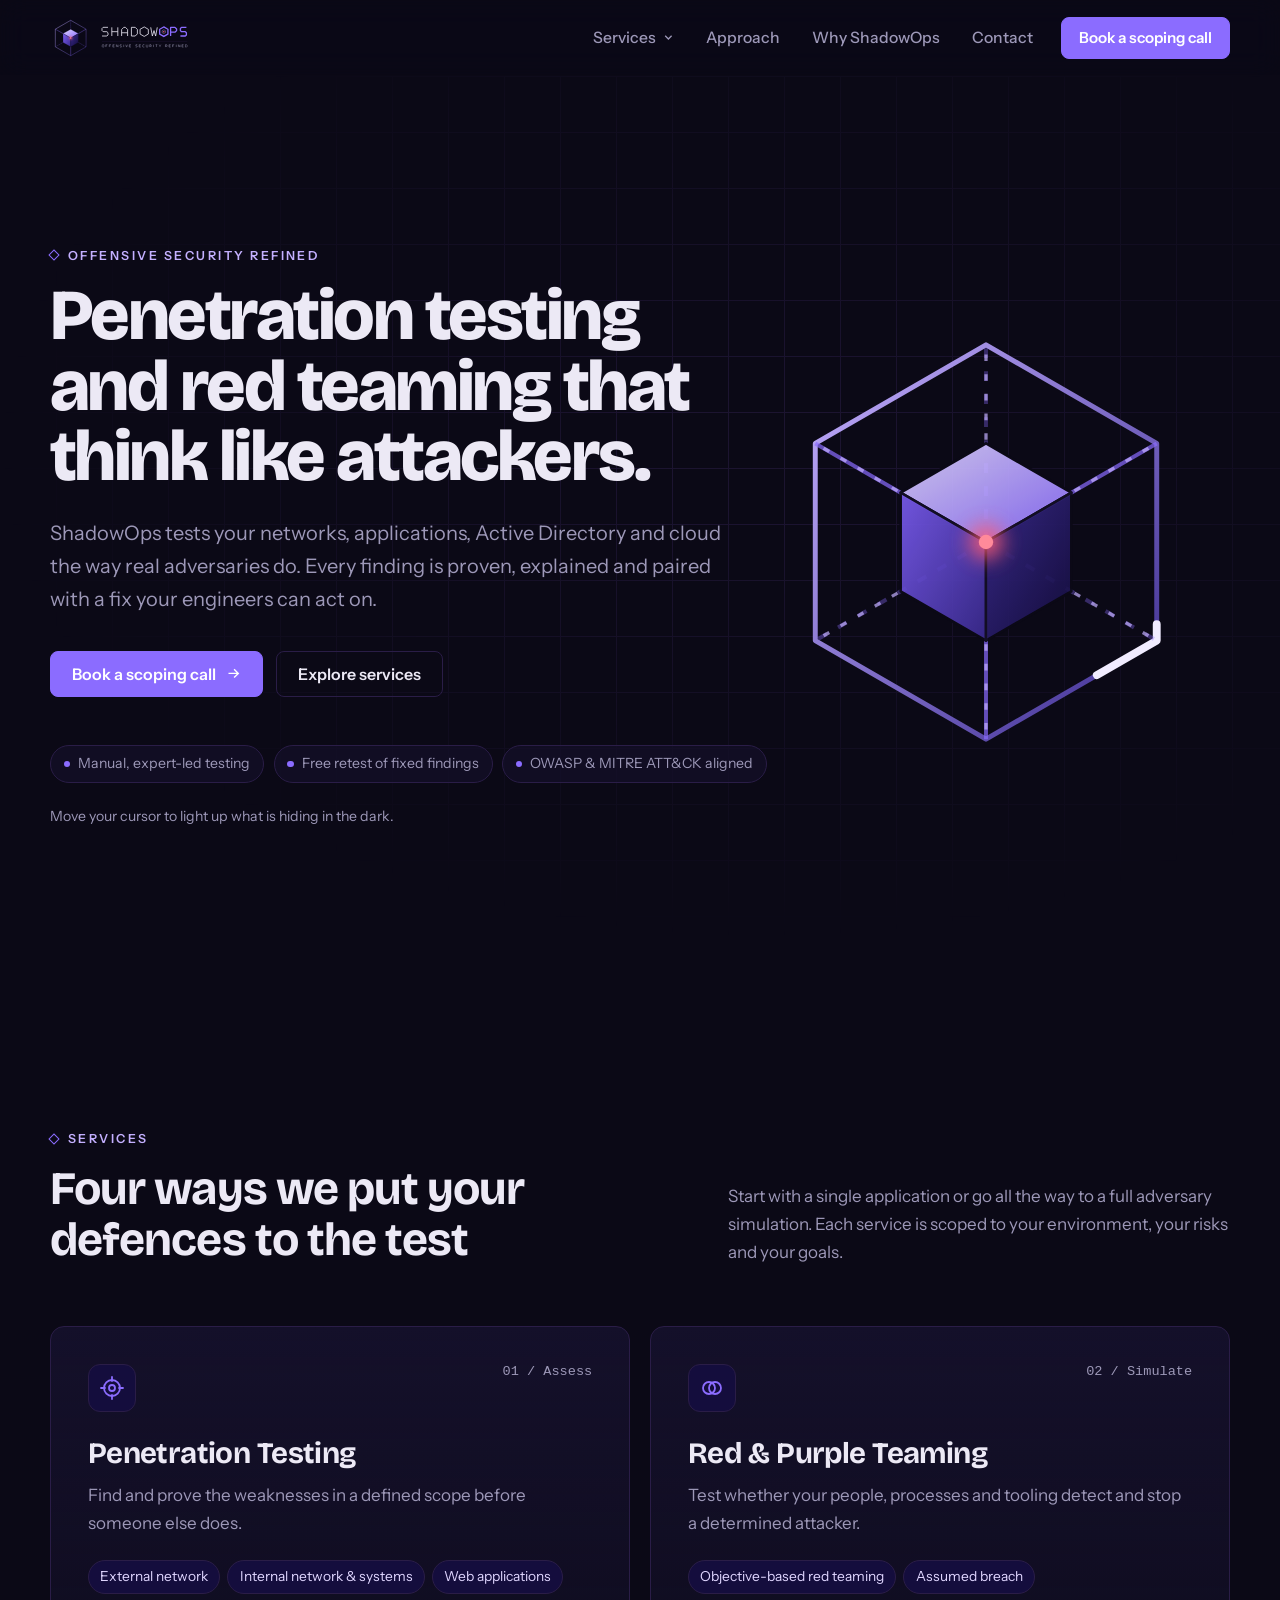
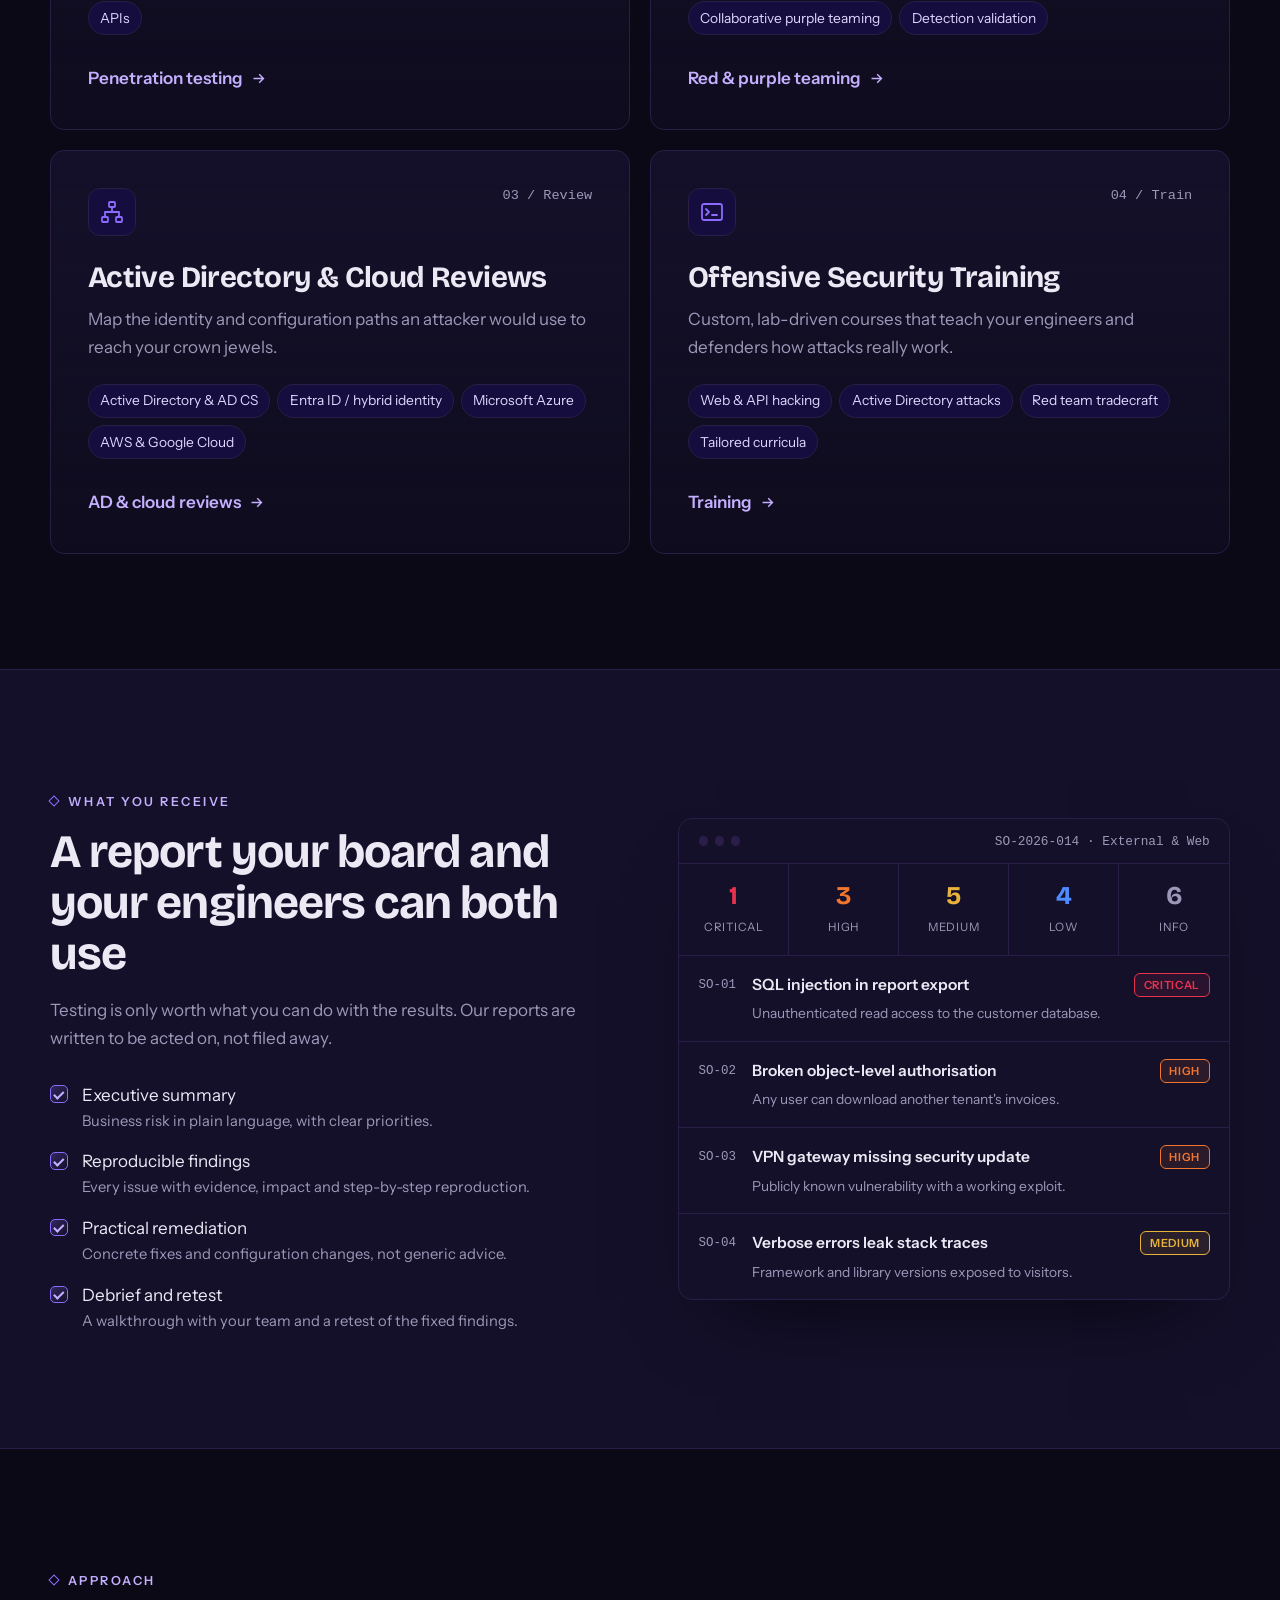
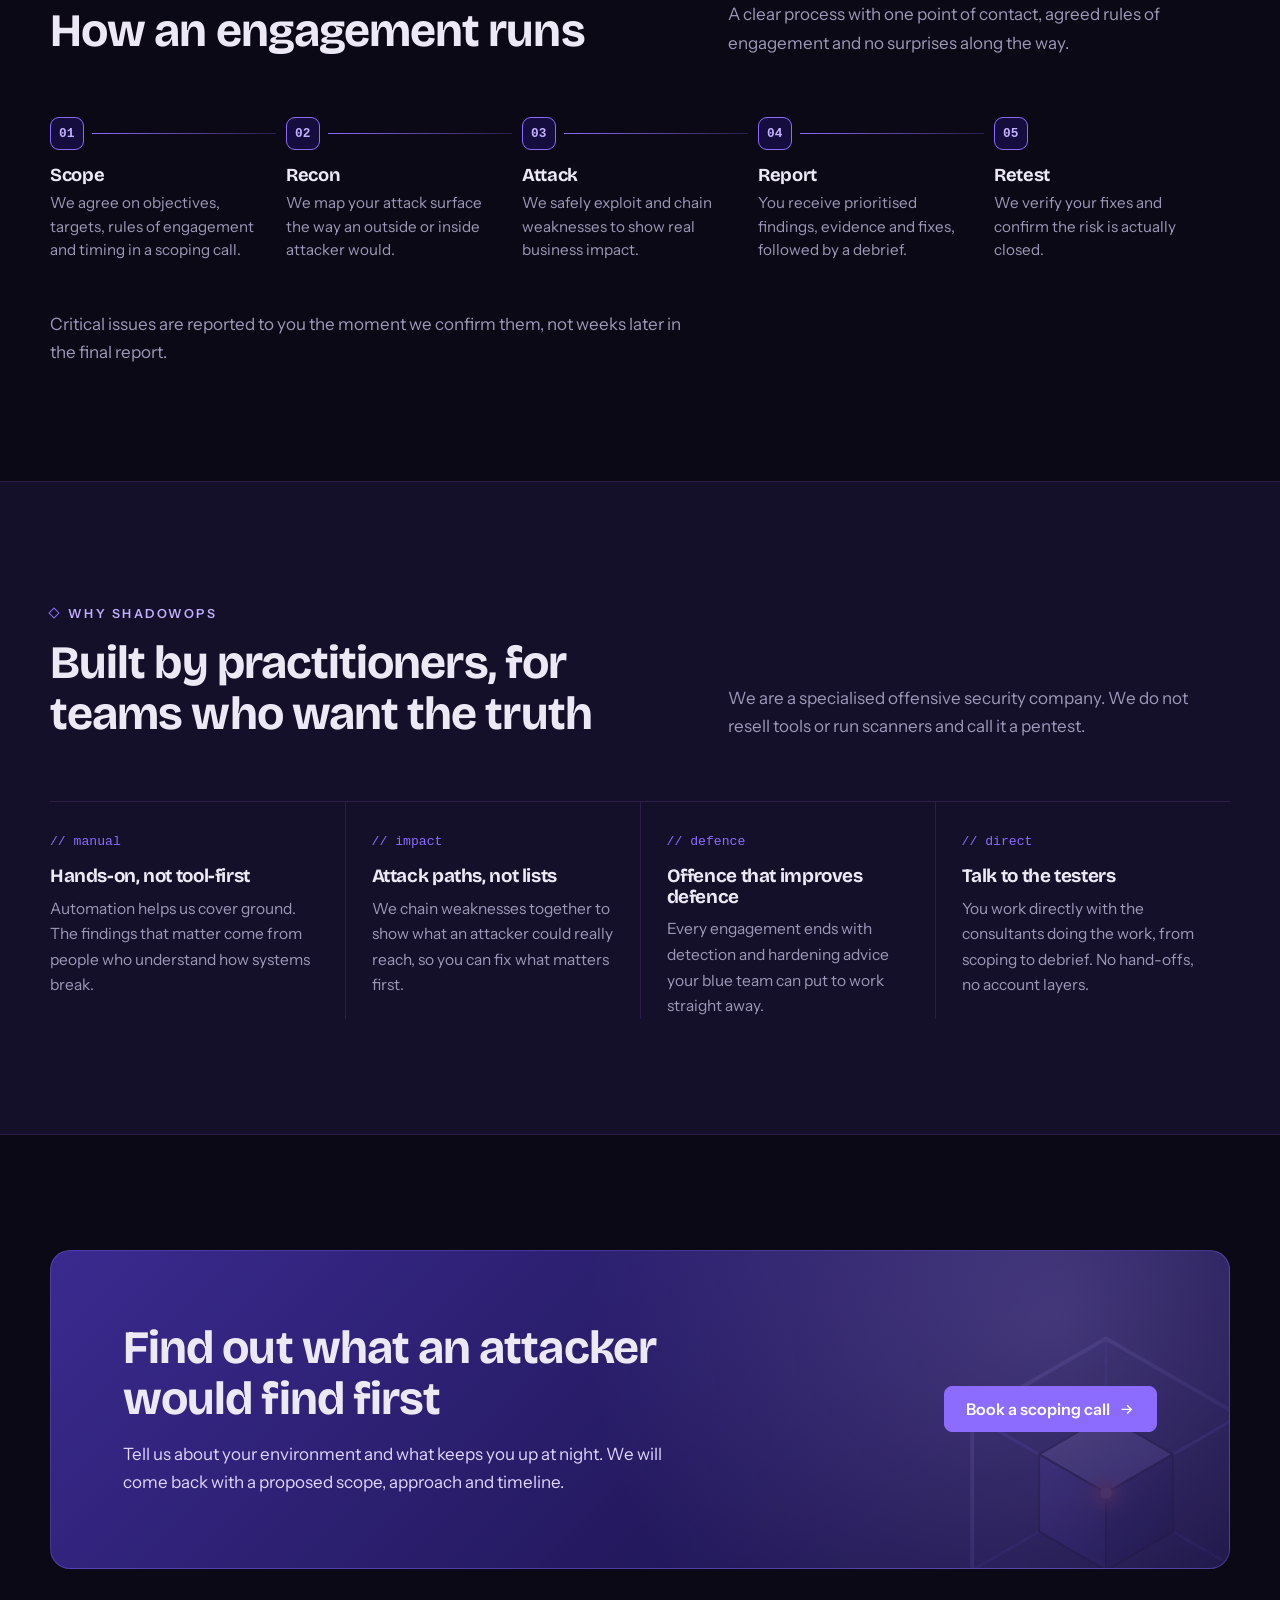
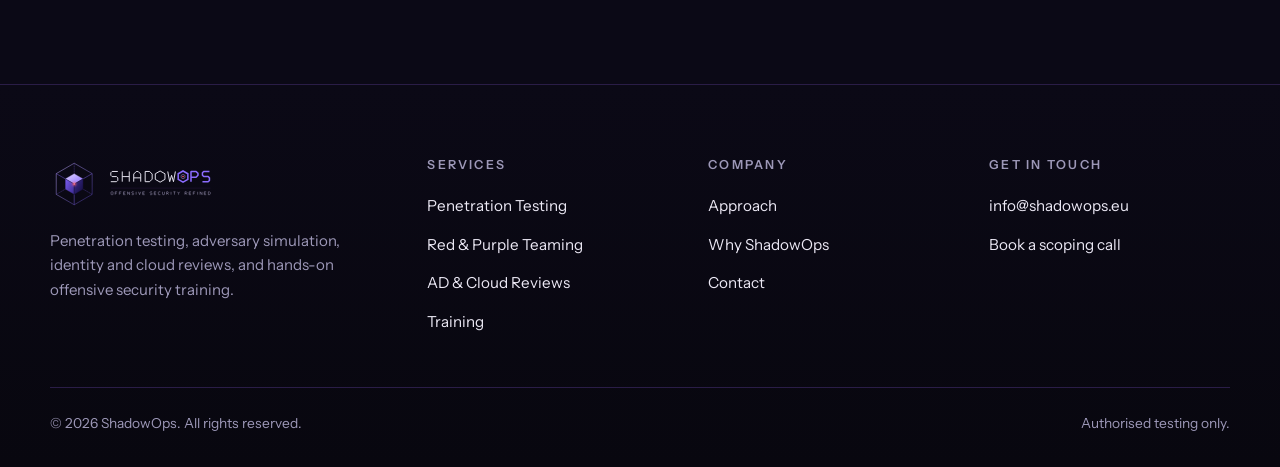
<file: index.html>
<!DOCTYPE html>
<html lang="en">
<head>
<meta charset="utf-8">
<meta name="viewport" content="width=device-width, initial-scale=1">
<title>ShadowOps – Penetration Testing, Red Teaming &amp; Offensive Security Training</title>
<meta name="description" content="ShadowOps tests your networks, web applications, APIs, Active Directory and cloud the way real attackers do, runs red and purple team operations, and trains your engineers hands-on.">
<meta name="theme-color" content="#0B0916">
<link rel="icon" href="favicon.svg" type="image/svg+xml">
<link rel="icon" href="favicon.ico" sizes="48x48">
<link rel="apple-touch-icon" href="apple-touch-icon.png">
<link rel="manifest" href="site.webmanifest">
<meta property="og:type" content="website">
<meta property="og:site_name" content="ShadowOps">
<meta property="og:title" content="ShadowOps – Offensive Security Refined">
<meta property="og:description" content="Penetration testing, red and purple teaming, Active Directory and cloud reviews, and hands-on offensive security training.">
<meta property="og:image" content="assets/brand/og-image.png">
<meta name="twitter:card" content="summary_large_image">
<link rel="preconnect" href="https://fonts.googleapis.com">
<link rel="preconnect" href="https://fonts.gstatic.com" crossorigin>
<link href="https://fonts.googleapis.com/css2?family=Bricolage+Grotesque:opsz,wght@12..96,500;12..96,700;12..96,800&family=Instrument+Sans:wght@400;500;600&display=swap" rel="stylesheet">
<link rel="stylesheet" href="assets/css/site.css">
</head>
<body>
<a class="skip" href="#main">Skip to content</a>

<header class="site-header">
  <div class="wrap">
    <a class="brand" href="index.html" aria-label="ShadowOps home"><img src="assets/brand/shadowops-logo-horizontal-dark.svg" alt="ShadowOps – Offensive Security Refined" width="142" height="46"></a>
    <button class="menu-toggle" aria-expanded="false" aria-controls="nav" aria-label="Open menu">
      <svg class="open" viewBox="0 0 24 24" fill="none" stroke="currentColor" stroke-width="2" stroke-linecap="round"><path d="M4 7h16M4 12h16M4 17h16"/></svg>
      <svg class="close" viewBox="0 0 24 24" fill="none" stroke="currentColor" stroke-width="2" stroke-linecap="round"><path d="M6 6l12 12M18 6 6 18"/></svg>
    </button>
    <nav class="nav" id="nav" aria-label="Main">
      <div class="nav-drop">
        <button type="button" aria-expanded="false" aria-controls="mega">Services <svg viewBox="0 0 24 24" fill="none" stroke="currentColor" stroke-width="2.4"><path d="m6 9 6 6 6-6"/></svg></button>
        <div class="mega" id="mega">
          <a href="penetration-testing.html"><span class="ico"><svg viewBox="0 0 24 24" fill="none" stroke="currentColor" stroke-width="1.8" stroke-linecap="round"><circle cx="12" cy="12" r="8"/><circle cx="12" cy="12" r="3"/><path d="M12 1v4M12 19v4M1 12h4M19 12h4"/></svg></span><strong>Penetration Testing</strong><span>Networks, systems, web applications and APIs</span></a>
          <a href="adversary-simulation.html"><span class="ico"><svg viewBox="0 0 24 24" fill="none" stroke="currentColor" stroke-width="1.8"><circle cx="9" cy="12" r="6"/><circle cx="15" cy="12" r="6"/></svg></span><strong>Red &amp; Purple Teaming</strong><span>Adversary simulation and detection tuning</span></a>
          <a href="security-reviews.html"><span class="ico"><svg viewBox="0 0 24 24" fill="none" stroke="currentColor" stroke-width="1.8" stroke-linejoin="round"><rect x="9" y="2" width="6" height="5" rx="1"/><rect x="2" y="17" width="6" height="5" rx="1"/><rect x="16" y="17" width="6" height="5" rx="1"/><path d="M12 7v5M5 17v-5h14v5"/></svg></span><strong>Active Directory &amp; Cloud</strong><span>Identity and configuration reviews</span></a>
          <a href="training.html"><span class="ico"><svg viewBox="0 0 24 24" fill="none" stroke="currentColor" stroke-width="1.8" stroke-linecap="round" stroke-linejoin="round"><rect x="2" y="4" width="20" height="16" rx="2"/><path d="m6 9 3 3-3 3M12 15h5"/></svg></span><strong>Offensive Security Training</strong><span>Custom, hands-on courses for your team</span></a>
        </div>
      </div>
      <a href="index.html#approach">Approach</a>
      <a href="index.html#why">Why ShadowOps</a>
      <a href="contact.html">Contact</a>
      <a class="btn" href="contact.html">Book a scoping call</a>
    </nav>
  </div>
</header>

<main id="main">

  <!-- HERO -->
  <section class="hero grid-bg" data-light>
    <img class="hero-mark" src="assets/brand/shadowops-mark-animated.svg" alt="" aria-hidden="true" width="460" height="460">
    <div class="found" aria-hidden="true">
      <span style="left:6%;top:16%">/admin reachable without login</span>
      <span style="left:50%;top:12%">storage account "backups-prod" is public</span>
      <span style="left:60%;top:42%">svc_sql is a member of Domain Admins</span>
      <span style="left:10%;top:70%">default credentials on iDRAC</span>
      <span style="left:55%;top:76%">IDOR on /api/v2/invoices/{id}</span>
      <span style="left:30%;top:90%">ESC8: AD CS web enrolment over HTTP</span>
      <span style="left:76%;top:24%">JWT signed with "secret"</span>
      <span style="left:72%;top:60%">EDR blind to LSASS dump via comsvcs</span>
    </div>
    <div class="wrap" data-enter>
      <p class="eyebrow">Offensive Security Refined</p>
      <h1>Penetration testing and red teaming that think like attackers.</h1>
      <p class="lead">ShadowOps tests your networks, applications, Active Directory and cloud the way real adversaries do. Every finding is proven, explained and paired with a fix your engineers can act on.</p>
      <div class="btn-row">
        <a class="btn" href="contact.html">Book a scoping call <svg viewBox="0 0 24 24" fill="none" stroke="currentColor" stroke-width="2"><path d="M5 12h14M13 6l6 6-6 6"/></svg></a>
        <a class="btn ghost" href="#services">Explore services</a>
      </div>
      <div class="hero-facts">
        <span class="chip">Manual, expert-led testing</span>
        <span class="chip">Free retest of fixed findings</span>
        <span class="chip">OWASP &amp; MITRE ATT&amp;CK aligned</span>
      </div>
      <p class="hint" id="hint">Move your cursor to light up what is hiding in the dark.</p>
    </div>
  </section>

  <!-- SERVICES -->
  <section id="services">
    <div class="wrap">
      <div class="section-head">
        <div>
          <p class="eyebrow">Services</p>
          <h2>Four ways we put your defences to the test</h2>
        </div>
        <p class="sub">Start with a single application or go all the way to a full adversary simulation. Each service is scoped to your environment, your risks and your goals.</p>
      </div>

      <div class="pillars">
        <a class="pillar" href="penetration-testing.html">
          <div class="pillar-top">
            <span class="ico"><svg viewBox="0 0 24 24" fill="none" stroke="currentColor" stroke-width="1.8" stroke-linecap="round"><circle cx="12" cy="12" r="8"/><circle cx="12" cy="12" r="3"/><path d="M12 1v4M12 19v4M1 12h4M19 12h4"/></svg></span>
            <span class="num">01 / Assess</span>
          </div>
          <h3>Penetration Testing</h3>
          <p>Find and prove the weaknesses in a defined scope before someone else does.</p>
          <ul><li>External network</li><li>Internal network &amp; systems</li><li>Web applications</li><li>APIs</li></ul>
          <span class="link-arrow">Penetration testing <svg viewBox="0 0 24 24" fill="none" stroke="currentColor" stroke-width="2"><path d="M5 12h14M13 6l6 6-6 6"/></svg></span>
        </a>

        <a class="pillar" href="adversary-simulation.html">
          <div class="pillar-top">
            <span class="ico"><svg viewBox="0 0 24 24" fill="none" stroke="currentColor" stroke-width="1.8"><circle cx="9" cy="12" r="6"/><circle cx="15" cy="12" r="6"/></svg></span>
            <span class="num">02 / Simulate</span>
          </div>
          <h3>Red &amp; Purple Teaming</h3>
          <p>Test whether your people, processes and tooling detect and stop a determined attacker.</p>
          <ul><li>Objective-based red teaming</li><li>Assumed breach</li><li>Collaborative purple teaming</li><li>Detection validation</li></ul>
          <span class="link-arrow">Red &amp; purple teaming <svg viewBox="0 0 24 24" fill="none" stroke="currentColor" stroke-width="2"><path d="M5 12h14M13 6l6 6-6 6"/></svg></span>
        </a>

        <a class="pillar" href="security-reviews.html">
          <div class="pillar-top">
            <span class="ico"><svg viewBox="0 0 24 24" fill="none" stroke="currentColor" stroke-width="1.8" stroke-linejoin="round"><rect x="9" y="2" width="6" height="5" rx="1"/><rect x="2" y="17" width="6" height="5" rx="1"/><rect x="16" y="17" width="6" height="5" rx="1"/><path d="M12 7v5M5 17v-5h14v5"/></svg></span>
            <span class="num">03 / Review</span>
          </div>
          <h3>Active Directory &amp; Cloud Reviews</h3>
          <p>Map the identity and configuration paths an attacker would use to reach your crown jewels.</p>
          <ul><li>Active Directory &amp; AD CS</li><li>Entra ID / hybrid identity</li><li>Microsoft Azure</li><li>AWS &amp; Google Cloud</li></ul>
          <span class="link-arrow">AD &amp; cloud reviews <svg viewBox="0 0 24 24" fill="none" stroke="currentColor" stroke-width="2"><path d="M5 12h14M13 6l6 6-6 6"/></svg></span>
        </a>

        <a class="pillar" href="training.html">
          <div class="pillar-top">
            <span class="ico"><svg viewBox="0 0 24 24" fill="none" stroke="currentColor" stroke-width="1.8" stroke-linecap="round" stroke-linejoin="round"><rect x="2" y="4" width="20" height="16" rx="2"/><path d="m6 9 3 3-3 3M12 15h5"/></svg></span>
            <span class="num">04 / Train</span>
          </div>
          <h3>Offensive Security Training</h3>
          <p>Custom, lab-driven courses that teach your engineers and defenders how attacks really work.</p>
          <ul><li>Web &amp; API hacking</li><li>Active Directory attacks</li><li>Red team tradecraft</li><li>Tailored curricula</li></ul>
          <span class="link-arrow">Training <svg viewBox="0 0 24 24" fill="none" stroke="currentColor" stroke-width="2"><path d="M5 12h14M13 6l6 6-6 6"/></svg></span>
        </a>
      </div>
    </div>
  </section>

  <!-- REPORT -->
  <section class="band" id="report">
    <div class="wrap split">
      <div>
        <p class="eyebrow">What you receive</p>
        <h2>A report your board and your engineers can both use</h2>
        <p class="sub">Testing is only worth what you can do with the results. Our reports are written to be acted on, not filed away.</p>
        <ul class="checklist">
          <li>Executive summary <small>Business risk in plain language, with clear priorities.</small></li>
          <li>Reproducible findings <small>Every issue with evidence, impact and step-by-step reproduction.</small></li>
          <li>Practical remediation <small>Concrete fixes and configuration changes, not generic advice.</small></li>
          <li>Debrief and retest <small>A walkthrough with your team and a retest of the fixed findings.</small></li>
        </ul>
      </div>
      <div class="report" aria-label="Example report summary">
        <div class="report-bar"><span class="dots"><i></i><i></i><i></i></span><span>SO-2026-014 · External &amp; Web</span></div>
        <div class="report-sum">
          <div><b style="color:var(--sev-critical)">1</b><span>Critical</span></div>
          <div><b style="color:var(--sev-high)">3</b><span>High</span></div>
          <div><b style="color:var(--sev-medium)">5</b><span>Medium</span></div>
          <div><b style="color:var(--sev-low)">4</b><span>Low</span></div>
          <div><b style="color:var(--sev-info)">6</b><span>Info</span></div>
        </div>
        <div class="finding"><span class="id">SO-01</span><span class="t">SQL injection in report export</span><span class="sev c">Critical</span><span class="d">Unauthenticated read access to the customer database.</span></div>
        <div class="finding"><span class="id">SO-02</span><span class="t">Broken object-level authorisation</span><span class="sev h">High</span><span class="d">Any user can download another tenant's invoices.</span></div>
        <div class="finding"><span class="id">SO-03</span><span class="t">VPN gateway missing security update</span><span class="sev h">High</span><span class="d">Publicly known vulnerability with a working exploit.</span></div>
        <div class="finding"><span class="id">SO-04</span><span class="t">Verbose errors leak stack traces</span><span class="sev m">Medium</span><span class="d">Framework and library versions exposed to visitors.</span></div>
      </div>
    </div>
  </section>

  <!-- APPROACH -->
  <section id="approach">
    <div class="wrap">
      <div class="section-head">
        <div>
          <p class="eyebrow">Approach</p>
          <h2>How an engagement runs</h2>
        </div>
        <p class="sub">A clear process with one point of contact, agreed rules of engagement and no surprises along the way.</p>
      </div>
      <ol class="steps">
        <li><h3>Scope</h3><p>We agree on objectives, targets, rules of engagement and timing in a scoping call.</p></li>
        <li><h3>Recon</h3><p>We map your attack surface the way an outside or inside attacker would.</p></li>
        <li><h3>Attack</h3><p>We safely exploit and chain weaknesses to show real business impact.</p></li>
        <li><h3>Report</h3><p>You receive prioritised findings, evidence and fixes, followed by a debrief.</p></li>
        <li><h3>Retest</h3><p>We verify your fixes and confirm the risk is actually closed.</p></li>
      </ol>
      <p class="sub" style="margin-top:3rem">Critical issues are reported to you the moment we confirm them, not weeks later in the final report.</p>
    </div>
  </section>

  <!-- WHY -->
  <section class="band" id="why">
    <div class="wrap">
      <div class="section-head">
        <div>
          <p class="eyebrow">Why ShadowOps</p>
          <h2>Built by practitioners, for teams who want the truth</h2>
        </div>
        <p class="sub">We are a specialised offensive security company. We do not resell tools or run scanners and call it a pentest.</p>
      </div>
      <div class="features">
        <div class="feature"><span class="k">// manual</span><h3>Hands-on, not tool-first</h3><p>Automation helps us cover ground. The findings that matter come from people who understand how systems break.</p></div>
        <div class="feature"><span class="k">// impact</span><h3>Attack paths, not lists</h3><p>We chain weaknesses together to show what an attacker could really reach, so you can fix what matters first.</p></div>
        <div class="feature"><span class="k">// defence</span><h3>Offence that improves defence</h3><p>Every engagement ends with detection and hardening advice your blue team can put to work straight away.</p></div>
        <div class="feature"><span class="k">// direct</span><h3>Talk to the testers</h3><p>You work directly with the consultants doing the work, from scoping to debrief. No hand-offs, no account layers.</p></div>
      </div>
    </div>
  </section>

  <!-- CTA -->
  <section id="start">
    <div class="wrap">
      <div class="cta-band">
        <img class="cube" src="assets/brand/shadowops-mark-dark.svg" alt="" aria-hidden="true" width="340" height="340">
        <div>
          <h2>Find out what an attacker would find first</h2>
          <p>Tell us about your environment and what keeps you up at night. We will come back with a proposed scope, approach and timeline.</p>
        </div>
        <div class="btn-row">
          <a class="btn" href="contact.html">Book a scoping call <svg viewBox="0 0 24 24" fill="none" stroke="currentColor" stroke-width="2"><path d="M5 12h14M13 6l6 6-6 6"/></svg></a>
        </div>
      </div>
    </div>
  </section>
</main>

<footer class="site-footer">
  <div class="wrap">
    <div class="foot">
      <div>
        <img src="assets/brand/shadowops-logo-horizontal-dark.svg" alt="ShadowOps" width="166" height="54">
        <p>Penetration testing, adversary simulation, identity and cloud reviews, and hands-on offensive security training.</p>
      </div>
      <div>
        <h4>Services</h4>
        <ul>
          <li><a href="penetration-testing.html">Penetration Testing</a></li>
          <li><a href="adversary-simulation.html">Red &amp; Purple Teaming</a></li>
          <li><a href="security-reviews.html">AD &amp; Cloud Reviews</a></li>
          <li><a href="training.html">Training</a></li>
        </ul>
      </div>
      <div>
        <h4>Company</h4>
        <ul>
          <li><a href="index.html#approach">Approach</a></li>
          <li><a href="index.html#why">Why ShadowOps</a></li>
          <li><a href="contact.html">Contact</a></li>
        </ul>
      </div>
      <div>
        <h4>Get in touch</h4>
        <ul>
          <li><a href="mailto:info@shadowops.eu">info@shadowops.eu</a></li>
          <li><a href="contact.html">Book a scoping call</a></li>
        </ul>
      </div>
    </div>
    <div class="foot-bottom">
      <span>© <span data-year>2026</span> ShadowOps. All rights reserved.</span>
      <span>Authorised testing only.</span>
    </div>
  </div>
</footer>

<script src="assets/js/site.js" defer></script>
</body>
</html>
</file>
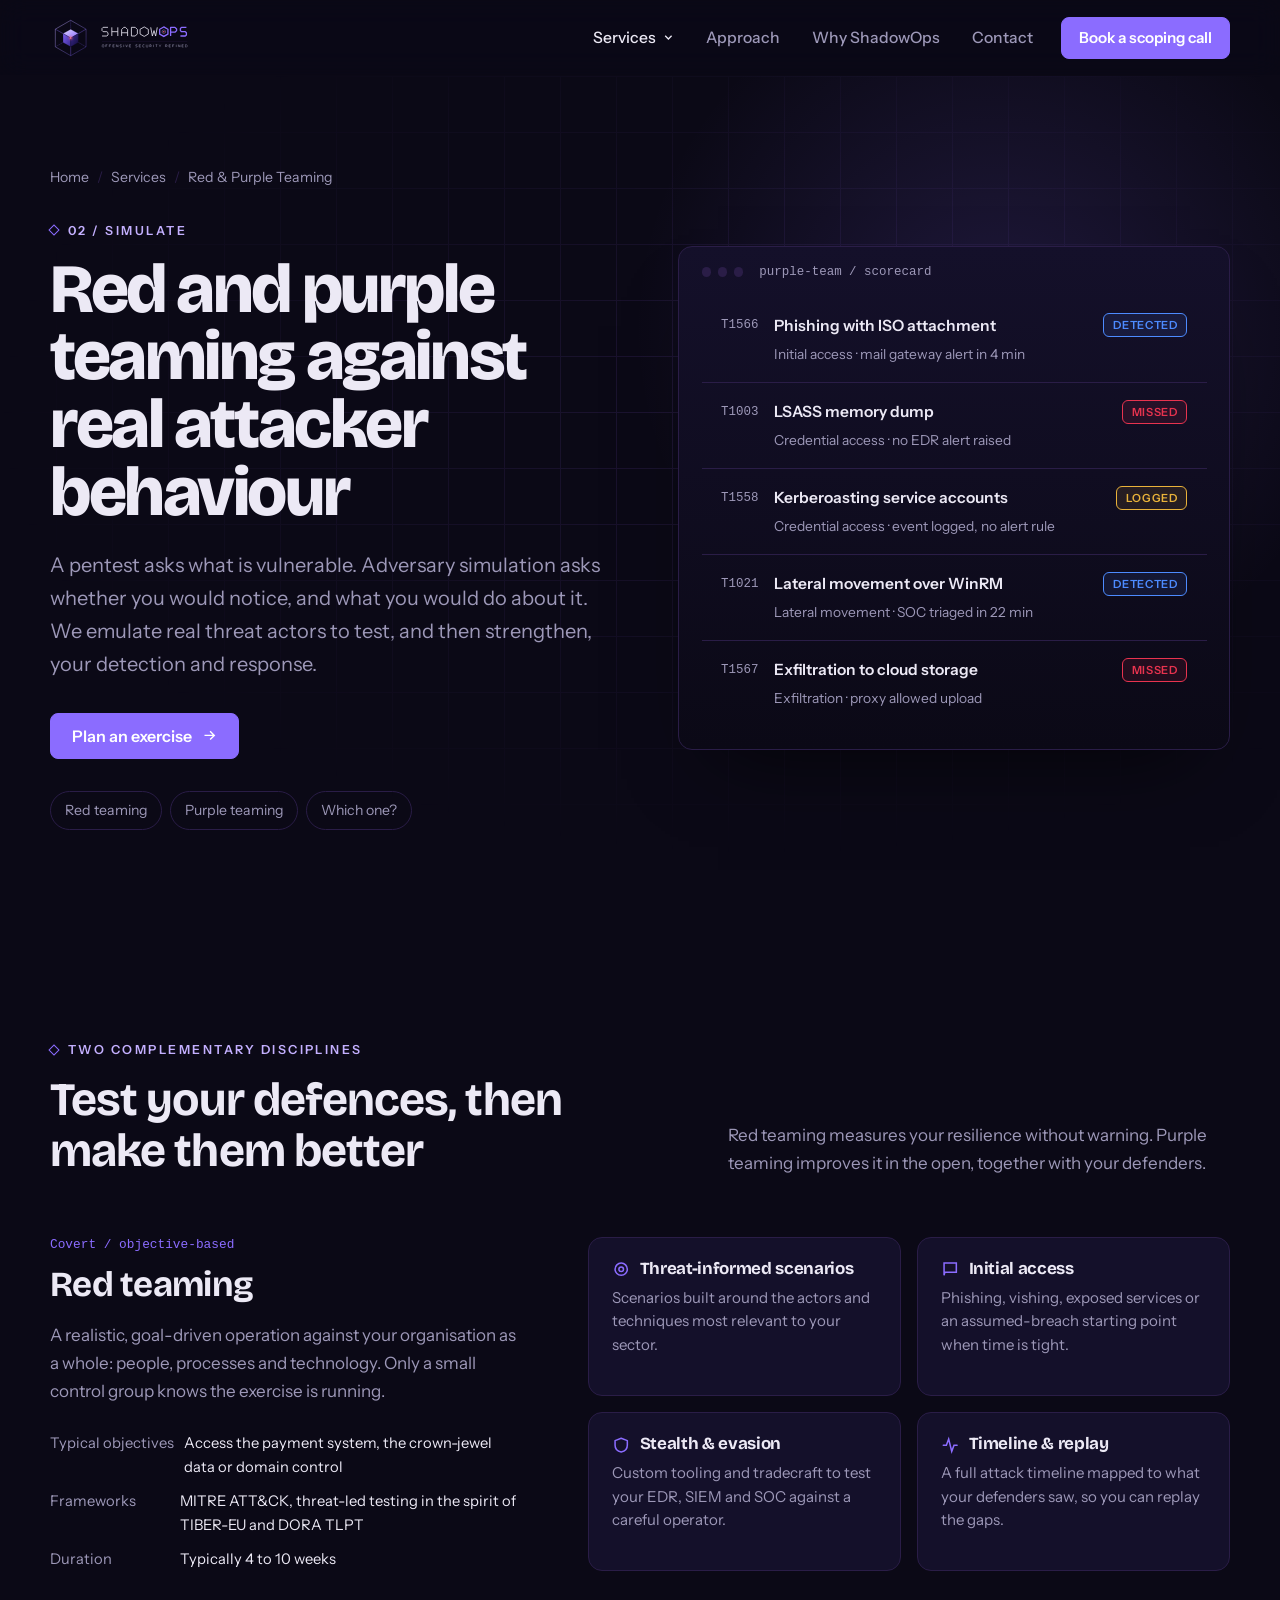
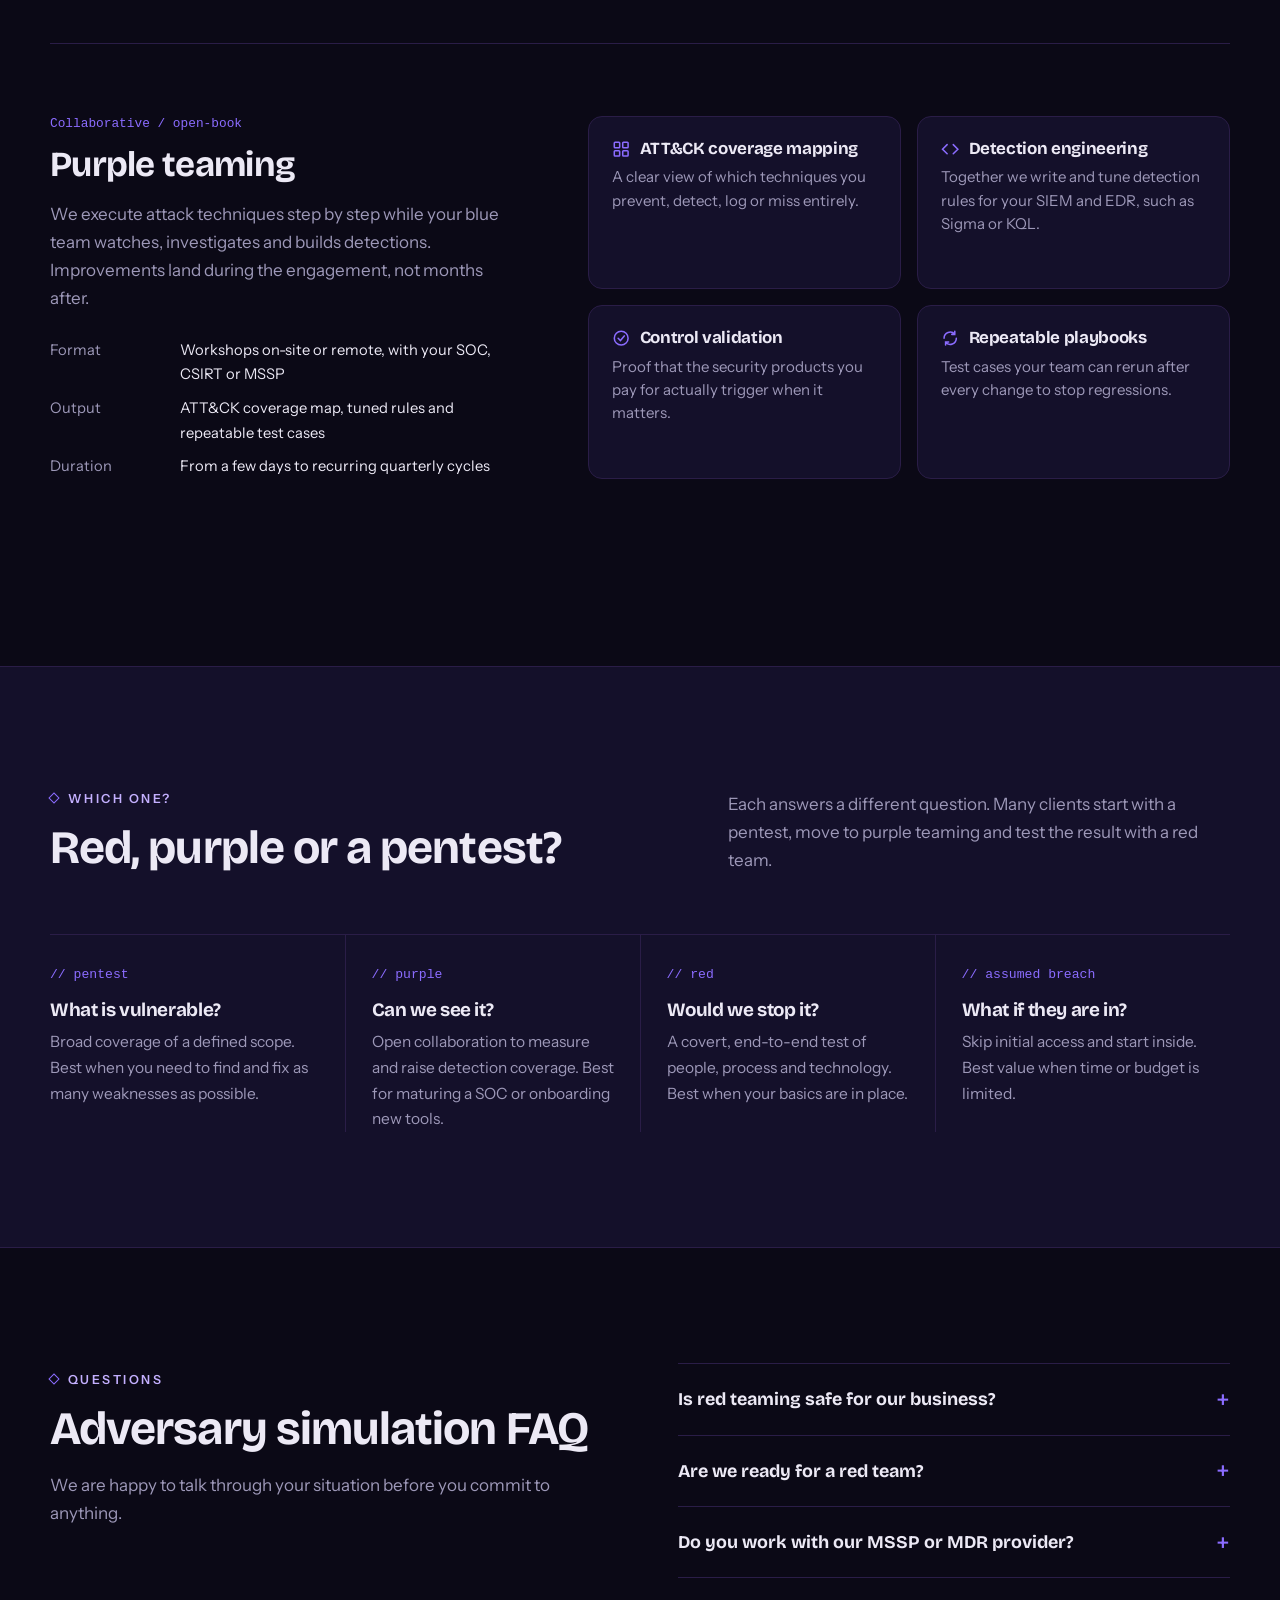
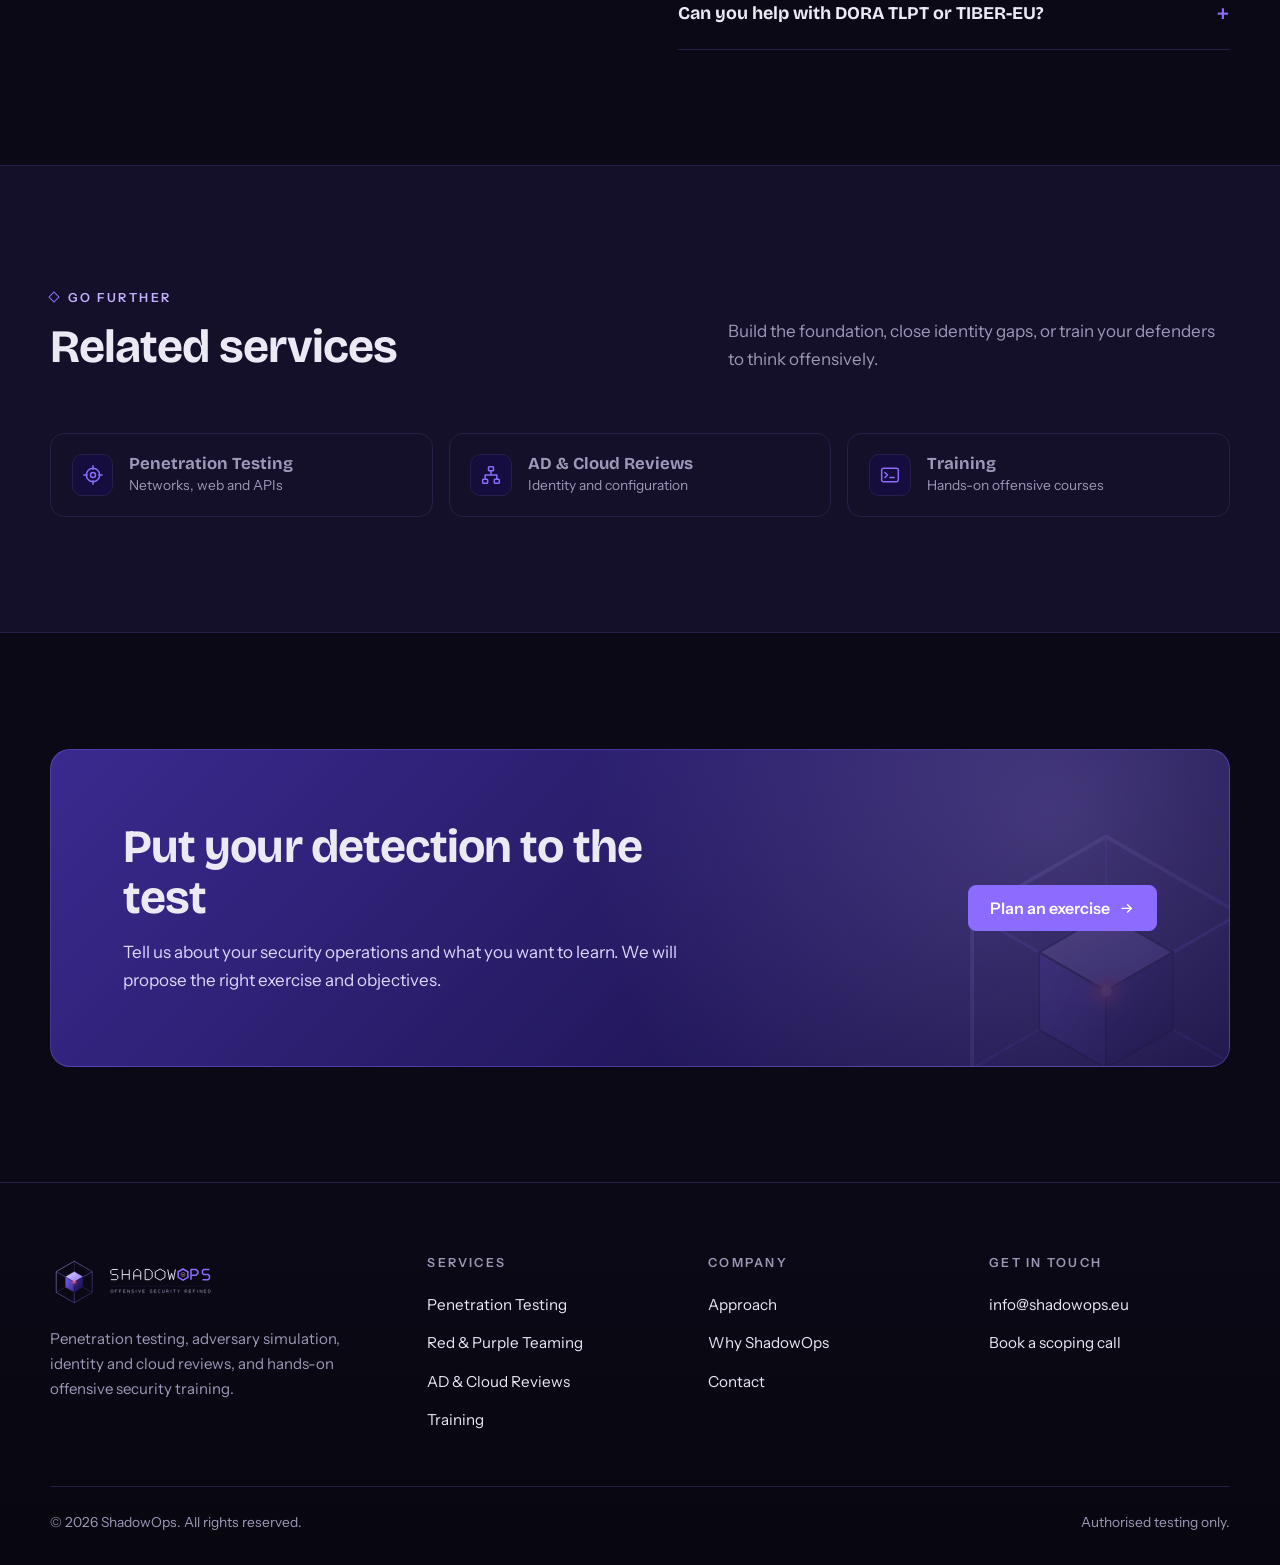
<file: adversary-simulation.html>
<!DOCTYPE html>
<html lang="en">
<head>
<meta charset="utf-8">
<meta name="viewport" content="width=device-width, initial-scale=1">
<title>Red Teaming &amp; Purple Teaming – Adversary Simulation | ShadowOps</title>
<meta name="description" content="Objective-based red team operations and collaborative purple team exercises that test and improve how your organisation detects and responds to real attackers.">
<meta name="theme-color" content="#0B0916">
<link rel="icon" href="favicon.svg" type="image/svg+xml">
<link rel="icon" href="favicon.ico" sizes="48x48">
<link rel="apple-touch-icon" href="apple-touch-icon.png">
<link rel="manifest" href="site.webmanifest">
<meta property="og:type" content="website">
<meta property="og:site_name" content="ShadowOps">
<meta property="og:title" content="Red Teaming &amp; Purple Teaming – Adversary Simulation | ShadowOps">
<meta property="og:description" content="Objective-based red team operations and collaborative purple team exercises that test and improve how your organisation detects and responds to real attackers.">
<meta property="og:image" content="assets/brand/og-image.png">
<meta name="twitter:card" content="summary_large_image">
<link rel="preconnect" href="https://fonts.googleapis.com">
<link rel="preconnect" href="https://fonts.gstatic.com" crossorigin>
<link href="https://fonts.googleapis.com/css2?family=Bricolage+Grotesque:opsz,wght@12..96,500;12..96,700;12..96,800&family=Instrument+Sans:wght@400;500;600&display=swap" rel="stylesheet">
<link rel="stylesheet" href="assets/css/site.css">
</head>
<body>
<a class="skip" href="#main">Skip to content</a>

<header class="site-header">
  <div class="wrap">
    <a class="brand" href="index.html" aria-label="ShadowOps home"><img src="assets/brand/shadowops-logo-horizontal-dark.svg" alt="ShadowOps – Offensive Security Refined" width="142" height="46"></a>
    <button class="menu-toggle" aria-expanded="false" aria-controls="nav" aria-label="Open menu">
      <svg class="open" viewBox="0 0 24 24" fill="none" stroke="currentColor" stroke-width="2" stroke-linecap="round"><path d="M4 7h16M4 12h16M4 17h16"/></svg>
      <svg class="close" viewBox="0 0 24 24" fill="none" stroke="currentColor" stroke-width="2" stroke-linecap="round"><path d="M6 6l12 12M18 6 6 18"/></svg>
    </button>
    <nav class="nav" id="nav" aria-label="Main">
      <div class="nav-drop current">
        <button type="button" aria-expanded="false" aria-controls="mega">Services <svg viewBox="0 0 24 24" fill="none" stroke="currentColor" stroke-width="2.4"><path d="m6 9 6 6 6-6"/></svg></button>
        <div class="mega" id="mega">
          <a href="penetration-testing.html"><span class="ico"><svg viewBox="0 0 24 24" fill="none" stroke="currentColor" stroke-width="1.8" stroke-linecap="round"><circle cx="12" cy="12" r="8"/><circle cx="12" cy="12" r="3"/><path d="M12 1v4M12 19v4M1 12h4M19 12h4"/></svg></span><strong>Penetration Testing</strong><span>Networks, systems, web applications and APIs</span></a>
          <a href="adversary-simulation.html" aria-current="page"><span class="ico"><svg viewBox="0 0 24 24" fill="none" stroke="currentColor" stroke-width="1.8"><circle cx="9" cy="12" r="6"/><circle cx="15" cy="12" r="6"/></svg></span><strong>Red &amp; Purple Teaming</strong><span>Adversary simulation and detection tuning</span></a>
          <a href="security-reviews.html"><span class="ico"><svg viewBox="0 0 24 24" fill="none" stroke="currentColor" stroke-width="1.8" stroke-linejoin="round"><rect x="9" y="2" width="6" height="5" rx="1"/><rect x="2" y="17" width="6" height="5" rx="1"/><rect x="16" y="17" width="6" height="5" rx="1"/><path d="M12 7v5M5 17v-5h14v5"/></svg></span><strong>Active Directory &amp; Cloud</strong><span>Identity and configuration reviews</span></a>
          <a href="training.html"><span class="ico"><svg viewBox="0 0 24 24" fill="none" stroke="currentColor" stroke-width="1.8" stroke-linecap="round" stroke-linejoin="round"><rect x="2" y="4" width="20" height="16" rx="2"/><path d="m6 9 3 3-3 3M12 15h5"/></svg></span><strong>Offensive Security Training</strong><span>Custom, hands-on courses for your team</span></a>
        </div>
      </div>
      <a href="index.html#approach">Approach</a>
      <a href="index.html#why">Why ShadowOps</a>
      <a href="contact.html">Contact</a>
      <a class="btn" href="contact.html">Book a scoping call</a>
    </nav>
  </div>
</header>

<main id="main">
  <section class="page-hero grid-bg">
    <div class="wrap split">
      <div data-enter>
        <ol class="crumbs"><li><a href="index.html">Home</a></li><li><a href="index.html#services">Services</a></li><li aria-current="page">Red &amp; Purple Teaming</li></ol>
        <p class="eyebrow">02 / Simulate</p>
        <h1>Red and purple teaming against real attacker behaviour</h1>
        <p class="lead">A pentest asks what is vulnerable. Adversary simulation asks whether you would notice, and what you would do about it. We emulate real threat actors to test, and then strengthen, your detection and response.</p>
        <div class="btn-row">
          <a class="btn" href="contact.html?service=Red%20or%20purple%20teaming">Plan an exercise <svg viewBox="0 0 24 24" fill="none" stroke="currentColor" stroke-width="2"><path d="M5 12h14M13 6l6 6-6 6"/></svg></a>
        </div>
        <nav class="jump" aria-label="On this page"><a href="#red">Red teaming</a><a href="#purple">Purple teaming</a><a href="#compare">Which one?</a></nav>
      </div>
      <div class="visual" data-enter aria-label="Example purple team scorecard">
        <div class="visual-bar"><i></i><i></i><i></i><span>purple-team / scorecard</span></div>
        <div class="report" style="box-shadow:none;border:0;background:transparent">
          <div class="finding"><span class="id">T1566</span><span class="t">Phishing with ISO attachment</span><span class="sev l">Detected</span><span class="d">Initial access · mail gateway alert in 4 min</span></div>
          <div class="finding"><span class="id">T1003</span><span class="t">LSASS memory dump</span><span class="sev c">Missed</span><span class="d">Credential access · no EDR alert raised</span></div>
          <div class="finding"><span class="id">T1558</span><span class="t">Kerberoasting service accounts</span><span class="sev m">Logged</span><span class="d">Credential access · event logged, no alert rule</span></div>
          <div class="finding"><span class="id">T1021</span><span class="t">Lateral movement over WinRM</span><span class="sev l">Detected</span><span class="d">Lateral movement · SOC triaged in 22 min</span></div>
          <div class="finding"><span class="id">T1567</span><span class="t">Exfiltration to cloud storage</span><span class="sev c">Missed</span><span class="d">Exfiltration · proxy allowed upload</span></div>
        </div>
      </div>
    </div>
  </section>

  <section id="services-detail">
    <div class="wrap">
      <div class="section-head">
        <div><p class="eyebrow">Two complementary disciplines</p><h2>Test your defences, then make them better</h2></div>
        <p class="sub">Red teaming measures your resilience without warning. Purple teaming improves it in the open, together with your defenders.</p>
      </div>

      <article class="svc" id="red">
        <div class="svc-head">
          <span class="tag">Covert / objective-based</span>
          <h3>Red teaming</h3>
          <p>A realistic, goal-driven operation against your organisation as a whole: people, processes and technology. Only a small control group knows the exercise is running.</p>
          <dl class="meta">
            <div><dt>Typical objectives</dt><dd>Access the payment system, the crown-jewel data or domain control</dd></div>
            <div><dt>Frameworks</dt><dd>MITRE ATT&amp;CK, threat-led testing in the spirit of TIBER-EU and DORA TLPT</dd></div>
            <div><dt>Duration</dt><dd>Typically 4 to 10 weeks</dd></div>
          </dl>
        </div>
        <div class="svc-body">
          <div class="tile"><h4><svg viewBox="0 0 24 24" fill="none" stroke="currentColor" stroke-width="2" stroke-linecap="round"><circle cx="12" cy="12" r="8"/><circle cx="12" cy="12" r="3"/></svg>Threat-informed scenarios</h4><p>Scenarios built around the actors and techniques most relevant to your sector.</p></div>
          <div class="tile"><h4><svg viewBox="0 0 24 24" fill="none" stroke="currentColor" stroke-width="2" stroke-linecap="round"><path d="M4 4h16v12H5l-1 4V4Z"/></svg>Initial access</h4><p>Phishing, vishing, exposed services or an assumed-breach starting point when time is tight.</p></div>
          <div class="tile"><h4><svg viewBox="0 0 24 24" fill="none" stroke="currentColor" stroke-width="2" stroke-linejoin="round"><path d="M12 3 4 6v6c0 4.5 3.4 8 8 9 4.6-1 8-4.5 8-9V6l-8-3Z"/></svg>Stealth &amp; evasion</h4><p>Custom tooling and tradecraft to test your EDR, SIEM and SOC against a careful operator.</p></div>
          <div class="tile"><h4><svg viewBox="0 0 24 24" fill="none" stroke="currentColor" stroke-width="2" stroke-linecap="round"><path d="M3 12h4l3-8 4 16 3-8h4"/></svg>Timeline &amp; replay</h4><p>A full attack timeline mapped to what your defenders saw, so you can replay the gaps.</p></div>
        </div>
      </article>

      <article class="svc" id="purple">
        <div class="svc-head">
          <span class="tag">Collaborative / open-book</span>
          <h3>Purple teaming</h3>
          <p>We execute attack techniques step by step while your blue team watches, investigates and builds detections. Improvements land during the engagement, not months after.</p>
          <dl class="meta">
            <div><dt>Format</dt><dd>Workshops on-site or remote, with your SOC, CSIRT or MSSP</dd></div>
            <div><dt>Output</dt><dd>ATT&amp;CK coverage map, tuned rules and repeatable test cases</dd></div>
            <div><dt>Duration</dt><dd>From a few days to recurring quarterly cycles</dd></div>
          </dl>
        </div>
        <div class="svc-body">
          <div class="tile"><h4><svg viewBox="0 0 24 24" fill="none" stroke="currentColor" stroke-width="2" stroke-linejoin="round"><rect x="3" y="3" width="7" height="7" rx="1"/><rect x="14" y="3" width="7" height="7" rx="1"/><rect x="3" y="14" width="7" height="7" rx="1"/><rect x="14" y="14" width="7" height="7" rx="1"/></svg>ATT&amp;CK coverage mapping</h4><p>A clear view of which techniques you prevent, detect, log or miss entirely.</p></div>
          <div class="tile"><h4><svg viewBox="0 0 24 24" fill="none" stroke="currentColor" stroke-width="2" stroke-linecap="round"><path d="m8 6-6 6 6 6M16 6l6 6-6 6"/></svg>Detection engineering</h4><p>Together we write and tune detection rules for your SIEM and EDR, such as Sigma or KQL.</p></div>
          <div class="tile"><h4><svg viewBox="0 0 24 24" fill="none" stroke="currentColor" stroke-width="2" stroke-linecap="round"><circle cx="12" cy="12" r="9"/><path d="m8 12 3 3 5-6"/></svg>Control validation</h4><p>Proof that the security products you pay for actually trigger when it matters.</p></div>
          <div class="tile"><h4><svg viewBox="0 0 24 24" fill="none" stroke="currentColor" stroke-width="2" stroke-linecap="round"><path d="M4 12a8 8 0 0 1 14-5.3M20 12a8 8 0 0 1-14 5.3M18 3v4h-4M6 21v-4h4"/></svg>Repeatable playbooks</h4><p>Test cases your team can rerun after every change to stop regressions.</p></div>
        </div>
      </article>
    </div>
  </section>

  <section class="band" id="compare">
    <div class="wrap">
      <div class="section-head"><div><p class="eyebrow">Which one?</p><h2>Red, purple or a pentest?</h2></div><p class="sub">Each answers a different question. Many clients start with a pentest, move to purple teaming and test the result with a red team.</p></div>
      <div class="features">
        <div class="feature"><span class="k">// pentest</span><h3>What is vulnerable?</h3><p>Broad coverage of a defined scope. Best when you need to find and fix as many weaknesses as possible.</p></div>
        <div class="feature"><span class="k">// purple</span><h3>Can we see it?</h3><p>Open collaboration to measure and raise detection coverage. Best for maturing a SOC or onboarding new tools.</p></div>
        <div class="feature"><span class="k">// red</span><h3>Would we stop it?</h3><p>A covert, end-to-end test of people, process and technology. Best when your basics are in place.</p></div>
        <div class="feature"><span class="k">// assumed breach</span><h3>What if they are in?</h3><p>Skip initial access and start inside. Best value when time or budget is limited.</p></div>
      </div>
    </div>
  </section>

  <section id="faq">
    <div class="wrap split top">
      <div><p class="eyebrow">Questions</p><h2>Adversary simulation FAQ</h2><p class="sub">We are happy to talk through your situation before you commit to anything.</p></div>
      <div class="faq">
        <details><summary>Is red teaming safe for our business?</summary><p>Every operation runs under agreed rules of engagement with a control group on your side. We avoid destructive actions, check in at defined moments and can pause at any time.</p></details>
        <details><summary>Are we ready for a red team?</summary><p>If you have not had regular penetration tests and a functioning detection capability, a red team will mostly confirm what you already suspect. In that case we recommend starting with a pentest or purple teaming.</p></details>
        <details><summary>Do you work with our MSSP or MDR provider?</summary><p>Yes. Purple teaming is often the best way to verify what your provider detects and how quickly they escalate.</p></details>
        <details><summary>Can you help with DORA TLPT or TIBER-EU?</summary><p>Our approach follows the same threat-led principles. Talk to us about your regulatory requirements and we will tell you honestly how we can support you.</p></details>
      </div>
    </div>
  </section>

  <section class="band" id="more">
    <div class="wrap">
      <div class="section-head"><div><p class="eyebrow">Go further</p><h2>Related services</h2></div><p class="sub">Build the foundation, close identity gaps, or train your defenders to think offensively.</p></div>
      <div class="others">
        <a class="other" href="penetration-testing.html"><span class="ico"><svg viewBox="0 0 24 24" fill="none" stroke="currentColor" stroke-width="1.8" stroke-linecap="round"><circle cx="12" cy="12" r="8"/><circle cx="12" cy="12" r="3"/><path d="M12 1v4M12 19v4M1 12h4M19 12h4"/></svg></span><span><strong>Penetration Testing</strong><span>Networks, web and APIs</span></span></a>
        <a class="other" href="security-reviews.html"><span class="ico"><svg viewBox="0 0 24 24" fill="none" stroke="currentColor" stroke-width="1.8" stroke-linejoin="round"><rect x="9" y="2" width="6" height="5" rx="1"/><rect x="2" y="17" width="6" height="5" rx="1"/><rect x="16" y="17" width="6" height="5" rx="1"/><path d="M12 7v5M5 17v-5h14v5"/></svg></span><span><strong>AD &amp; Cloud Reviews</strong><span>Identity and configuration</span></span></a>
        <a class="other" href="training.html"><span class="ico"><svg viewBox="0 0 24 24" fill="none" stroke="currentColor" stroke-width="1.8" stroke-linecap="round" stroke-linejoin="round"><rect x="2" y="4" width="20" height="16" rx="2"/><path d="m6 9 3 3-3 3M12 15h5"/></svg></span><span><strong>Training</strong><span>Hands-on offensive courses</span></span></a>
      </div>
    </div>
  </section>

  <section id="start">
    <div class="wrap">
      <div class="cta-band">
        <img class="cube" src="assets/brand/shadowops-mark-dark.svg" alt="" aria-hidden="true" width="340" height="340">
        <div><h2>Put your detection to the test</h2><p>Tell us about your security operations and what you want to learn. We will propose the right exercise and objectives.</p></div>
        <div class="btn-row"><a class="btn" href="contact.html?service=Red%20or%20purple%20teaming">Plan an exercise <svg viewBox="0 0 24 24" fill="none" stroke="currentColor" stroke-width="2"><path d="M5 12h14M13 6l6 6-6 6"/></svg></a></div>
      </div>
    </div>
  </section>
</main>

<footer class="site-footer">
  <div class="wrap">
    <div class="foot">
      <div>
        <img src="assets/brand/shadowops-logo-horizontal-dark.svg" alt="ShadowOps" width="166" height="54">
        <p>Penetration testing, adversary simulation, identity and cloud reviews, and hands-on offensive security training.</p>
      </div>
      <div>
        <h4>Services</h4>
        <ul>
          <li><a href="penetration-testing.html">Penetration Testing</a></li>
          <li><a href="adversary-simulation.html">Red &amp; Purple Teaming</a></li>
          <li><a href="security-reviews.html">AD &amp; Cloud Reviews</a></li>
          <li><a href="training.html">Training</a></li>
        </ul>
      </div>
      <div>
        <h4>Company</h4>
        <ul>
          <li><a href="index.html#approach">Approach</a></li>
          <li><a href="index.html#why">Why ShadowOps</a></li>
          <li><a href="contact.html">Contact</a></li>
        </ul>
      </div>
      <div>
        <h4>Get in touch</h4>
        <ul>
          <li><a href="mailto:info@shadowops.eu">info@shadowops.eu</a></li>
          <li><a href="contact.html">Book a scoping call</a></li>
        </ul>
      </div>
    </div>
    <div class="foot-bottom">
      <span>© <span data-year>2026</span> ShadowOps. All rights reserved.</span>
      <span>Authorised testing only.</span>
    </div>
  </div>
</footer>

<script src="assets/js/site.js" defer></script>
</body>
</html>
</file>
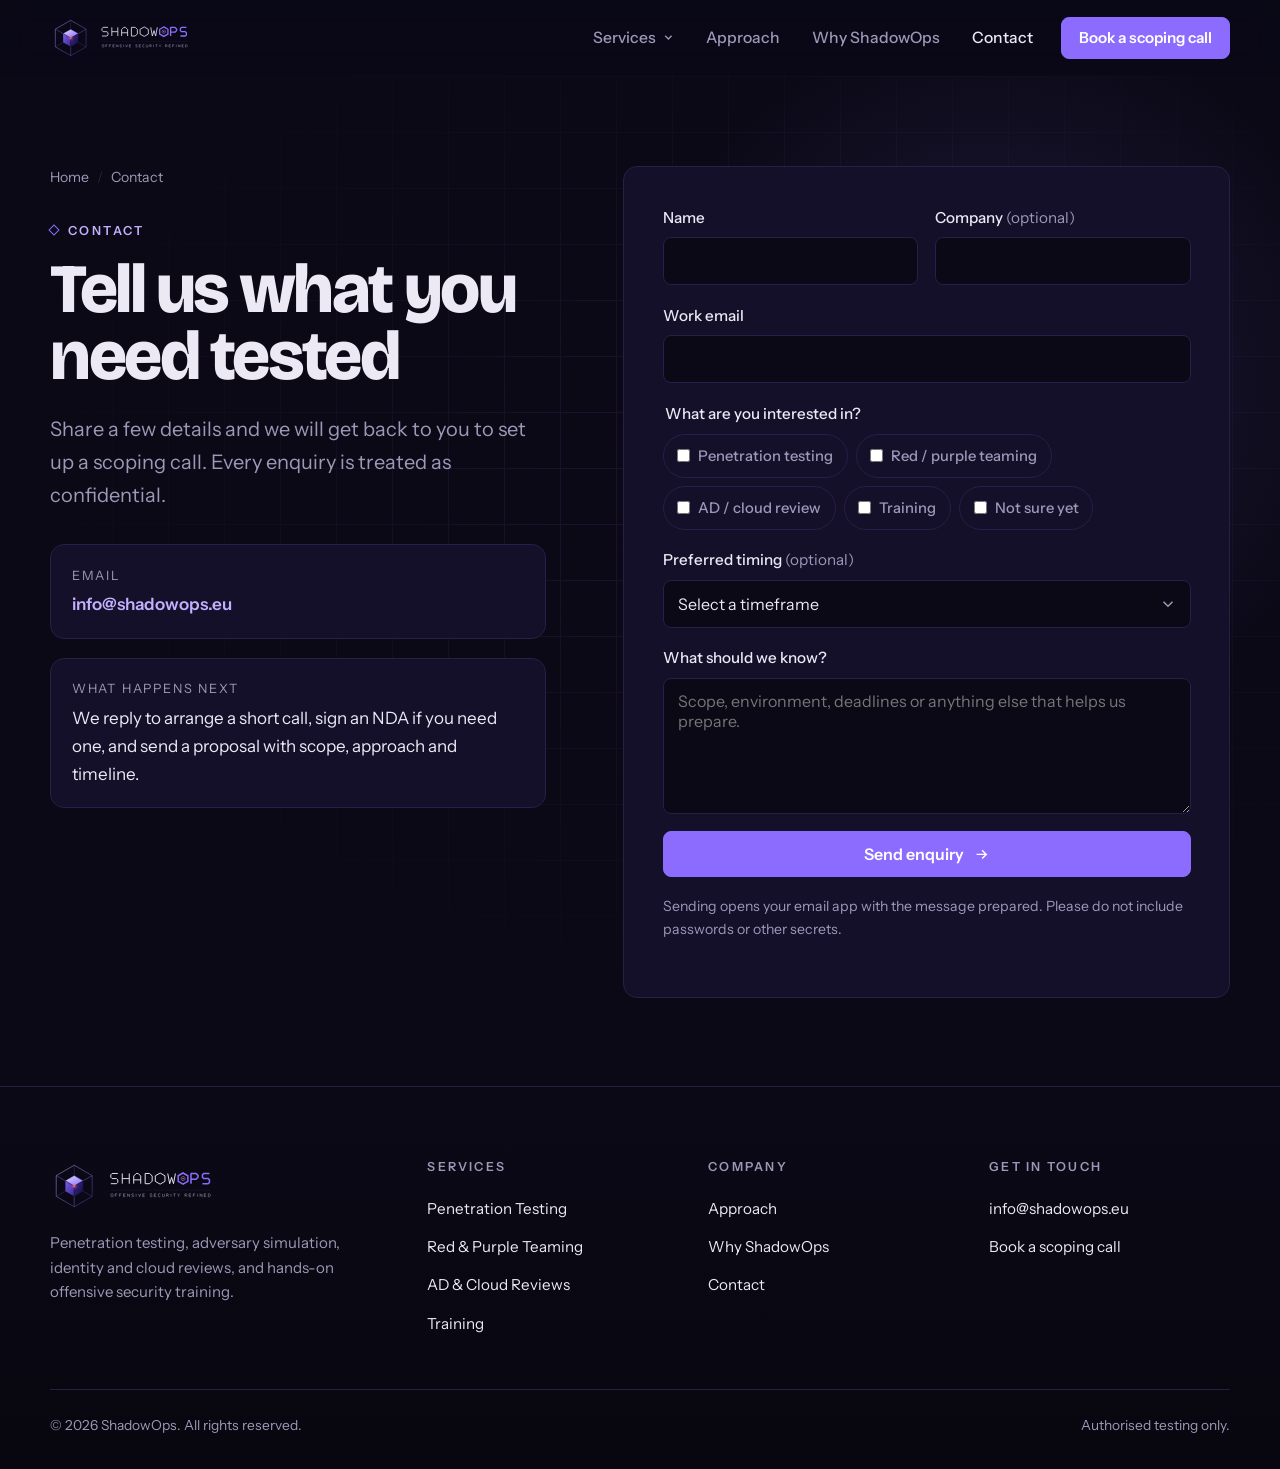
<file: contact.html>
<!DOCTYPE html>
<html lang="en">
<head>
<meta charset="utf-8">
<meta name="viewport" content="width=device-width, initial-scale=1">
<title>Contact – Book a Scoping Call | ShadowOps</title>
<meta name="description" content="Tell ShadowOps what you want tested or trained. We reply with a proposed scope, approach and timeline. All enquiries are treated as confidential.">
<meta name="theme-color" content="#0B0916">
<link rel="icon" href="favicon.svg" type="image/svg+xml">
<link rel="icon" href="favicon.ico" sizes="48x48">
<link rel="apple-touch-icon" href="apple-touch-icon.png">
<link rel="manifest" href="site.webmanifest">
<meta property="og:type" content="website">
<meta property="og:site_name" content="ShadowOps">
<meta property="og:title" content="Contact – Book a Scoping Call | ShadowOps">
<meta property="og:description" content="Tell ShadowOps what you want tested or trained. We reply with a proposed scope, approach and timeline. All enquiries are treated as confidential.">
<meta property="og:image" content="assets/brand/og-image.png">
<meta name="twitter:card" content="summary_large_image">
<link rel="preconnect" href="https://fonts.googleapis.com">
<link rel="preconnect" href="https://fonts.gstatic.com" crossorigin>
<link href="https://fonts.googleapis.com/css2?family=Bricolage+Grotesque:opsz,wght@12..96,500;12..96,700;12..96,800&family=Instrument+Sans:wght@400;500;600&display=swap" rel="stylesheet">
<link rel="stylesheet" href="assets/css/site.css">
</head>
<body>
<a class="skip" href="#main">Skip to content</a>

<header class="site-header">
  <div class="wrap">
    <a class="brand" href="index.html" aria-label="ShadowOps home"><img src="assets/brand/shadowops-logo-horizontal-dark.svg" alt="ShadowOps – Offensive Security Refined" width="142" height="46"></a>
    <button class="menu-toggle" aria-expanded="false" aria-controls="nav" aria-label="Open menu">
      <svg class="open" viewBox="0 0 24 24" fill="none" stroke="currentColor" stroke-width="2" stroke-linecap="round"><path d="M4 7h16M4 12h16M4 17h16"/></svg>
      <svg class="close" viewBox="0 0 24 24" fill="none" stroke="currentColor" stroke-width="2" stroke-linecap="round"><path d="M6 6l12 12M18 6 6 18"/></svg>
    </button>
    <nav class="nav" id="nav" aria-label="Main">
      <div class="nav-drop">
        <button type="button" aria-expanded="false" aria-controls="mega">Services <svg viewBox="0 0 24 24" fill="none" stroke="currentColor" stroke-width="2.4"><path d="m6 9 6 6 6-6"/></svg></button>
        <div class="mega" id="mega">
          <a href="penetration-testing.html"><span class="ico"><svg viewBox="0 0 24 24" fill="none" stroke="currentColor" stroke-width="1.8" stroke-linecap="round"><circle cx="12" cy="12" r="8"/><circle cx="12" cy="12" r="3"/><path d="M12 1v4M12 19v4M1 12h4M19 12h4"/></svg></span><strong>Penetration Testing</strong><span>Networks, systems, web applications and APIs</span></a>
          <a href="adversary-simulation.html"><span class="ico"><svg viewBox="0 0 24 24" fill="none" stroke="currentColor" stroke-width="1.8"><circle cx="9" cy="12" r="6"/><circle cx="15" cy="12" r="6"/></svg></span><strong>Red &amp; Purple Teaming</strong><span>Adversary simulation and detection tuning</span></a>
          <a href="security-reviews.html"><span class="ico"><svg viewBox="0 0 24 24" fill="none" stroke="currentColor" stroke-width="1.8" stroke-linejoin="round"><rect x="9" y="2" width="6" height="5" rx="1"/><rect x="2" y="17" width="6" height="5" rx="1"/><rect x="16" y="17" width="6" height="5" rx="1"/><path d="M12 7v5M5 17v-5h14v5"/></svg></span><strong>Active Directory &amp; Cloud</strong><span>Identity and configuration reviews</span></a>
          <a href="training.html"><span class="ico"><svg viewBox="0 0 24 24" fill="none" stroke="currentColor" stroke-width="1.8" stroke-linecap="round" stroke-linejoin="round"><rect x="2" y="4" width="20" height="16" rx="2"/><path d="m6 9 3 3-3 3M12 15h5"/></svg></span><strong>Offensive Security Training</strong><span>Custom, hands-on courses for your team</span></a>
        </div>
      </div>
      <a href="index.html#approach">Approach</a>
      <a href="index.html#why">Why ShadowOps</a>
      <a href="contact.html" aria-current="page">Contact</a>
      <a class="btn" href="contact.html">Book a scoping call</a>
    </nav>
  </div>
</header>

<main id="main">
  <section class="page-hero grid-bg" id="contact">
    <div class="wrap contact-grid">
      <div data-enter>
        <ol class="crumbs"><li><a href="index.html">Home</a></li><li aria-current="page">Contact</li></ol>
        <p class="eyebrow">Contact</p>
        <h1>Tell us what you need tested</h1>
        <p class="lead">Share a few details and we will get back to you to set up a scoping call. Every enquiry is treated as confidential.</p>
        <dl class="contact-info">
          <div><dt>Email</dt><dd><a href="mailto:info@shadowops.eu">info@shadowops.eu</a></dd></div>
          <div><dt>What happens next</dt><dd>We reply to arrange a short call, sign an NDA if you need one, and send a proposal with scope, approach and timeline.</dd></div>
        </dl>
      </div>

      <form class="card" id="contact-form" novalidate data-enter>
        <div class="field-row">
          <label>Name <input name="name" required autocomplete="name"></label>
          <label><span>Company <span class="opt">(optional)</span></span><input name="company" autocomplete="organization"></label>
        </div>
        <label>Work email <input name="email" type="email" required autocomplete="email"></label>
        <fieldset>
          <legend>What are you interested in?</legend>
          <div class="checks">
            <label><input type="checkbox" name="service" value="Penetration testing"> Penetration testing</label>
            <label><input type="checkbox" name="service" value="Red or purple teaming"> Red / purple teaming</label>
            <label><input type="checkbox" name="service" value="AD or cloud review"> AD / cloud review</label>
            <label><input type="checkbox" name="service" value="Training"> Training</label>
            <label><input type="checkbox" name="service" value="Not sure yet"> Not sure yet</label>
          </div>
        </fieldset>
        <label><span>Preferred timing <span class="opt">(optional)</span></span>
          <select name="timing">
            <option value="">Select a timeframe</option>
            <option>As soon as possible</option>
            <option>Within 1 to 3 months</option>
            <option>Later this year</option>
            <option>Just exploring</option>
          </select>
        </label>
        <label>What should we know? <textarea name="message" placeholder="Scope, environment, deadlines or anything else that helps us prepare."></textarea></label>
        <button class="btn" type="submit">Send enquiry <svg viewBox="0 0 24 24" fill="none" stroke="currentColor" stroke-width="2"><path d="M5 12h14M13 6l6 6-6 6"/></svg></button>
        <p class="note">Sending opens your email app with the message prepared. Please do not include passwords or other secrets.</p>
        <p class="form-status" id="form-status" role="status"></p>
      </form>
    </div>
  </section>
</main>

<footer class="site-footer">
  <div class="wrap">
    <div class="foot">
      <div>
        <img src="assets/brand/shadowops-logo-horizontal-dark.svg" alt="ShadowOps" width="166" height="54">
        <p>Penetration testing, adversary simulation, identity and cloud reviews, and hands-on offensive security training.</p>
      </div>
      <div>
        <h4>Services</h4>
        <ul>
          <li><a href="penetration-testing.html">Penetration Testing</a></li>
          <li><a href="adversary-simulation.html">Red &amp; Purple Teaming</a></li>
          <li><a href="security-reviews.html">AD &amp; Cloud Reviews</a></li>
          <li><a href="training.html">Training</a></li>
        </ul>
      </div>
      <div>
        <h4>Company</h4>
        <ul>
          <li><a href="index.html#approach">Approach</a></li>
          <li><a href="index.html#why">Why ShadowOps</a></li>
          <li><a href="contact.html">Contact</a></li>
        </ul>
      </div>
      <div>
        <h4>Get in touch</h4>
        <ul>
          <li><a href="mailto:info@shadowops.eu">info@shadowops.eu</a></li>
          <li><a href="contact.html">Book a scoping call</a></li>
        </ul>
      </div>
    </div>
    <div class="foot-bottom">
      <span>© <span data-year>2026</span> ShadowOps. All rights reserved.</span>
      <span>Authorised testing only.</span>
    </div>
  </div>
</footer>

<script src="assets/js/site.js" defer></script>
</body>
</html>
</file>
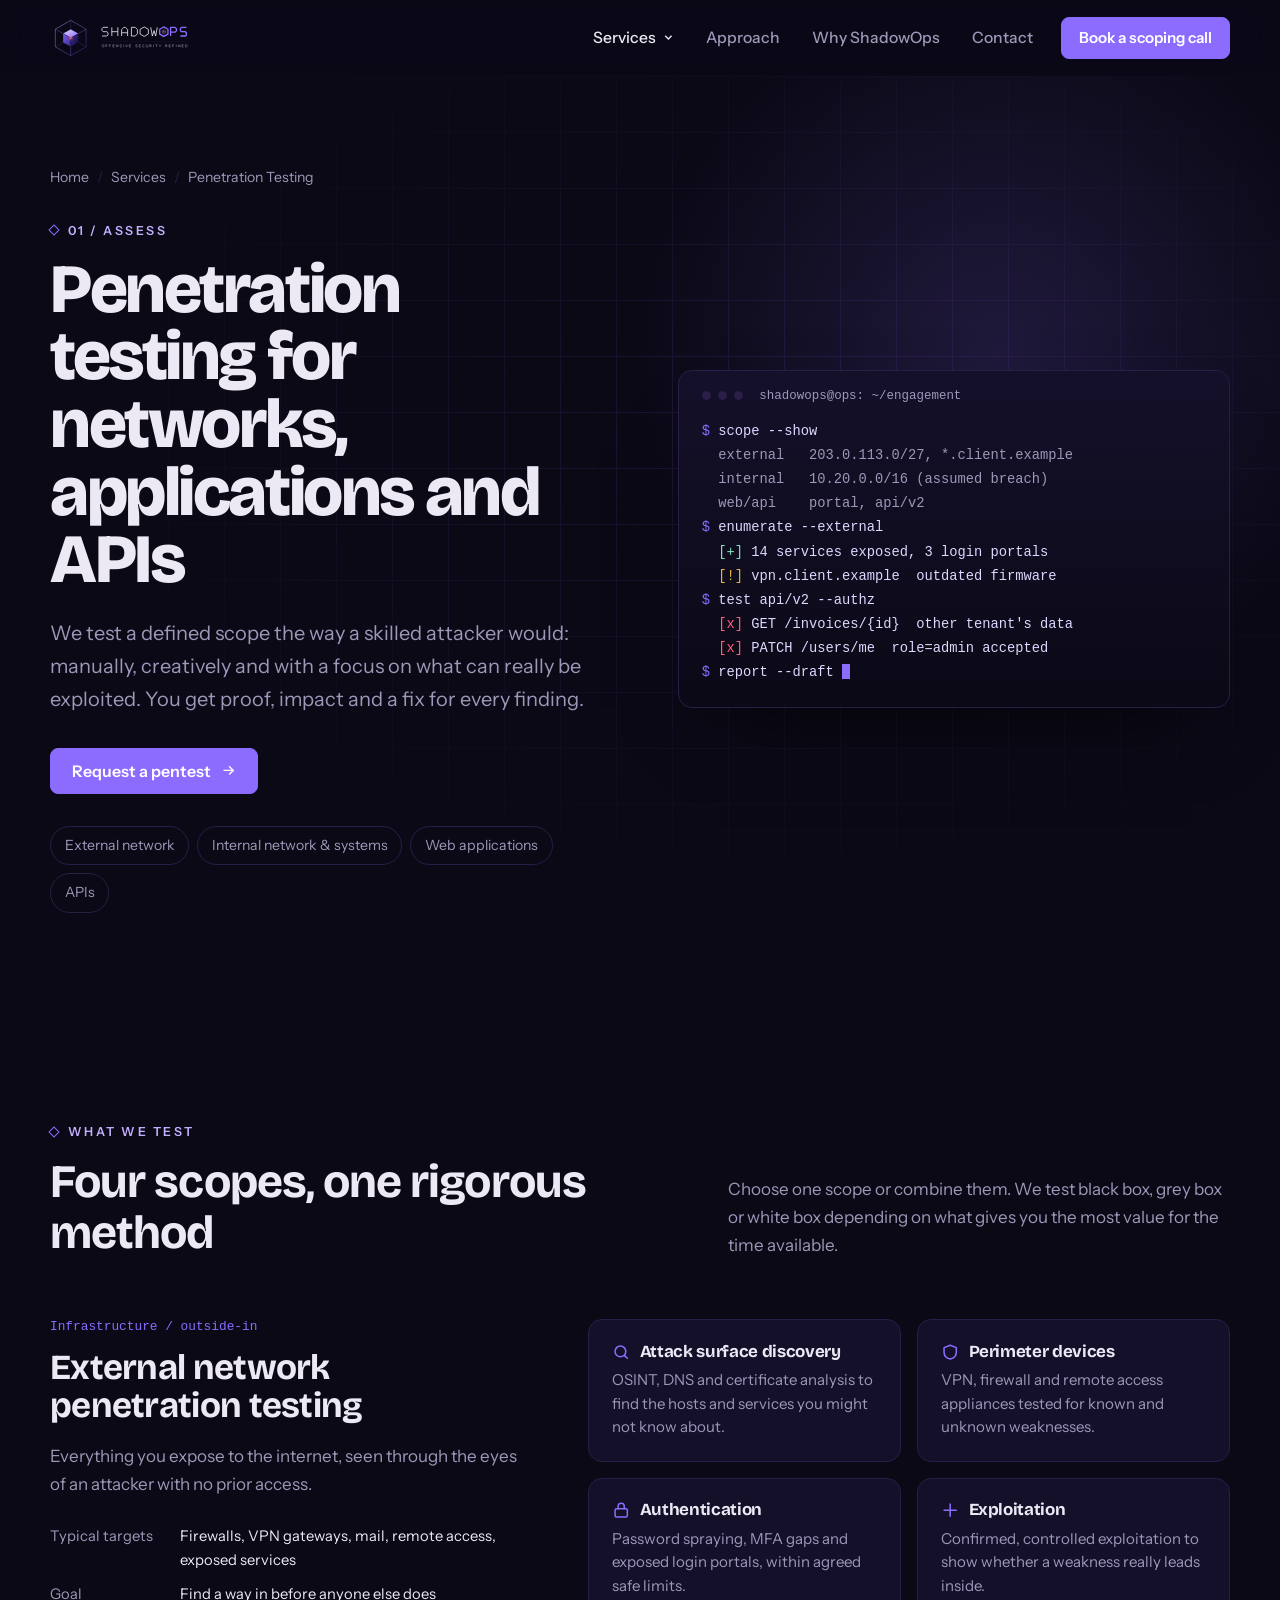
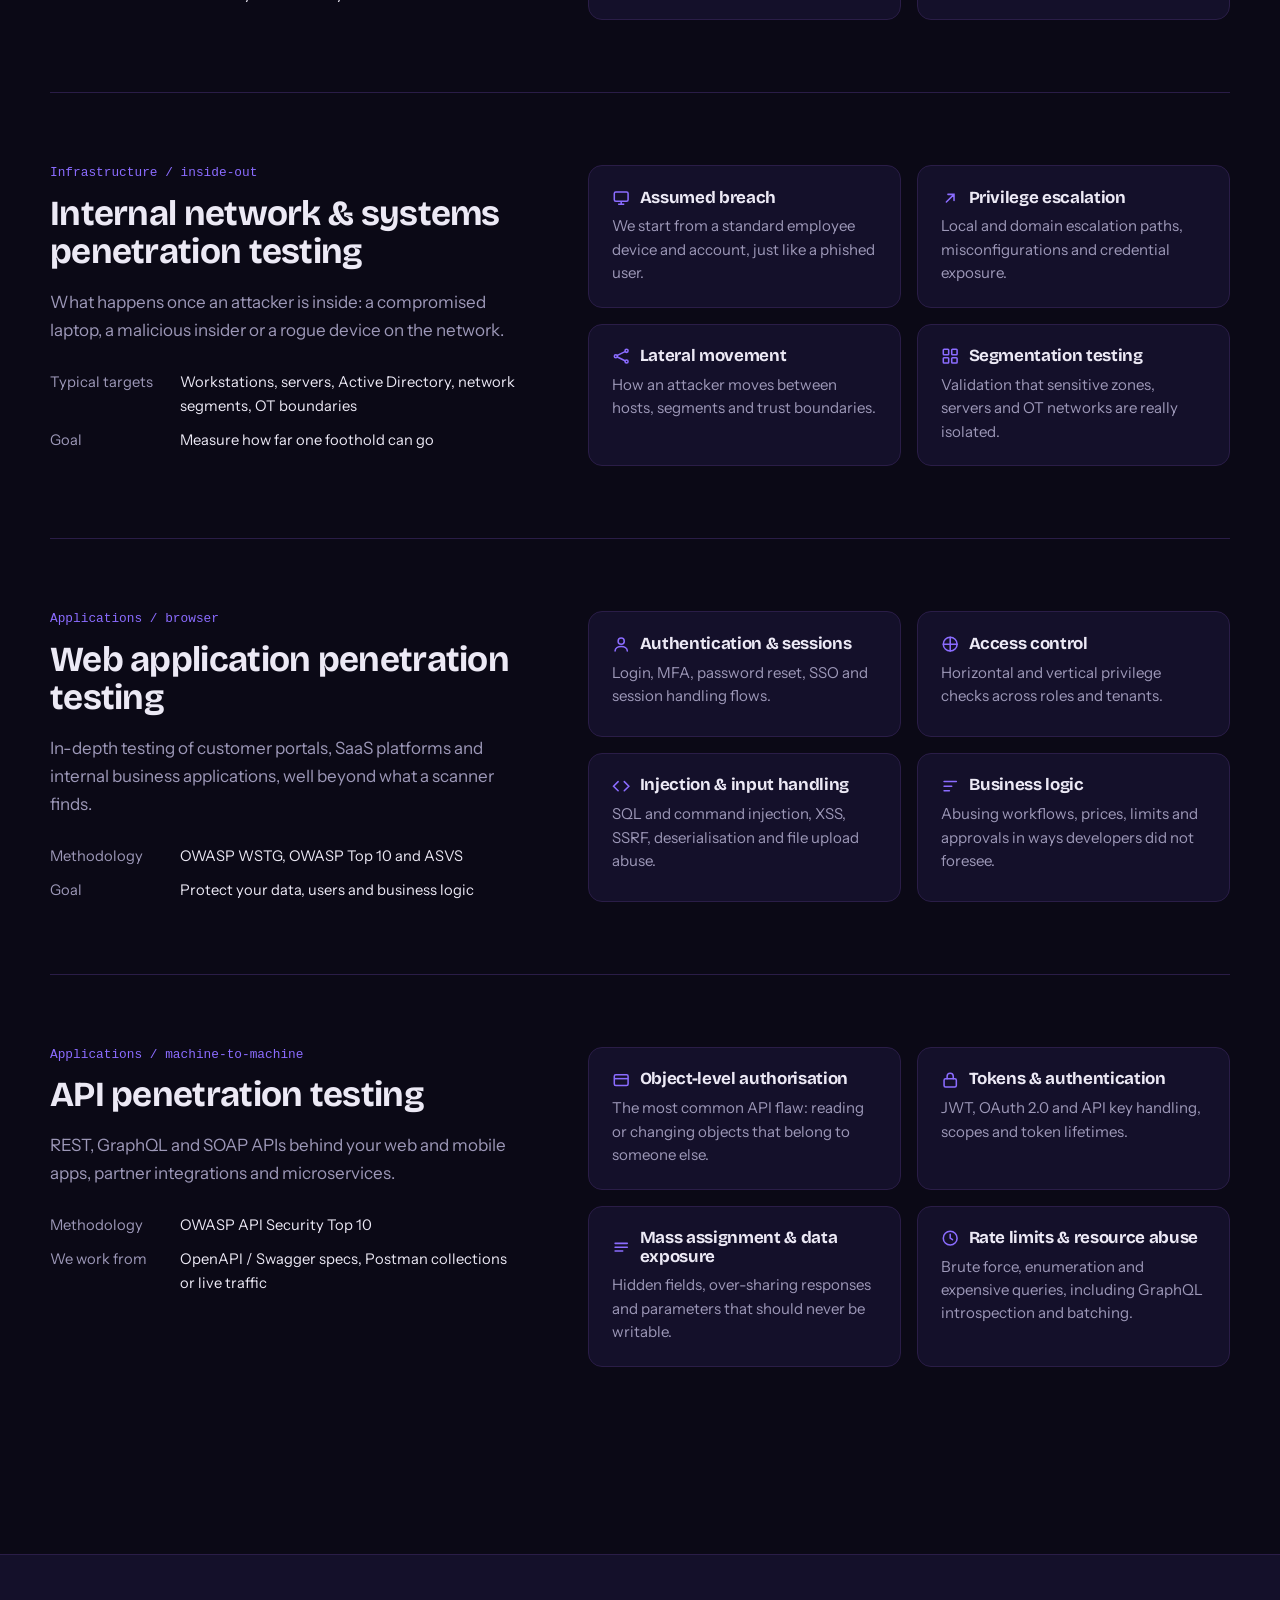
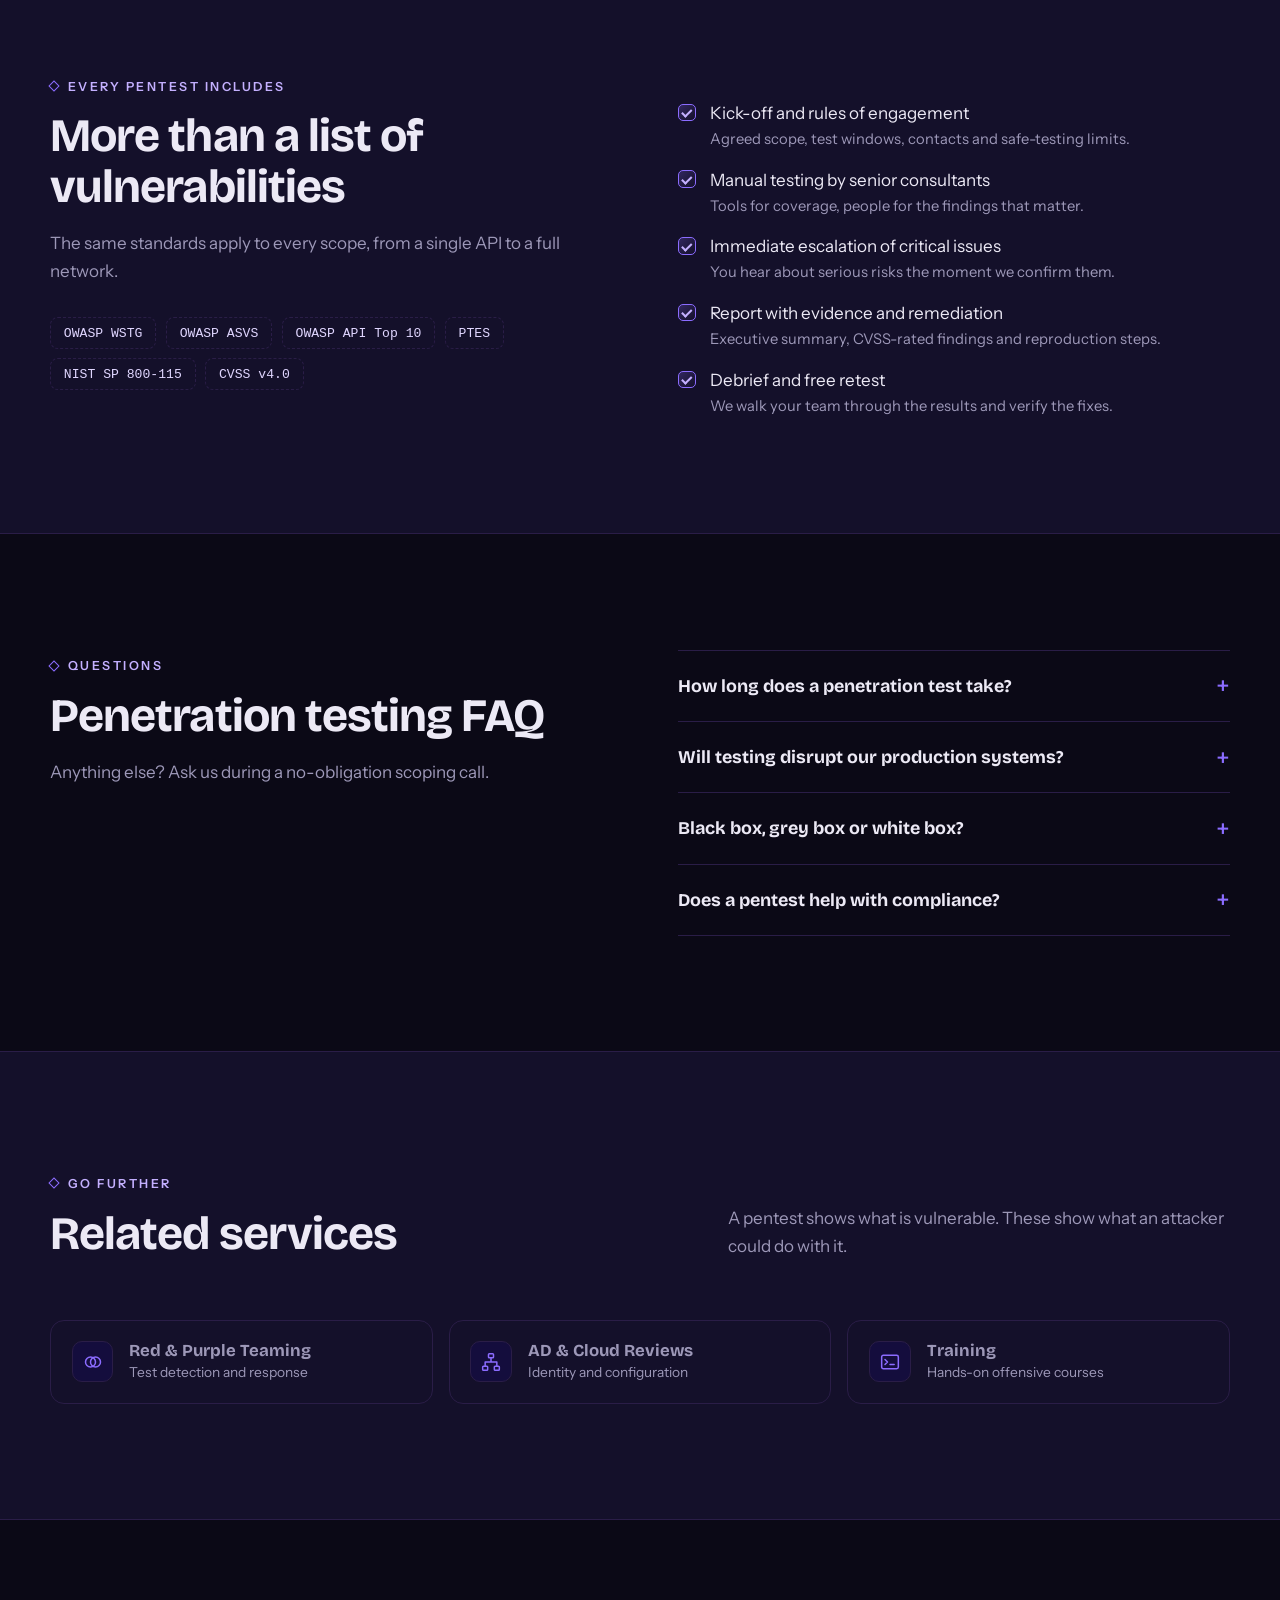
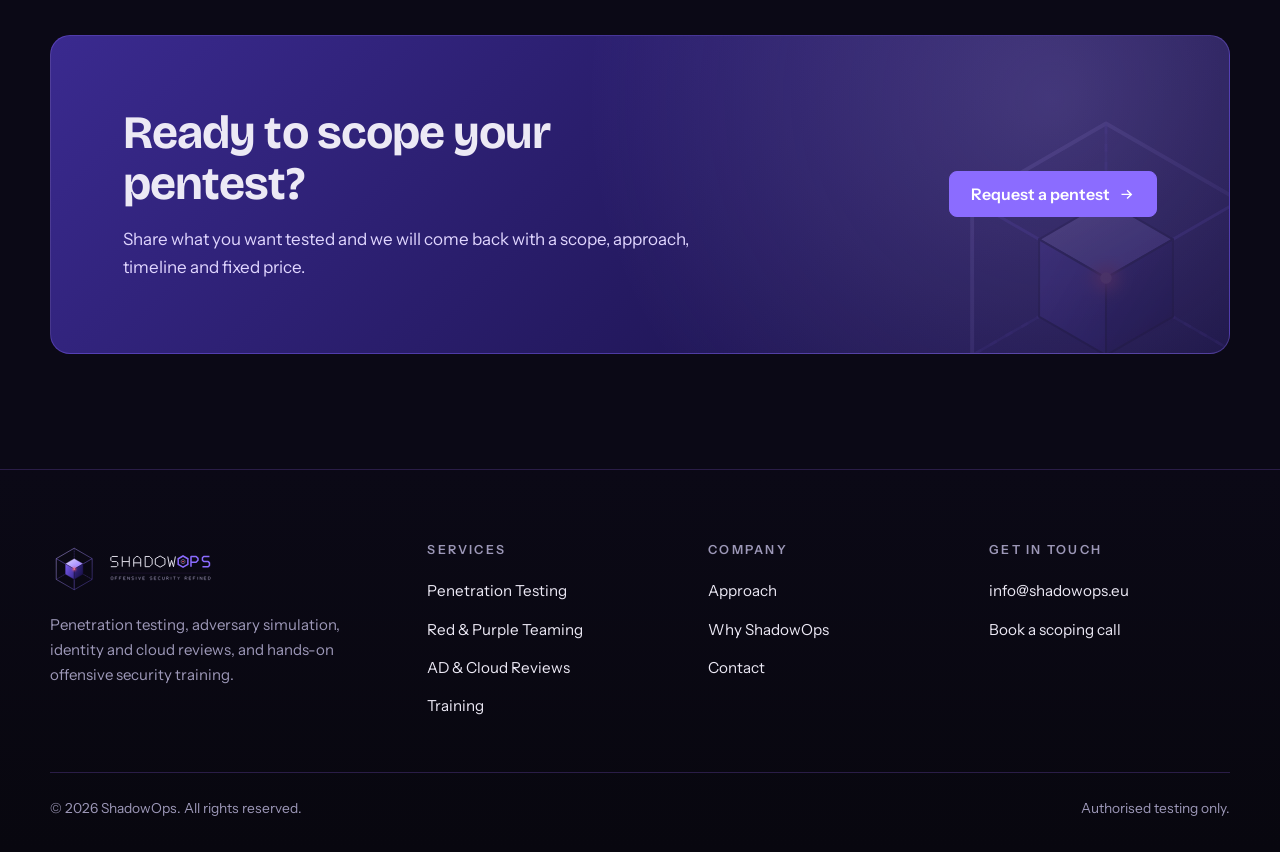
<file: penetration-testing.html>
<!DOCTYPE html>
<html lang="en">
<head>
<meta charset="utf-8">
<meta name="viewport" content="width=device-width, initial-scale=1">
<title>Penetration Testing – Networks, Web Applications &amp; APIs | ShadowOps</title>
<meta name="description" content="Manual penetration testing of external and internal networks, systems, web applications and APIs. Proven findings, clear remediation and a free retest.">
<meta name="theme-color" content="#0B0916">
<link rel="icon" href="favicon.svg" type="image/svg+xml">
<link rel="icon" href="favicon.ico" sizes="48x48">
<link rel="apple-touch-icon" href="apple-touch-icon.png">
<link rel="manifest" href="site.webmanifest">
<meta property="og:type" content="website">
<meta property="og:site_name" content="ShadowOps">
<meta property="og:title" content="Penetration Testing – Networks, Web Applications &amp; APIs | ShadowOps">
<meta property="og:description" content="Manual penetration testing of external and internal networks, systems, web applications and APIs. Proven findings, clear remediation and a free retest.">
<meta property="og:image" content="assets/brand/og-image.png">
<meta name="twitter:card" content="summary_large_image">
<link rel="preconnect" href="https://fonts.googleapis.com">
<link rel="preconnect" href="https://fonts.gstatic.com" crossorigin>
<link href="https://fonts.googleapis.com/css2?family=Bricolage+Grotesque:opsz,wght@12..96,500;12..96,700;12..96,800&family=Instrument+Sans:wght@400;500;600&display=swap" rel="stylesheet">
<link rel="stylesheet" href="assets/css/site.css">
</head>
<body>
<a class="skip" href="#main">Skip to content</a>

<header class="site-header">
  <div class="wrap">
    <a class="brand" href="index.html" aria-label="ShadowOps home"><img src="assets/brand/shadowops-logo-horizontal-dark.svg" alt="ShadowOps – Offensive Security Refined" width="142" height="46"></a>
    <button class="menu-toggle" aria-expanded="false" aria-controls="nav" aria-label="Open menu">
      <svg class="open" viewBox="0 0 24 24" fill="none" stroke="currentColor" stroke-width="2" stroke-linecap="round"><path d="M4 7h16M4 12h16M4 17h16"/></svg>
      <svg class="close" viewBox="0 0 24 24" fill="none" stroke="currentColor" stroke-width="2" stroke-linecap="round"><path d="M6 6l12 12M18 6 6 18"/></svg>
    </button>
    <nav class="nav" id="nav" aria-label="Main">
      <div class="nav-drop current">
        <button type="button" aria-expanded="false" aria-controls="mega">Services <svg viewBox="0 0 24 24" fill="none" stroke="currentColor" stroke-width="2.4"><path d="m6 9 6 6 6-6"/></svg></button>
        <div class="mega" id="mega">
          <a href="penetration-testing.html" aria-current="page"><span class="ico"><svg viewBox="0 0 24 24" fill="none" stroke="currentColor" stroke-width="1.8" stroke-linecap="round"><circle cx="12" cy="12" r="8"/><circle cx="12" cy="12" r="3"/><path d="M12 1v4M12 19v4M1 12h4M19 12h4"/></svg></span><strong>Penetration Testing</strong><span>Networks, systems, web applications and APIs</span></a>
          <a href="adversary-simulation.html"><span class="ico"><svg viewBox="0 0 24 24" fill="none" stroke="currentColor" stroke-width="1.8"><circle cx="9" cy="12" r="6"/><circle cx="15" cy="12" r="6"/></svg></span><strong>Red &amp; Purple Teaming</strong><span>Adversary simulation and detection tuning</span></a>
          <a href="security-reviews.html"><span class="ico"><svg viewBox="0 0 24 24" fill="none" stroke="currentColor" stroke-width="1.8" stroke-linejoin="round"><rect x="9" y="2" width="6" height="5" rx="1"/><rect x="2" y="17" width="6" height="5" rx="1"/><rect x="16" y="17" width="6" height="5" rx="1"/><path d="M12 7v5M5 17v-5h14v5"/></svg></span><strong>Active Directory &amp; Cloud</strong><span>Identity and configuration reviews</span></a>
          <a href="training.html"><span class="ico"><svg viewBox="0 0 24 24" fill="none" stroke="currentColor" stroke-width="1.8" stroke-linecap="round" stroke-linejoin="round"><rect x="2" y="4" width="20" height="16" rx="2"/><path d="m6 9 3 3-3 3M12 15h5"/></svg></span><strong>Offensive Security Training</strong><span>Custom, hands-on courses for your team</span></a>
        </div>
      </div>
      <a href="index.html#approach">Approach</a>
      <a href="index.html#why">Why ShadowOps</a>
      <a href="contact.html">Contact</a>
      <a class="btn" href="contact.html">Book a scoping call</a>
    </nav>
  </div>
</header>

<main id="main">
  <section class="page-hero grid-bg">
    <div class="wrap split">
      <div data-enter>
        <ol class="crumbs"><li><a href="index.html">Home</a></li><li><a href="index.html#services">Services</a></li><li aria-current="page">Penetration Testing</li></ol>
        <p class="eyebrow">01 / Assess</p>
        <h1>Penetration testing for networks, applications and APIs</h1>
        <p class="lead">We test a defined scope the way a skilled attacker would: manually, creatively and with a focus on what can really be exploited. You get proof, impact and a fix for every finding.</p>
        <div class="btn-row">
          <a class="btn" href="contact.html?service=Penetration%20testing">Request a pentest <svg viewBox="0 0 24 24" fill="none" stroke="currentColor" stroke-width="2"><path d="M5 12h14M13 6l6 6-6 6"/></svg></a>
        </div>
        <nav class="jump" aria-label="On this page">
          <a href="#external">External network</a><a href="#internal">Internal network &amp; systems</a><a href="#web">Web applications</a><a href="#api">APIs</a>
        </nav>
      </div>
      <div class="visual" data-enter>
        <div class="visual-bar"><i></i><i></i><i></i><span>shadowops@ops: ~/engagement</span></div>
        <div class="term" aria-hidden="true">
          <div><span class="p">$</span> scope --show</div>
          <div class="c">  external   203.0.113.0/27, *.client.example</div>
          <div class="c">  internal   10.20.0.0/16 (assumed breach)</div>
          <div class="c">  web/api    portal, api/v2</div>
          <div><span class="p">$</span> enumerate --external</div>
          <div>  <span class="ok">[+]</span> 14 services exposed, 3 login portals</div>
          <div>  <span class="w">[!]</span> vpn.client.example  outdated firmware</div>
          <div><span class="p">$</span> test api/v2 --authz</div>
          <div>  <span class="bad">[x]</span> GET /invoices/{id}  other tenant's data</div>
          <div>  <span class="bad">[x]</span> PATCH /users/me  role=admin accepted</div>
          <div><span class="p">$</span> report --draft <span class="caret"></span></div>
        </div>
      </div>
    </div>
  </section>

  <section id="scope">
    <div class="wrap">
      <div class="section-head">
        <div>
          <p class="eyebrow">What we test</p>
          <h2>Four scopes, one rigorous method</h2>
        </div>
        <p class="sub">Choose one scope or combine them. We test black box, grey box or white box depending on what gives you the most value for the time available.</p>
      </div>

      <article class="svc" id="external">
        <div class="svc-head">
          <span class="tag">Infrastructure / outside-in</span>
          <h3>External network penetration testing</h3>
          <p>Everything you expose to the internet, seen through the eyes of an attacker with no prior access.</p>
          <dl class="meta">
            <div><dt>Typical targets</dt><dd>Firewalls, VPN gateways, mail, remote access, exposed services</dd></div>
            <div><dt>Goal</dt><dd>Find a way in before anyone else does</dd></div>
          </dl>
        </div>
        <div class="svc-body">
          <div class="tile"><h4><svg viewBox="0 0 24 24" fill="none" stroke="currentColor" stroke-width="2" stroke-linecap="round"><circle cx="11" cy="11" r="7"/><path d="m20 20-3.5-3.5"/></svg>Attack surface discovery</h4><p>OSINT, DNS and certificate analysis to find the hosts and services you might not know about.</p></div>
          <div class="tile"><h4><svg viewBox="0 0 24 24" fill="none" stroke="currentColor" stroke-width="2" stroke-linejoin="round"><path d="M12 3 4 6v6c0 4.5 3.4 8 8 9 4.6-1 8-4.5 8-9V6l-8-3Z"/></svg>Perimeter devices</h4><p>VPN, firewall and remote access appliances tested for known and unknown weaknesses.</p></div>
          <div class="tile"><h4><svg viewBox="0 0 24 24" fill="none" stroke="currentColor" stroke-width="2" stroke-linecap="round"><rect x="4" y="10" width="16" height="11" rx="2"/><path d="M8 10V7a4 4 0 0 1 8 0v3"/></svg>Authentication</h4><p>Password spraying, MFA gaps and exposed login portals, within agreed safe limits.</p></div>
          <div class="tile"><h4><svg viewBox="0 0 24 24" fill="none" stroke="currentColor" stroke-width="2" stroke-linecap="round"><path d="M4 12h16M12 4v16"/></svg>Exploitation</h4><p>Confirmed, controlled exploitation to show whether a weakness really leads inside.</p></div>
        </div>
      </article>

      <article class="svc" id="internal">
        <div class="svc-head">
          <span class="tag">Infrastructure / inside-out</span>
          <h3>Internal network &amp; systems penetration testing</h3>
          <p>What happens once an attacker is inside: a compromised laptop, a malicious insider or a rogue device on the network.</p>
          <dl class="meta">
            <div><dt>Typical targets</dt><dd>Workstations, servers, Active Directory, network segments, OT boundaries</dd></div>
            <div><dt>Goal</dt><dd>Measure how far one foothold can go</dd></div>
          </dl>
        </div>
        <div class="svc-body">
          <div class="tile"><h4><svg viewBox="0 0 24 24" fill="none" stroke="currentColor" stroke-width="2" stroke-linejoin="round"><rect x="3" y="4" width="18" height="12" rx="2"/><path d="M8 20h8M12 16v4"/></svg>Assumed breach</h4><p>We start from a standard employee device and account, just like a phished user.</p></div>
          <div class="tile"><h4><svg viewBox="0 0 24 24" fill="none" stroke="currentColor" stroke-width="2" stroke-linecap="round"><path d="M7 17 17 7M9 7h8v8"/></svg>Privilege escalation</h4><p>Local and domain escalation paths, misconfigurations and credential exposure.</p></div>
          <div class="tile"><h4><svg viewBox="0 0 24 24" fill="none" stroke="currentColor" stroke-width="2" stroke-linecap="round"><circle cx="5" cy="12" r="2"/><circle cx="19" cy="5" r="2"/><circle cx="19" cy="19" r="2"/><path d="M7 11l10-5M7 13l10 5"/></svg>Lateral movement</h4><p>How an attacker moves between hosts, segments and trust boundaries.</p></div>
          <div class="tile"><h4><svg viewBox="0 0 24 24" fill="none" stroke="currentColor" stroke-width="2" stroke-linejoin="round"><rect x="3" y="3" width="7" height="7" rx="1"/><rect x="14" y="3" width="7" height="7" rx="1"/><rect x="3" y="14" width="7" height="7" rx="1"/><rect x="14" y="14" width="7" height="7" rx="1"/></svg>Segmentation testing</h4><p>Validation that sensitive zones, servers and OT networks are really isolated.</p></div>
        </div>
      </article>

      <article class="svc" id="web">
        <div class="svc-head">
          <span class="tag">Applications / browser</span>
          <h3>Web application penetration testing</h3>
          <p>In-depth testing of customer portals, SaaS platforms and internal business applications, well beyond what a scanner finds.</p>
          <dl class="meta">
            <div><dt>Methodology</dt><dd>OWASP WSTG, OWASP Top 10 and ASVS</dd></div>
            <div><dt>Goal</dt><dd>Protect your data, users and business logic</dd></div>
          </dl>
        </div>
        <div class="svc-body">
          <div class="tile"><h4><svg viewBox="0 0 24 24" fill="none" stroke="currentColor" stroke-width="2" stroke-linecap="round"><circle cx="12" cy="8" r="4"/><path d="M4 21c0-4 4-6 8-6s8 2 8 6"/></svg>Authentication &amp; sessions</h4><p>Login, MFA, password reset, SSO and session handling flows.</p></div>
          <div class="tile"><h4><svg viewBox="0 0 24 24" fill="none" stroke="currentColor" stroke-width="2" stroke-linecap="round"><path d="M12 3v18M3 12h18"/><circle cx="12" cy="12" r="9"/></svg>Access control</h4><p>Horizontal and vertical privilege checks across roles and tenants.</p></div>
          <div class="tile"><h4><svg viewBox="0 0 24 24" fill="none" stroke="currentColor" stroke-width="2" stroke-linecap="round"><path d="m8 6-6 6 6 6M16 6l6 6-6 6"/></svg>Injection &amp; input handling</h4><p>SQL and command injection, XSS, SSRF, deserialisation and file upload abuse.</p></div>
          <div class="tile"><h4><svg viewBox="0 0 24 24" fill="none" stroke="currentColor" stroke-width="2" stroke-linecap="round"><path d="M4 6h16M4 12h10M4 18h7"/></svg>Business logic</h4><p>Abusing workflows, prices, limits and approvals in ways developers did not foresee.</p></div>
        </div>
      </article>

      <article class="svc" id="api">
        <div class="svc-head">
          <span class="tag">Applications / machine-to-machine</span>
          <h3>API penetration testing</h3>
          <p>REST, GraphQL and SOAP APIs behind your web and mobile apps, partner integrations and microservices.</p>
          <dl class="meta">
            <div><dt>Methodology</dt><dd>OWASP API Security Top 10</dd></div>
            <div><dt>We work from</dt><dd>OpenAPI / Swagger specs, Postman collections or live traffic</dd></div>
          </dl>
        </div>
        <div class="svc-body">
          <div class="tile"><h4><svg viewBox="0 0 24 24" fill="none" stroke="currentColor" stroke-width="2" stroke-linejoin="round"><rect x="3" y="5" width="18" height="14" rx="2"/><path d="M3 10h18"/></svg>Object-level authorisation</h4><p>The most common API flaw: reading or changing objects that belong to someone else.</p></div>
          <div class="tile"><h4><svg viewBox="0 0 24 24" fill="none" stroke="currentColor" stroke-width="2" stroke-linecap="round"><rect x="4" y="10" width="16" height="11" rx="2"/><path d="M8 10V7a4 4 0 0 1 8 0v3"/></svg>Tokens &amp; authentication</h4><p>JWT, OAuth 2.0 and API key handling, scopes and token lifetimes.</p></div>
          <div class="tile"><h4><svg viewBox="0 0 24 24" fill="none" stroke="currentColor" stroke-width="2" stroke-linecap="round"><path d="M4 7h16M4 12h16M4 17h10"/></svg>Mass assignment &amp; data exposure</h4><p>Hidden fields, over-sharing responses and parameters that should never be writable.</p></div>
          <div class="tile"><h4><svg viewBox="0 0 24 24" fill="none" stroke="currentColor" stroke-width="2" stroke-linecap="round"><circle cx="12" cy="12" r="9"/><path d="M12 7v5l3 2"/></svg>Rate limits &amp; resource abuse</h4><p>Brute force, enumeration and expensive queries, including GraphQL introspection and batching.</p></div>
        </div>
      </article>
    </div>
  </section>

  <section class="band" id="how">
    <div class="wrap split top">
      <div>
        <p class="eyebrow">Every pentest includes</p>
        <h2>More than a list of vulnerabilities</h2>
        <p class="sub">The same standards apply to every scope, from a single API to a full network.</p>
        <div class="standards"><span>OWASP WSTG</span><span>OWASP ASVS</span><span>OWASP API Top 10</span><span>PTES</span><span>NIST SP 800-115</span><span>CVSS v4.0</span></div>
      </div>
      <ul class="checklist">
        <li>Kick-off and rules of engagement <small>Agreed scope, test windows, contacts and safe-testing limits.</small></li>
        <li>Manual testing by senior consultants <small>Tools for coverage, people for the findings that matter.</small></li>
        <li>Immediate escalation of critical issues <small>You hear about serious risks the moment we confirm them.</small></li>
        <li>Report with evidence and remediation <small>Executive summary, CVSS-rated findings and reproduction steps.</small></li>
        <li>Debrief and free retest <small>We walk your team through the results and verify the fixes.</small></li>
      </ul>
    </div>
  </section>

  <section id="faq">
    <div class="wrap split top">
      <div>
        <p class="eyebrow">Questions</p>
        <h2>Penetration testing FAQ</h2>
        <p class="sub">Anything else? Ask us during a no-obligation scoping call.</p>
      </div>
      <div class="faq">
        <details><summary>How long does a penetration test take?</summary><p>It depends on the scope. A single web application or API typically takes between three and ten testing days; a combined external and internal network test can take two to four weeks. We give you a fixed estimate after scoping.</p></details>
        <details><summary>Will testing disrupt our production systems?</summary><p>We agree safe-testing limits and test windows up front, avoid denial-of-service techniques unless explicitly requested, and stay in contact throughout. Many clients test production; we can also test an acceptance environment.</p></details>
        <details><summary>Black box, grey box or white box?</summary><p>Grey box, with test accounts and documentation, gives the most results per day. Black box is useful when you want an outsider's view; white box with source code access gives the deepest coverage.</p></details>
        <details><summary>Does a pentest help with compliance?</summary><p>Yes. Our reports support requirements in ISO 27001, NIS2, DORA, SOC 2 and PCI DSS, and customer security questionnaires that ask for independent testing.</p></details>
      </div>
    </div>
  </section>

  <section class="band" id="more">
    <div class="wrap">
      <div class="section-head"><div><p class="eyebrow">Go further</p><h2>Related services</h2></div><p class="sub">A pentest shows what is vulnerable. These show what an attacker could do with it.</p></div>
      <div class="others">
        <a class="other" href="adversary-simulation.html"><span class="ico"><svg viewBox="0 0 24 24" fill="none" stroke="currentColor" stroke-width="1.8"><circle cx="9" cy="12" r="6"/><circle cx="15" cy="12" r="6"/></svg></span><span><strong>Red &amp; Purple Teaming</strong><span>Test detection and response</span></span></a>
        <a class="other" href="security-reviews.html"><span class="ico"><svg viewBox="0 0 24 24" fill="none" stroke="currentColor" stroke-width="1.8" stroke-linejoin="round"><rect x="9" y="2" width="6" height="5" rx="1"/><rect x="2" y="17" width="6" height="5" rx="1"/><rect x="16" y="17" width="6" height="5" rx="1"/><path d="M12 7v5M5 17v-5h14v5"/></svg></span><span><strong>AD &amp; Cloud Reviews</strong><span>Identity and configuration</span></span></a>
        <a class="other" href="training.html"><span class="ico"><svg viewBox="0 0 24 24" fill="none" stroke="currentColor" stroke-width="1.8" stroke-linecap="round" stroke-linejoin="round"><rect x="2" y="4" width="20" height="16" rx="2"/><path d="m6 9 3 3-3 3M12 15h5"/></svg></span><span><strong>Training</strong><span>Hands-on offensive courses</span></span></a>
      </div>
    </div>
  </section>

  <section id="start">
    <div class="wrap">
      <div class="cta-band">
        <img class="cube" src="assets/brand/shadowops-mark-dark.svg" alt="" aria-hidden="true" width="340" height="340">
        <div><h2>Ready to scope your pentest?</h2><p>Share what you want tested and we will come back with a scope, approach, timeline and fixed price.</p></div>
        <div class="btn-row"><a class="btn" href="contact.html?service=Penetration%20testing">Request a pentest <svg viewBox="0 0 24 24" fill="none" stroke="currentColor" stroke-width="2"><path d="M5 12h14M13 6l6 6-6 6"/></svg></a></div>
      </div>
    </div>
  </section>
</main>

<footer class="site-footer">
  <div class="wrap">
    <div class="foot">
      <div>
        <img src="assets/brand/shadowops-logo-horizontal-dark.svg" alt="ShadowOps" width="166" height="54">
        <p>Penetration testing, adversary simulation, identity and cloud reviews, and hands-on offensive security training.</p>
      </div>
      <div>
        <h4>Services</h4>
        <ul>
          <li><a href="penetration-testing.html">Penetration Testing</a></li>
          <li><a href="adversary-simulation.html">Red &amp; Purple Teaming</a></li>
          <li><a href="security-reviews.html">AD &amp; Cloud Reviews</a></li>
          <li><a href="training.html">Training</a></li>
        </ul>
      </div>
      <div>
        <h4>Company</h4>
        <ul>
          <li><a href="index.html#approach">Approach</a></li>
          <li><a href="index.html#why">Why ShadowOps</a></li>
          <li><a href="contact.html">Contact</a></li>
        </ul>
      </div>
      <div>
        <h4>Get in touch</h4>
        <ul>
          <li><a href="mailto:info@shadowops.eu">info@shadowops.eu</a></li>
          <li><a href="contact.html">Book a scoping call</a></li>
        </ul>
      </div>
    </div>
    <div class="foot-bottom">
      <span>© <span data-year>2026</span> ShadowOps. All rights reserved.</span>
      <span>Authorised testing only.</span>
    </div>
  </div>
</footer>

<script src="assets/js/site.js" defer></script>
</body>
</html>
</file>
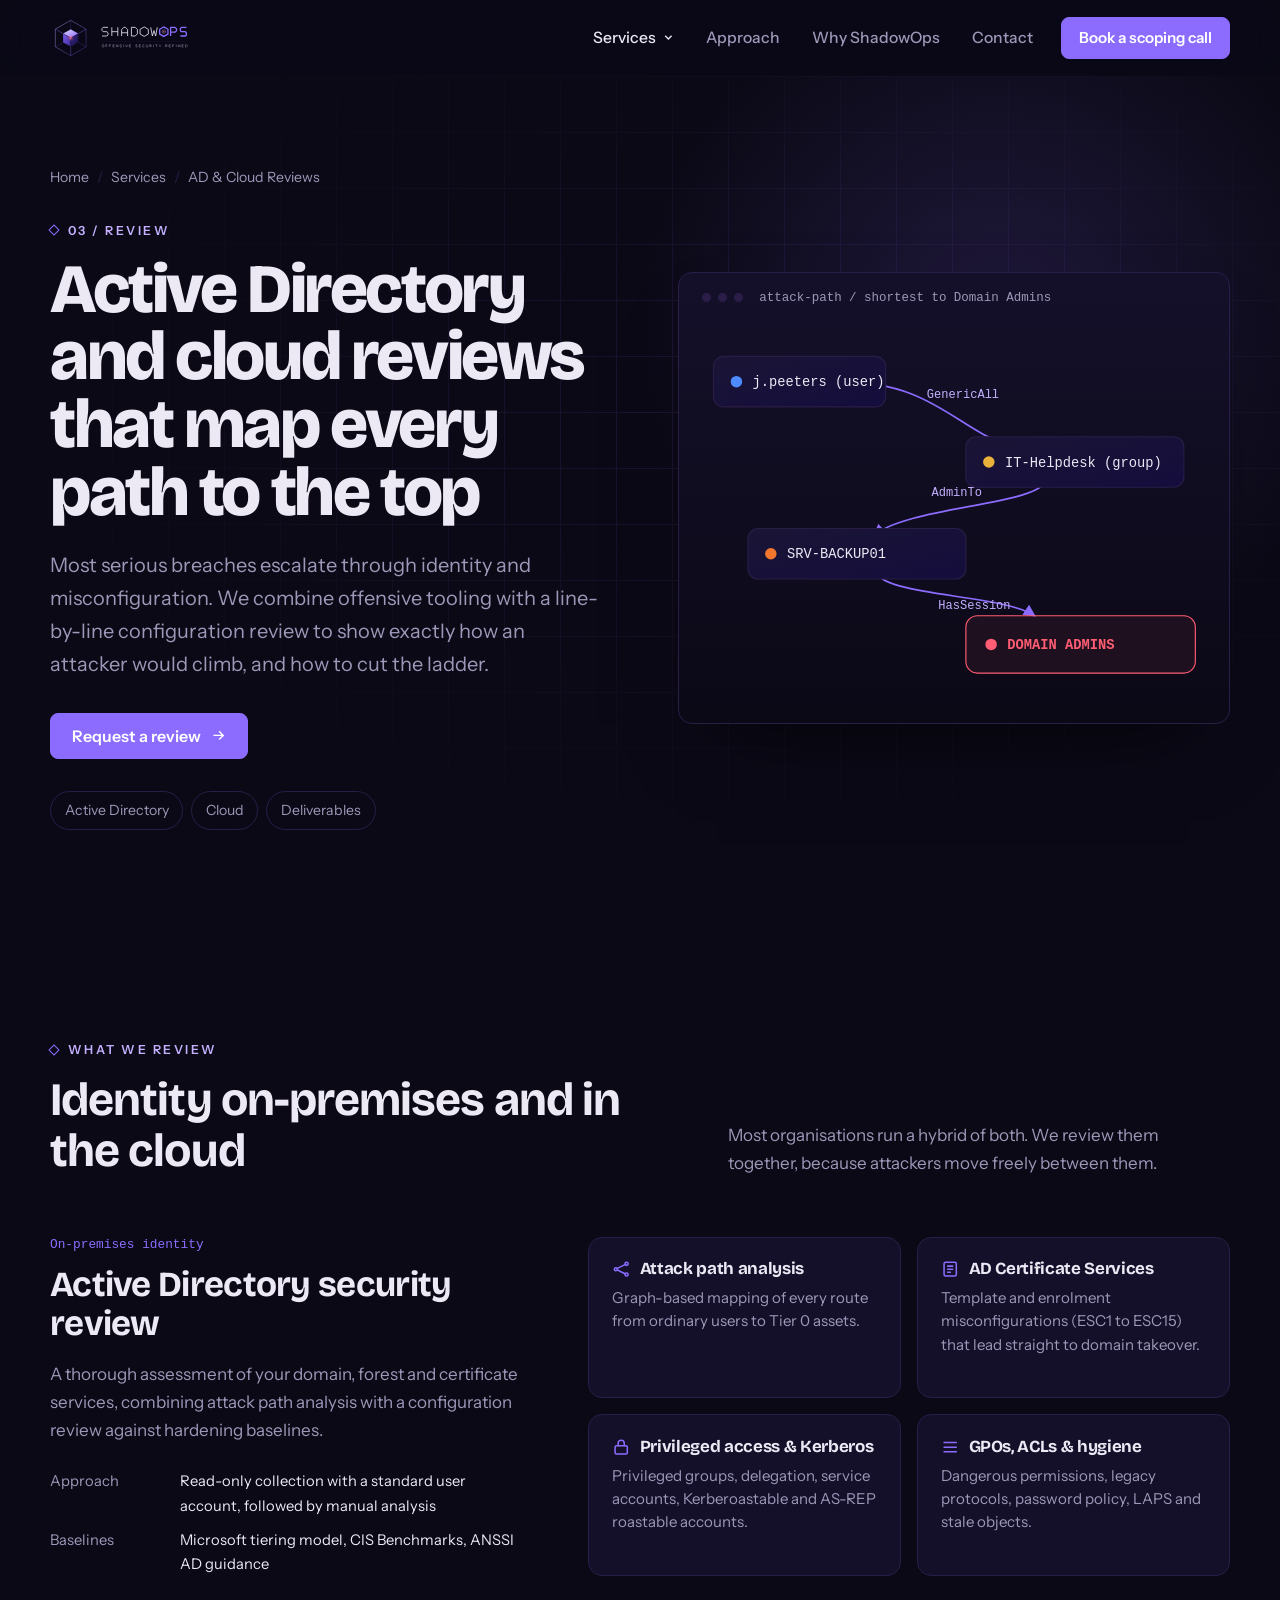
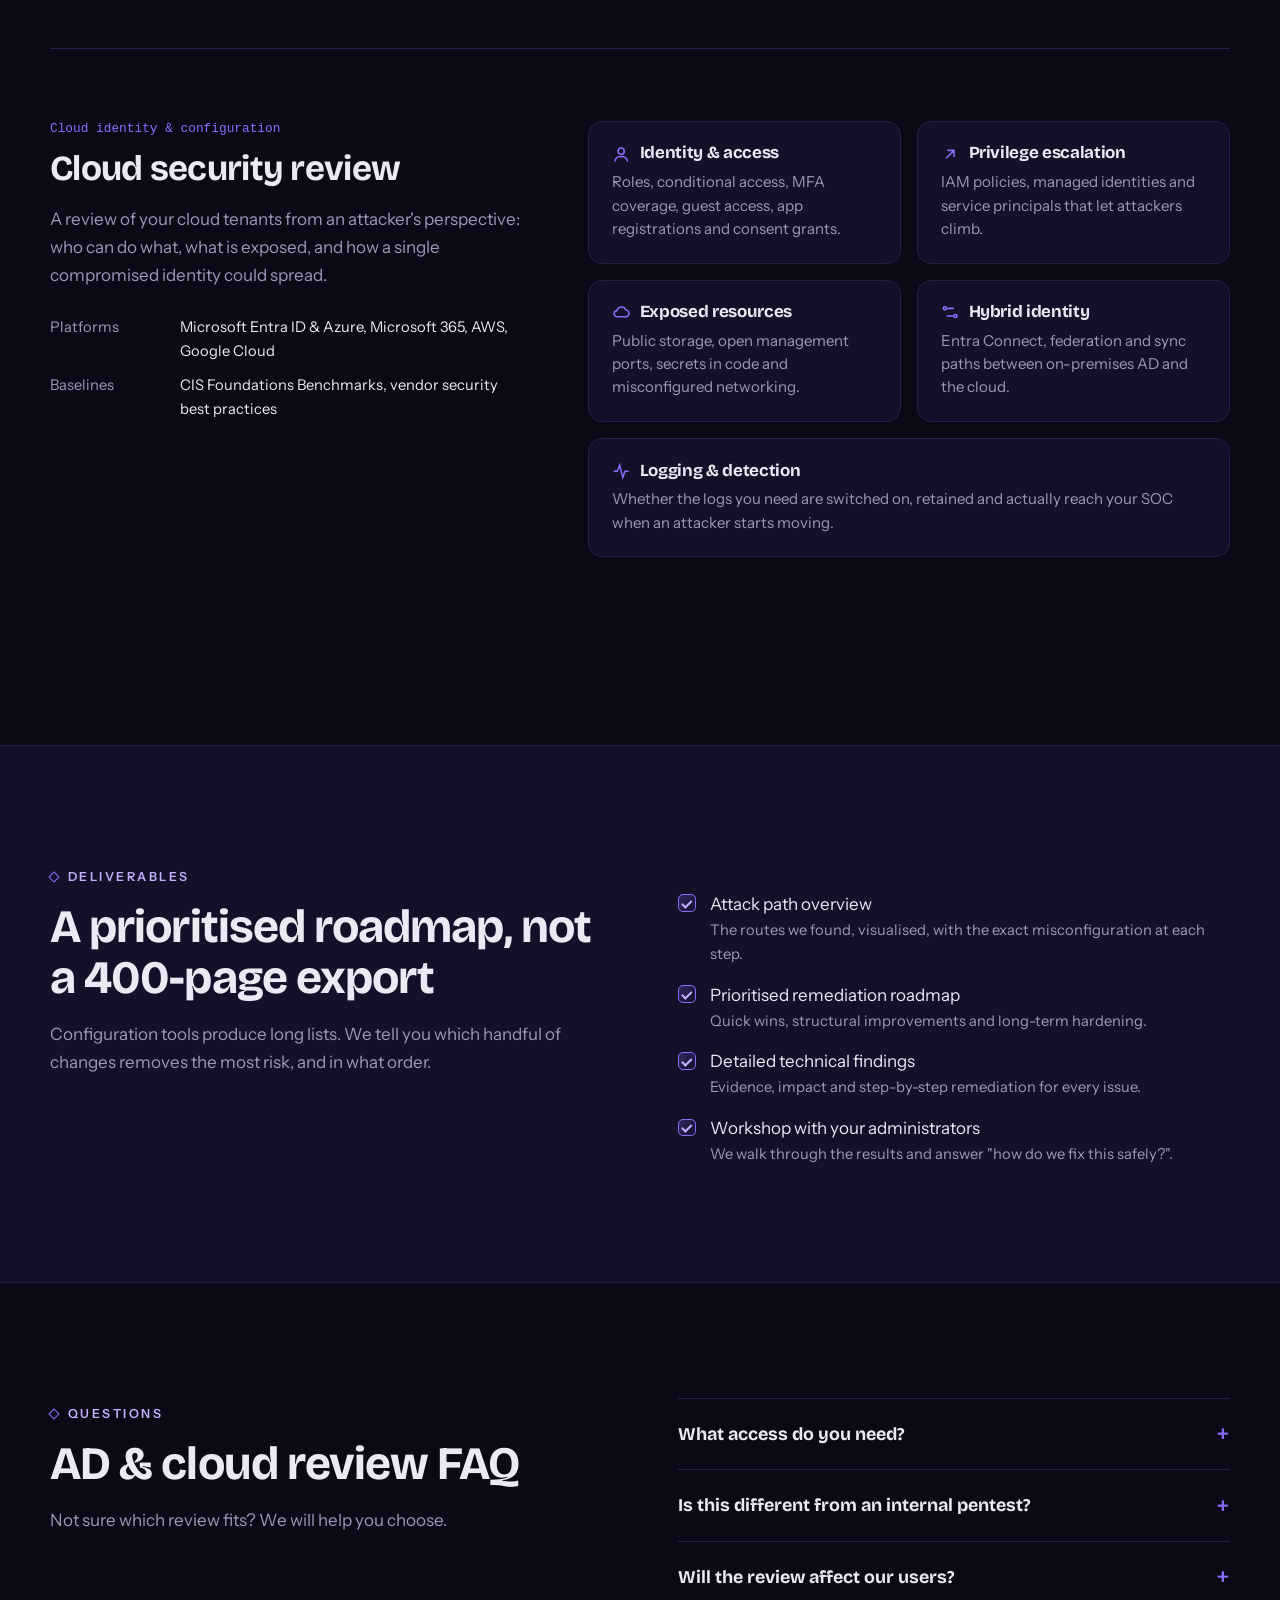
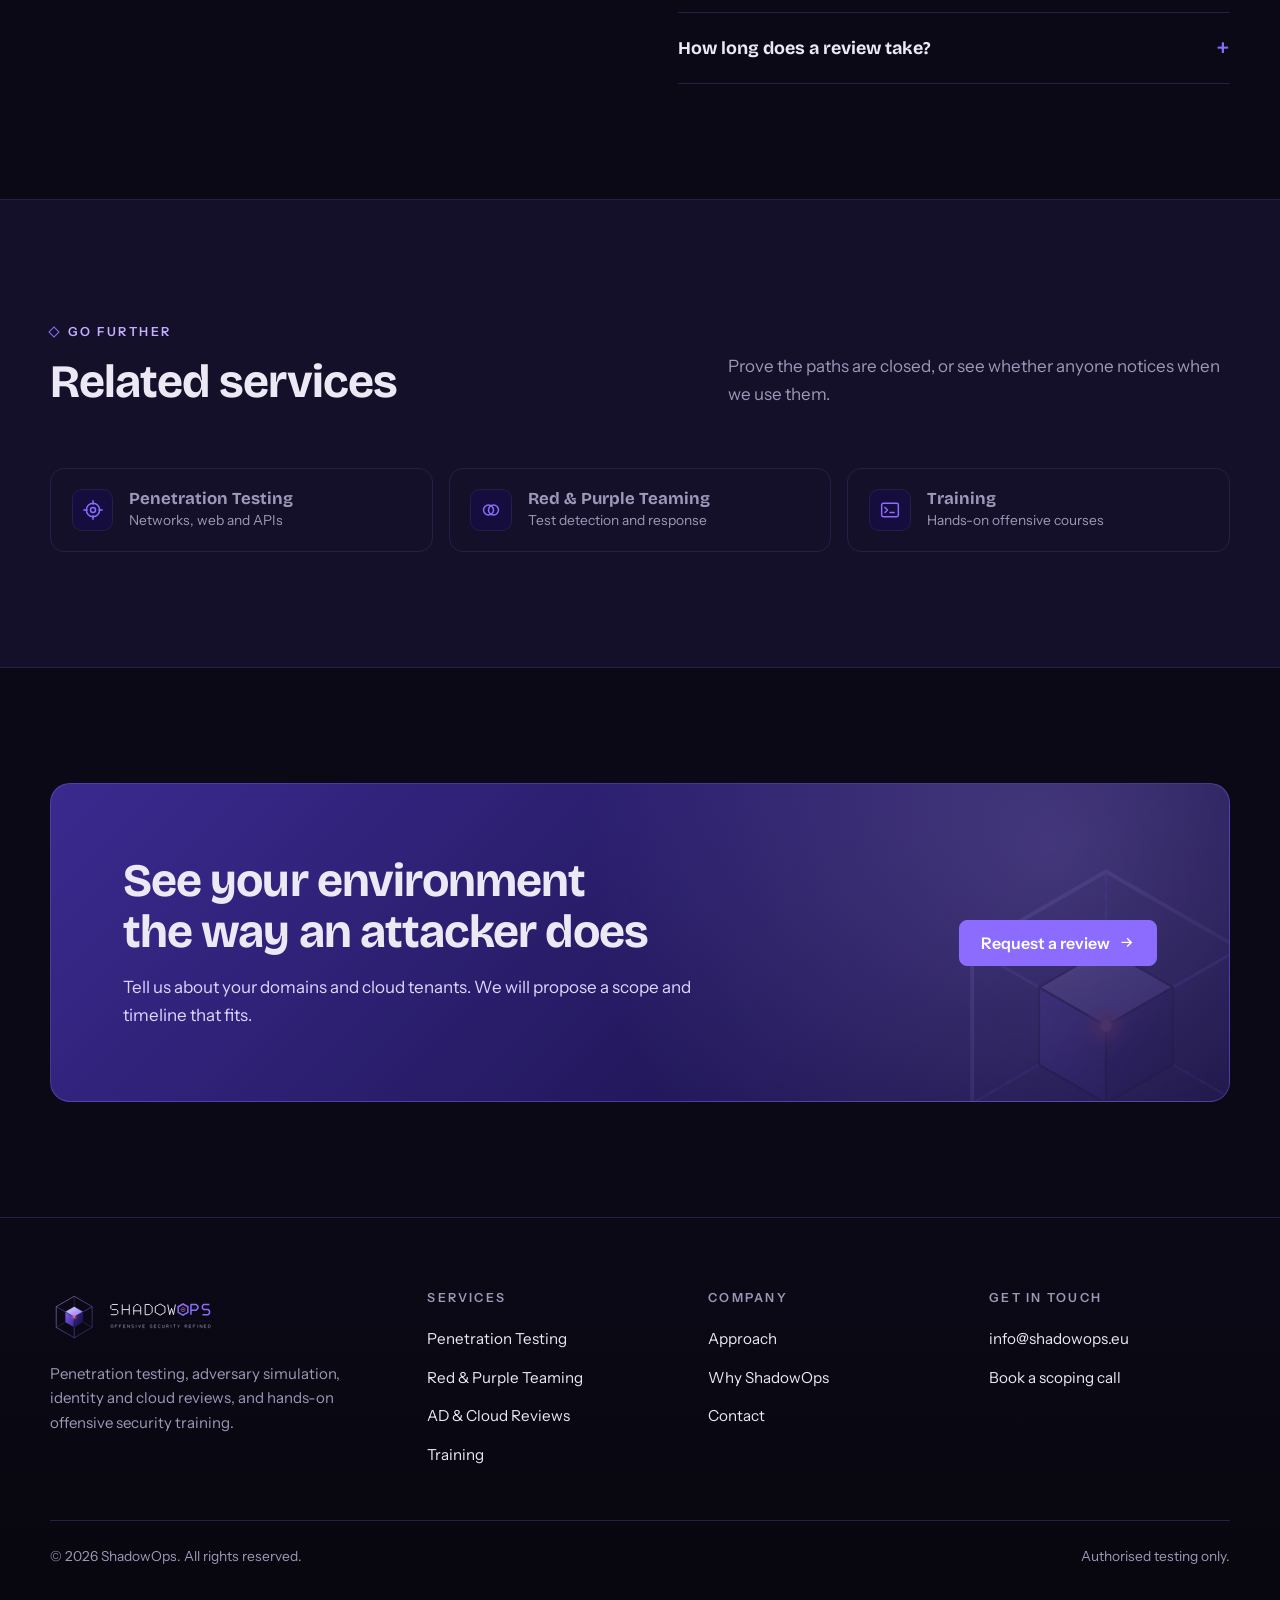
<file: security-reviews.html>
<!DOCTYPE html>
<html lang="en">
<head>
<meta charset="utf-8">
<meta name="viewport" content="width=device-width, initial-scale=1">
<title>Active Directory &amp; Cloud Security Reviews | ShadowOps</title>
<meta name="description" content="In-depth Active Directory, AD CS, Entra ID, Azure, AWS and Google Cloud security reviews that map the attack paths to your most valuable assets and show how to close them.">
<meta name="theme-color" content="#0B0916">
<link rel="icon" href="favicon.svg" type="image/svg+xml">
<link rel="icon" href="favicon.ico" sizes="48x48">
<link rel="apple-touch-icon" href="apple-touch-icon.png">
<link rel="manifest" href="site.webmanifest">
<meta property="og:type" content="website">
<meta property="og:site_name" content="ShadowOps">
<meta property="og:title" content="Active Directory &amp; Cloud Security Reviews | ShadowOps">
<meta property="og:description" content="In-depth Active Directory, AD CS, Entra ID, Azure, AWS and Google Cloud security reviews that map the attack paths to your most valuable assets and show how to close them.">
<meta property="og:image" content="assets/brand/og-image.png">
<meta name="twitter:card" content="summary_large_image">
<link rel="preconnect" href="https://fonts.googleapis.com">
<link rel="preconnect" href="https://fonts.gstatic.com" crossorigin>
<link href="https://fonts.googleapis.com/css2?family=Bricolage+Grotesque:opsz,wght@12..96,500;12..96,700;12..96,800&family=Instrument+Sans:wght@400;500;600&display=swap" rel="stylesheet">
<link rel="stylesheet" href="assets/css/site.css">
</head>
<body>
<a class="skip" href="#main">Skip to content</a>

<header class="site-header">
  <div class="wrap">
    <a class="brand" href="index.html" aria-label="ShadowOps home"><img src="assets/brand/shadowops-logo-horizontal-dark.svg" alt="ShadowOps – Offensive Security Refined" width="142" height="46"></a>
    <button class="menu-toggle" aria-expanded="false" aria-controls="nav" aria-label="Open menu">
      <svg class="open" viewBox="0 0 24 24" fill="none" stroke="currentColor" stroke-width="2" stroke-linecap="round"><path d="M4 7h16M4 12h16M4 17h16"/></svg>
      <svg class="close" viewBox="0 0 24 24" fill="none" stroke="currentColor" stroke-width="2" stroke-linecap="round"><path d="M6 6l12 12M18 6 6 18"/></svg>
    </button>
    <nav class="nav" id="nav" aria-label="Main">
      <div class="nav-drop current">
        <button type="button" aria-expanded="false" aria-controls="mega">Services <svg viewBox="0 0 24 24" fill="none" stroke="currentColor" stroke-width="2.4"><path d="m6 9 6 6 6-6"/></svg></button>
        <div class="mega" id="mega">
          <a href="penetration-testing.html"><span class="ico"><svg viewBox="0 0 24 24" fill="none" stroke="currentColor" stroke-width="1.8" stroke-linecap="round"><circle cx="12" cy="12" r="8"/><circle cx="12" cy="12" r="3"/><path d="M12 1v4M12 19v4M1 12h4M19 12h4"/></svg></span><strong>Penetration Testing</strong><span>Networks, systems, web applications and APIs</span></a>
          <a href="adversary-simulation.html"><span class="ico"><svg viewBox="0 0 24 24" fill="none" stroke="currentColor" stroke-width="1.8"><circle cx="9" cy="12" r="6"/><circle cx="15" cy="12" r="6"/></svg></span><strong>Red &amp; Purple Teaming</strong><span>Adversary simulation and detection tuning</span></a>
          <a href="security-reviews.html" aria-current="page"><span class="ico"><svg viewBox="0 0 24 24" fill="none" stroke="currentColor" stroke-width="1.8" stroke-linejoin="round"><rect x="9" y="2" width="6" height="5" rx="1"/><rect x="2" y="17" width="6" height="5" rx="1"/><rect x="16" y="17" width="6" height="5" rx="1"/><path d="M12 7v5M5 17v-5h14v5"/></svg></span><strong>Active Directory &amp; Cloud</strong><span>Identity and configuration reviews</span></a>
          <a href="training.html"><span class="ico"><svg viewBox="0 0 24 24" fill="none" stroke="currentColor" stroke-width="1.8" stroke-linecap="round" stroke-linejoin="round"><rect x="2" y="4" width="20" height="16" rx="2"/><path d="m6 9 3 3-3 3M12 15h5"/></svg></span><strong>Offensive Security Training</strong><span>Custom, hands-on courses for your team</span></a>
        </div>
      </div>
      <a href="index.html#approach">Approach</a>
      <a href="index.html#why">Why ShadowOps</a>
      <a href="contact.html">Contact</a>
      <a class="btn" href="contact.html">Book a scoping call</a>
    </nav>
  </div>
</header>

<main id="main">
  <section class="page-hero grid-bg">
    <div class="wrap split">
      <div data-enter>
        <ol class="crumbs"><li><a href="index.html">Home</a></li><li><a href="index.html#services">Services</a></li><li aria-current="page">AD &amp; Cloud Reviews</li></ol>
        <p class="eyebrow">03 / Review</p>
        <h1>Active Directory and cloud reviews that map every path to the top</h1>
        <p class="lead">Most serious breaches escalate through identity and misconfiguration. We combine offensive tooling with a line-by-line configuration review to show exactly how an attacker would climb, and how to cut the ladder.</p>
        <div class="btn-row">
          <a class="btn" href="contact.html?service=AD%20or%20cloud%20review">Request a review <svg viewBox="0 0 24 24" fill="none" stroke="currentColor" stroke-width="2"><path d="M5 12h14M13 6l6 6-6 6"/></svg></a>
        </div>
        <nav class="jump" aria-label="On this page"><a href="#ad">Active Directory</a><a href="#cloud">Cloud</a><a href="#deliverables">Deliverables</a></nav>
      </div>
      <div class="visual" data-enter>
        <div class="visual-bar"><i></i><i></i><i></i><span>attack-path / shortest to Domain Admins</span></div>
        <svg viewBox="0 0 440 330" role="img" aria-label="Example attack path from a phished user to Domain Admins in four steps" style="width:100%;height:auto;font-family:var(--mono)">
          <defs>
            <marker id="ah" viewBox="0 0 10 10" refX="9" refY="5" markerWidth="7" markerHeight="7" orient="auto"><path d="M0 0 10 5 0 10Z" fill="#8B6CFF"/></marker>
            <linearGradient id="nd" x1="0" y1="0" x2="1" y2="1"><stop offset="0" stop-color="#1A1535"/><stop offset="1" stop-color="#140D3D"/></linearGradient>
          </defs>
          <g fill="none" stroke="#8B6CFF" stroke-width="1.5" marker-end="url(#ah)">
            <path d="M120 52 C200 52 220 92 268 108"/>
            <path d="M300 136 C300 160 180 160 150 186"/>
            <path d="M150 214 C150 240 260 236 290 256"/>
          </g>
          <g fill="#C4B0FF" font-size="10.5">
            <text x="196" y="66">GenericAll</text>
            <text x="200" y="152">AdminTo</text>
            <text x="206" y="250">HasSession</text>
          </g>
          <g font-size="12">
            <rect x="10" y="30" width="150" height="44" rx="9" fill="url(#nd)" stroke="#2A1D47"/>
            <circle cx="30" cy="52" r="5" fill="#4D8BFF"/><text x="44" y="56" fill="#ECE9F5">j.peeters (user)</text>
            <rect x="230" y="100" width="190" height="44" rx="9" fill="url(#nd)" stroke="#2A1D47"/>
            <circle cx="250" cy="122" r="5" fill="#E9B23A"/><text x="264" y="126" fill="#ECE9F5">IT-Helpdesk (group)</text>
            <rect x="40" y="180" width="190" height="44" rx="9" fill="url(#nd)" stroke="#2A1D47"/>
            <circle cx="60" cy="202" r="5" fill="#F2762E"/><text x="74" y="206" fill="#ECE9F5">SRV-BACKUP01</text>
            <rect x="230" y="256" width="200" height="50" rx="10" fill="rgba(255,93,115,.08)" stroke="#FF5D73"/>
            <circle cx="252" cy="281" r="5" fill="#FF5D73"/><text x="266" y="285" fill="#FF5D73" font-weight="600">DOMAIN ADMINS</text>
          </g>
        </svg>
      </div>
    </div>
  </section>

  <section id="reviews">
    <div class="wrap">
      <div class="section-head">
        <div><p class="eyebrow">What we review</p><h2>Identity on-premises and in the cloud</h2></div>
        <p class="sub">Most organisations run a hybrid of both. We review them together, because attackers move freely between them.</p>
      </div>

      <article class="svc" id="ad">
        <div class="svc-head">
          <span class="tag">On-premises identity</span>
          <h3>Active Directory security review</h3>
          <p>A thorough assessment of your domain, forest and certificate services, combining attack path analysis with a configuration review against hardening baselines.</p>
          <dl class="meta">
            <div><dt>Approach</dt><dd>Read-only collection with a standard user account, followed by manual analysis</dd></div>
            <div><dt>Baselines</dt><dd>Microsoft tiering model, CIS Benchmarks, ANSSI AD guidance</dd></div>
          </dl>
        </div>
        <div class="svc-body">
          <div class="tile"><h4><svg viewBox="0 0 24 24" fill="none" stroke="currentColor" stroke-width="2" stroke-linecap="round"><circle cx="5" cy="12" r="2"/><circle cx="19" cy="5" r="2"/><circle cx="19" cy="19" r="2"/><path d="M7 11l10-5M7 13l10 5"/></svg>Attack path analysis</h4><p>Graph-based mapping of every route from ordinary users to Tier 0 assets.</p></div>
          <div class="tile"><h4><svg viewBox="0 0 24 24" fill="none" stroke="currentColor" stroke-width="2" stroke-linejoin="round"><rect x="4" y="3" width="16" height="18" rx="2"/><path d="M8 8h8M8 12h8M8 16h5"/></svg>AD Certificate Services</h4><p>Template and enrolment misconfigurations (ESC1 to ESC15) that lead straight to domain takeover.</p></div>
          <div class="tile"><h4><svg viewBox="0 0 24 24" fill="none" stroke="currentColor" stroke-width="2" stroke-linecap="round"><rect x="4" y="10" width="16" height="11" rx="2"/><path d="M8 10V7a4 4 0 0 1 8 0v3"/></svg>Privileged access &amp; Kerberos</h4><p>Privileged groups, delegation, service accounts, Kerberoastable and AS-REP roastable accounts.</p></div>
          <div class="tile"><h4><svg viewBox="0 0 24 24" fill="none" stroke="currentColor" stroke-width="2" stroke-linecap="round"><path d="M4 6h16M4 12h16M4 18h16"/></svg>GPOs, ACLs &amp; hygiene</h4><p>Dangerous permissions, legacy protocols, password policy, LAPS and stale objects.</p></div>
        </div>
      </article>

      <article class="svc" id="cloud">
        <div class="svc-head">
          <span class="tag">Cloud identity &amp; configuration</span>
          <h3>Cloud security review</h3>
          <p>A review of your cloud tenants from an attacker's perspective: who can do what, what is exposed, and how a single compromised identity could spread.</p>
          <dl class="meta">
            <div><dt>Platforms</dt><dd>Microsoft Entra ID &amp; Azure, Microsoft 365, AWS, Google Cloud</dd></div>
            <div><dt>Baselines</dt><dd>CIS Foundations Benchmarks, vendor security best practices</dd></div>
          </dl>
        </div>
        <div class="svc-body">
          <div class="tile"><h4><svg viewBox="0 0 24 24" fill="none" stroke="currentColor" stroke-width="2" stroke-linecap="round"><circle cx="12" cy="8" r="4"/><path d="M4 21c0-4 4-6 8-6s8 2 8 6"/></svg>Identity &amp; access</h4><p>Roles, conditional access, MFA coverage, guest access, app registrations and consent grants.</p></div>
          <div class="tile"><h4><svg viewBox="0 0 24 24" fill="none" stroke="currentColor" stroke-width="2" stroke-linecap="round"><path d="M7 17 17 7M9 7h8v8"/></svg>Privilege escalation</h4><p>IAM policies, managed identities and service principals that let attackers climb.</p></div>
          <div class="tile"><h4><svg viewBox="0 0 24 24" fill="none" stroke="currentColor" stroke-width="2" stroke-linejoin="round"><path d="M7 18a4 4 0 0 1-.5-8A6 6 0 0 1 18 9a4.5 4.5 0 0 1-.5 9Z"/></svg>Exposed resources</h4><p>Public storage, open management ports, secrets in code and misconfigured networking.</p></div>
          <div class="tile"><h4><svg viewBox="0 0 24 24" fill="none" stroke="currentColor" stroke-width="2" stroke-linecap="round"><path d="M8 7h8M8 17h8"/><circle cx="5" cy="7" r="2"/><circle cx="19" cy="17" r="2"/></svg>Hybrid identity</h4><p>Entra Connect, federation and sync paths between on-premises AD and the cloud.</p></div>
          <div class="tile wide"><h4><svg viewBox="0 0 24 24" fill="none" stroke="currentColor" stroke-width="2" stroke-linecap="round"><path d="M3 12h4l3-8 4 16 3-8h4"/></svg>Logging &amp; detection</h4><p>Whether the logs you need are switched on, retained and actually reach your SOC when an attacker starts moving.</p></div>
        </div>
      </article>
    </div>
  </section>

  <section class="band" id="deliverables">
    <div class="wrap split top">
      <div>
        <p class="eyebrow">Deliverables</p>
        <h2>A prioritised roadmap, not a 400-page export</h2>
        <p class="sub">Configuration tools produce long lists. We tell you which handful of changes removes the most risk, and in what order.</p>
      </div>
      <ul class="checklist">
        <li>Attack path overview <small>The routes we found, visualised, with the exact misconfiguration at each step.</small></li>
        <li>Prioritised remediation roadmap <small>Quick wins, structural improvements and long-term hardening.</small></li>
        <li>Detailed technical findings <small>Evidence, impact and step-by-step remediation for every issue.</small></li>
        <li>Workshop with your administrators <small>We walk through the results and answer "how do we fix this safely?".</small></li>
      </ul>
    </div>
  </section>

  <section id="faq">
    <div class="wrap split top">
      <div><p class="eyebrow">Questions</p><h2>AD &amp; cloud review FAQ</h2><p class="sub">Not sure which review fits? We will help you choose.</p></div>
      <div class="faq">
        <details><summary>What access do you need?</summary><p>For Active Directory, a standard domain user account and a workstation or VPN connection is enough for most of the review. For cloud, a read-only reviewer role in the tenants in scope.</p></details>
        <details><summary>Is this different from an internal pentest?</summary><p>Yes. An internal pentest proves what an attacker can exploit within a time box. A review is broader and more systematic: it looks at the whole configuration, including risks that are hard to exploit today but dangerous tomorrow.</p></details>
        <details><summary>Will the review affect our users?</summary><p>No. Data collection is read-only and low-volume. We coordinate timing with your administrators so nothing unexpected shows up in monitoring.</p></details>
        <details><summary>How long does a review take?</summary><p>Usually five to fifteen days depending on the number of domains, tenants and subscriptions in scope.</p></details>
      </div>
    </div>
  </section>

  <section class="band" id="more">
    <div class="wrap">
      <div class="section-head"><div><p class="eyebrow">Go further</p><h2>Related services</h2></div><p class="sub">Prove the paths are closed, or see whether anyone notices when we use them.</p></div>
      <div class="others">
        <a class="other" href="penetration-testing.html"><span class="ico"><svg viewBox="0 0 24 24" fill="none" stroke="currentColor" stroke-width="1.8" stroke-linecap="round"><circle cx="12" cy="12" r="8"/><circle cx="12" cy="12" r="3"/><path d="M12 1v4M12 19v4M1 12h4M19 12h4"/></svg></span><span><strong>Penetration Testing</strong><span>Networks, web and APIs</span></span></a>
        <a class="other" href="adversary-simulation.html"><span class="ico"><svg viewBox="0 0 24 24" fill="none" stroke="currentColor" stroke-width="1.8"><circle cx="9" cy="12" r="6"/><circle cx="15" cy="12" r="6"/></svg></span><span><strong>Red &amp; Purple Teaming</strong><span>Test detection and response</span></span></a>
        <a class="other" href="training.html"><span class="ico"><svg viewBox="0 0 24 24" fill="none" stroke="currentColor" stroke-width="1.8" stroke-linecap="round" stroke-linejoin="round"><rect x="2" y="4" width="20" height="16" rx="2"/><path d="m6 9 3 3-3 3M12 15h5"/></svg></span><span><strong>Training</strong><span>Hands-on offensive courses</span></span></a>
      </div>
    </div>
  </section>

  <section id="start">
    <div class="wrap">
      <div class="cta-band">
        <img class="cube" src="assets/brand/shadowops-mark-dark.svg" alt="" aria-hidden="true" width="340" height="340">
        <div><h2>See your environment the way an attacker does</h2><p>Tell us about your domains and cloud tenants. We will propose a scope and timeline that fits.</p></div>
        <div class="btn-row"><a class="btn" href="contact.html?service=AD%20or%20cloud%20review">Request a review <svg viewBox="0 0 24 24" fill="none" stroke="currentColor" stroke-width="2"><path d="M5 12h14M13 6l6 6-6 6"/></svg></a></div>
      </div>
    </div>
  </section>
</main>

<footer class="site-footer">
  <div class="wrap">
    <div class="foot">
      <div>
        <img src="assets/brand/shadowops-logo-horizontal-dark.svg" alt="ShadowOps" width="166" height="54">
        <p>Penetration testing, adversary simulation, identity and cloud reviews, and hands-on offensive security training.</p>
      </div>
      <div>
        <h4>Services</h4>
        <ul>
          <li><a href="penetration-testing.html">Penetration Testing</a></li>
          <li><a href="adversary-simulation.html">Red &amp; Purple Teaming</a></li>
          <li><a href="security-reviews.html">AD &amp; Cloud Reviews</a></li>
          <li><a href="training.html">Training</a></li>
        </ul>
      </div>
      <div>
        <h4>Company</h4>
        <ul>
          <li><a href="index.html#approach">Approach</a></li>
          <li><a href="index.html#why">Why ShadowOps</a></li>
          <li><a href="contact.html">Contact</a></li>
        </ul>
      </div>
      <div>
        <h4>Get in touch</h4>
        <ul>
          <li><a href="mailto:info@shadowops.eu">info@shadowops.eu</a></li>
          <li><a href="contact.html">Book a scoping call</a></li>
        </ul>
      </div>
    </div>
    <div class="foot-bottom">
      <span>© <span data-year>2026</span> ShadowOps. All rights reserved.</span>
      <span>Authorised testing only.</span>
    </div>
  </div>
</footer>

<script src="assets/js/site.js" defer></script>
</body>
</html>
</file>
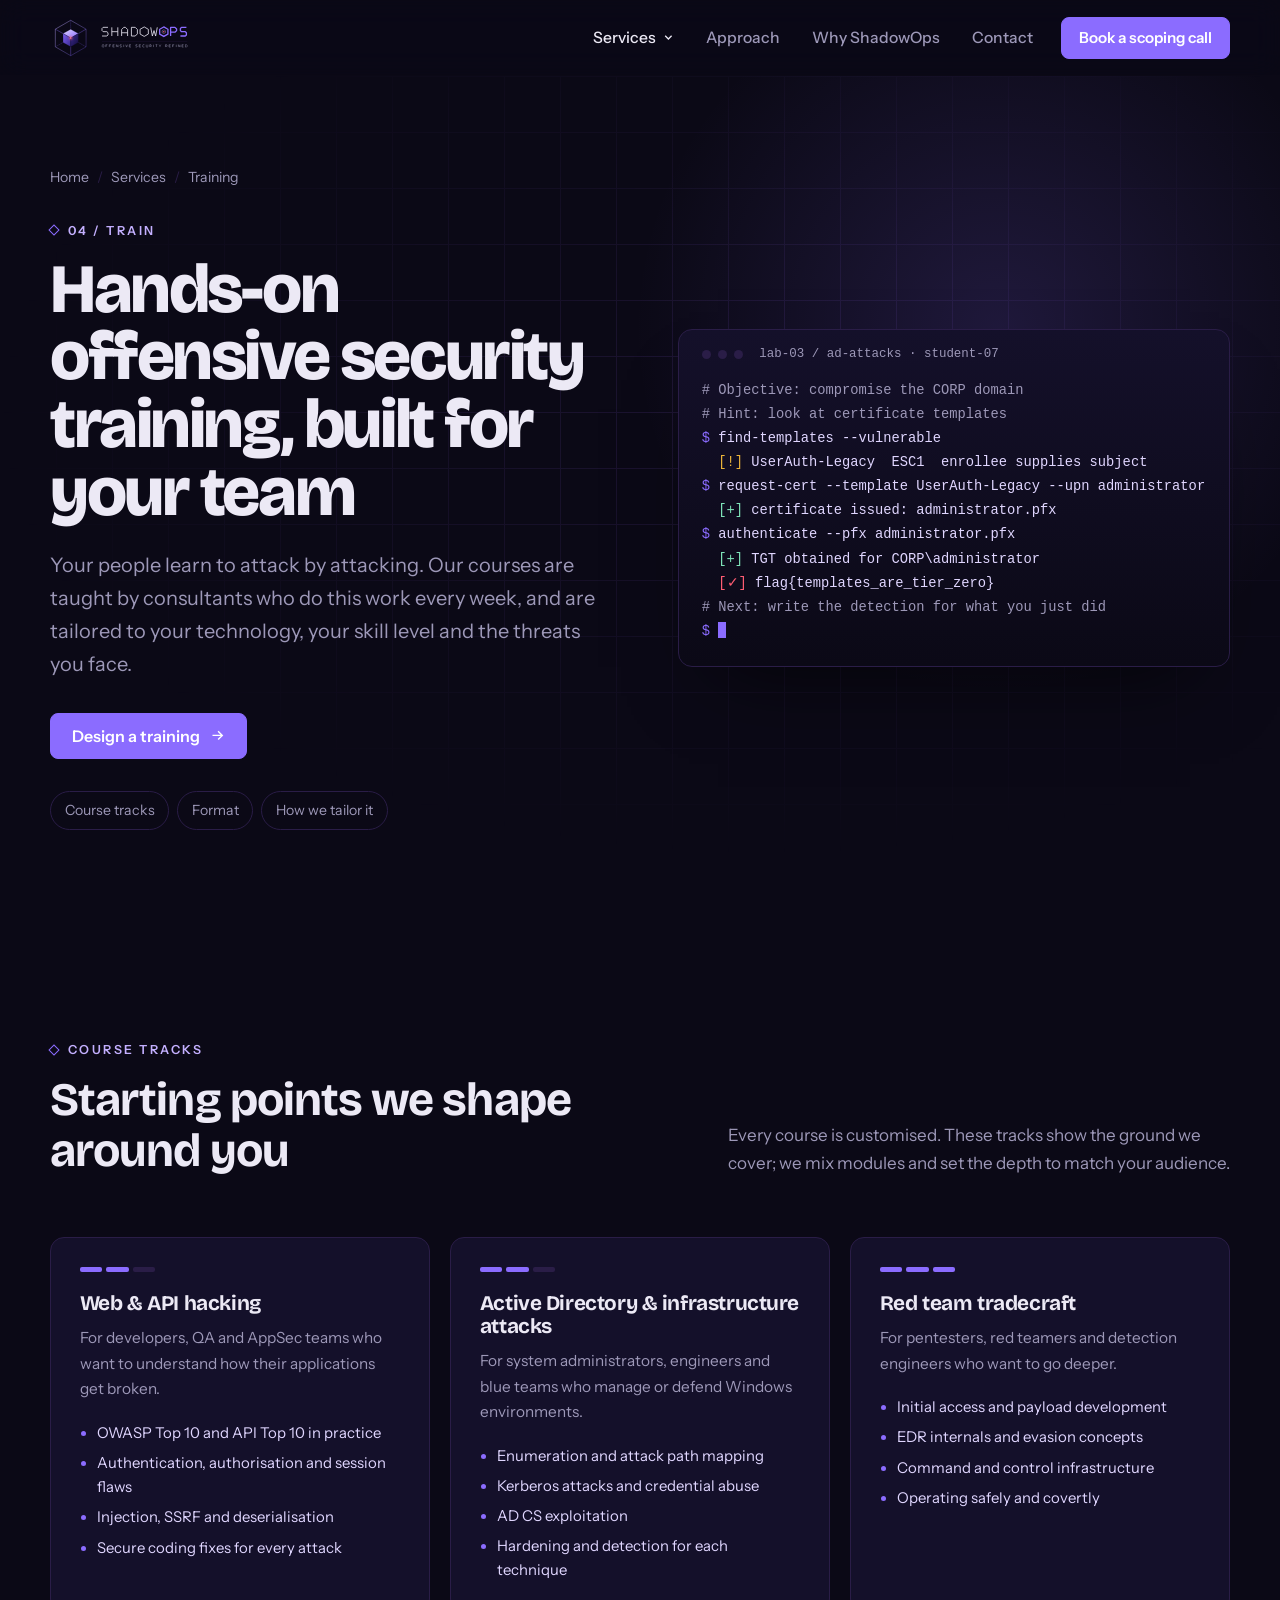
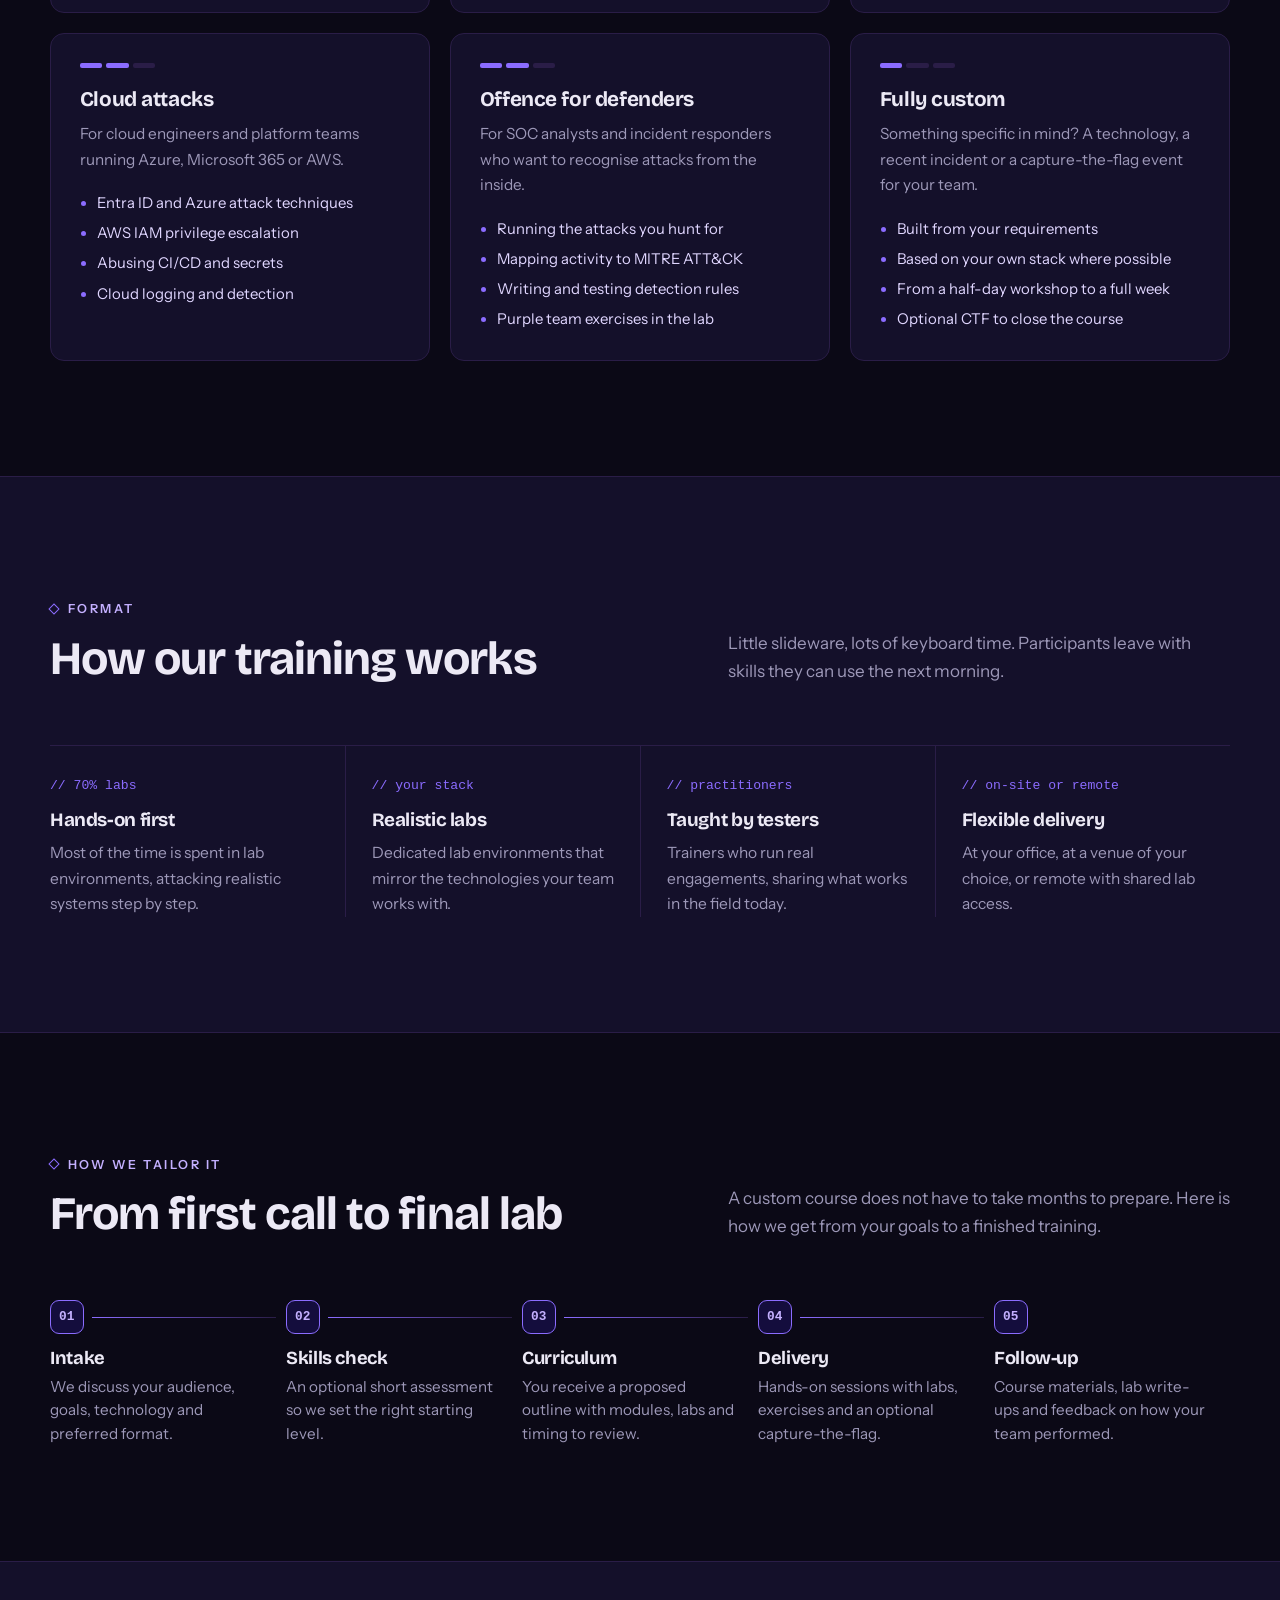
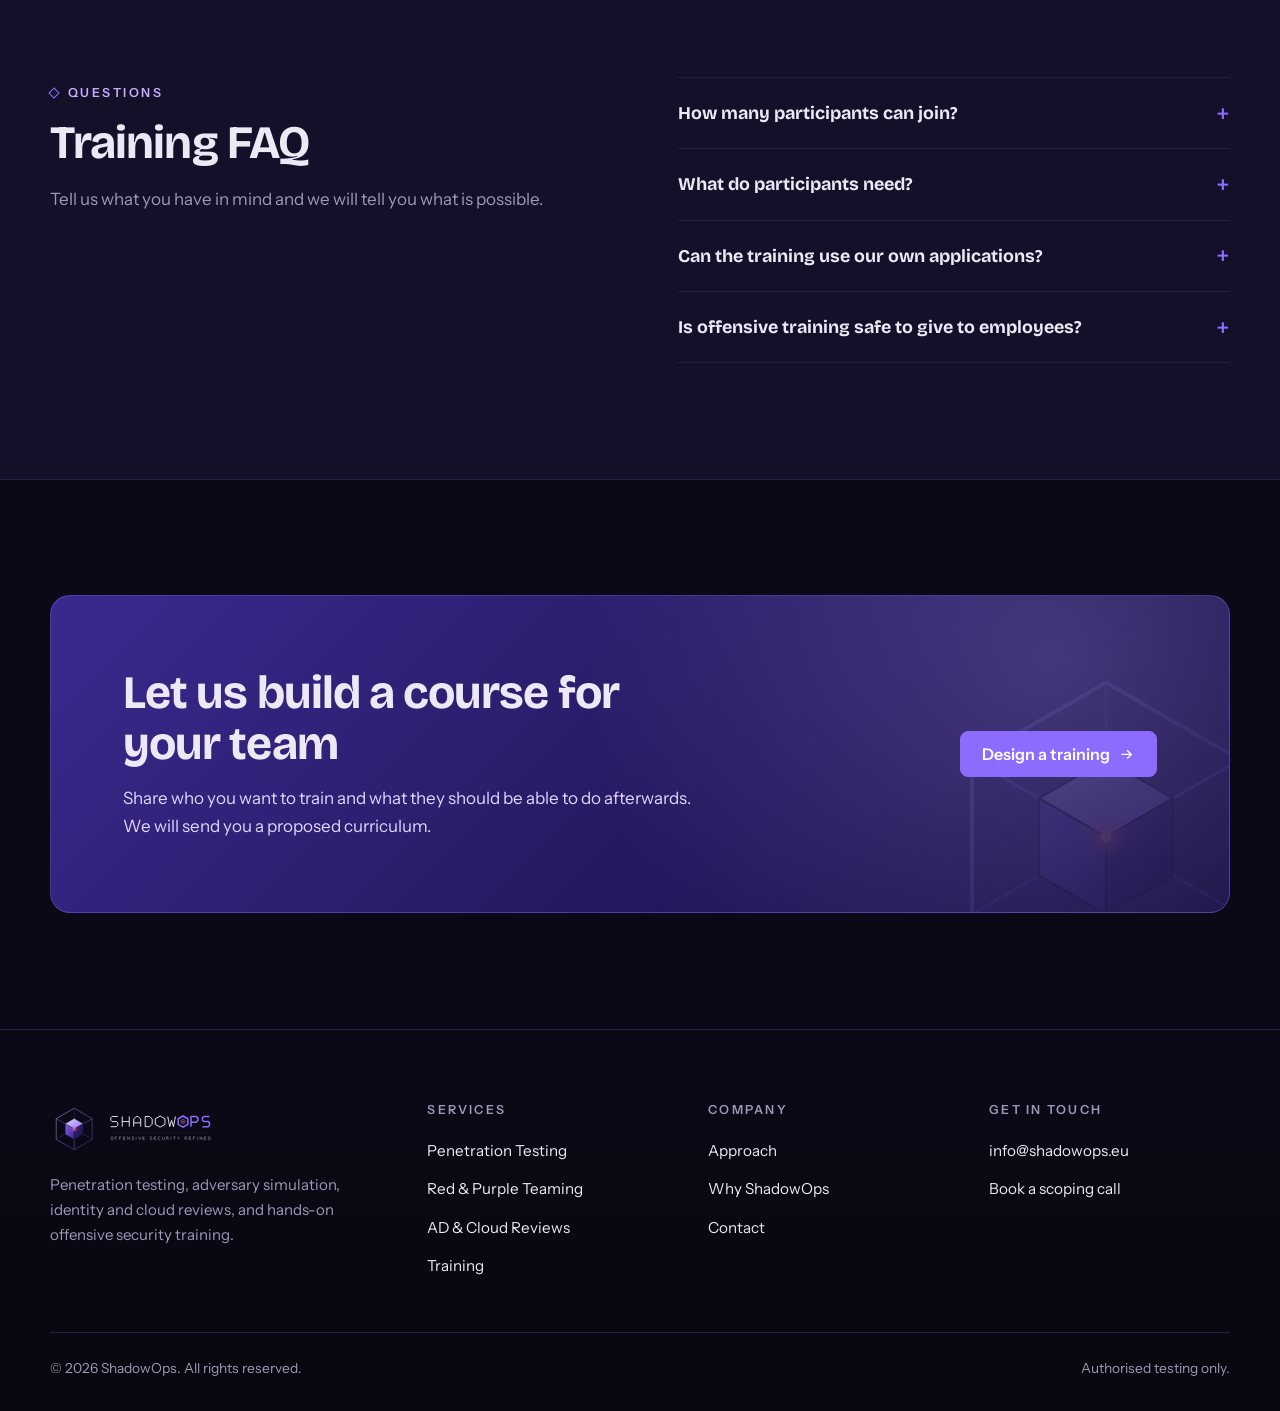
<file: training.html>
<!DOCTYPE html>
<html lang="en">
<head>
<meta charset="utf-8">
<meta name="viewport" content="width=device-width, initial-scale=1">
<title>Custom Hands-On Offensive Security Training | ShadowOps</title>
<meta name="description" content="Custom, lab-driven offensive security training for developers, administrators, SOC analysts and pentesters, built around your technology stack and taught by active practitioners.">
<meta name="theme-color" content="#0B0916">
<link rel="icon" href="favicon.svg" type="image/svg+xml">
<link rel="icon" href="favicon.ico" sizes="48x48">
<link rel="apple-touch-icon" href="apple-touch-icon.png">
<link rel="manifest" href="site.webmanifest">
<meta property="og:type" content="website">
<meta property="og:site_name" content="ShadowOps">
<meta property="og:title" content="Custom Hands-On Offensive Security Training | ShadowOps">
<meta property="og:description" content="Custom, lab-driven offensive security training for developers, administrators, SOC analysts and pentesters, built around your technology stack and taught by active practitioners.">
<meta property="og:image" content="assets/brand/og-image.png">
<meta name="twitter:card" content="summary_large_image">
<link rel="preconnect" href="https://fonts.googleapis.com">
<link rel="preconnect" href="https://fonts.gstatic.com" crossorigin>
<link href="https://fonts.googleapis.com/css2?family=Bricolage+Grotesque:opsz,wght@12..96,500;12..96,700;12..96,800&family=Instrument+Sans:wght@400;500;600&display=swap" rel="stylesheet">
<link rel="stylesheet" href="assets/css/site.css">
</head>
<body>
<a class="skip" href="#main">Skip to content</a>

<header class="site-header">
  <div class="wrap">
    <a class="brand" href="index.html" aria-label="ShadowOps home"><img src="assets/brand/shadowops-logo-horizontal-dark.svg" alt="ShadowOps – Offensive Security Refined" width="142" height="46"></a>
    <button class="menu-toggle" aria-expanded="false" aria-controls="nav" aria-label="Open menu">
      <svg class="open" viewBox="0 0 24 24" fill="none" stroke="currentColor" stroke-width="2" stroke-linecap="round"><path d="M4 7h16M4 12h16M4 17h16"/></svg>
      <svg class="close" viewBox="0 0 24 24" fill="none" stroke="currentColor" stroke-width="2" stroke-linecap="round"><path d="M6 6l12 12M18 6 6 18"/></svg>
    </button>
    <nav class="nav" id="nav" aria-label="Main">
      <div class="nav-drop current">
        <button type="button" aria-expanded="false" aria-controls="mega">Services <svg viewBox="0 0 24 24" fill="none" stroke="currentColor" stroke-width="2.4"><path d="m6 9 6 6 6-6"/></svg></button>
        <div class="mega" id="mega">
          <a href="penetration-testing.html"><span class="ico"><svg viewBox="0 0 24 24" fill="none" stroke="currentColor" stroke-width="1.8" stroke-linecap="round"><circle cx="12" cy="12" r="8"/><circle cx="12" cy="12" r="3"/><path d="M12 1v4M12 19v4M1 12h4M19 12h4"/></svg></span><strong>Penetration Testing</strong><span>Networks, systems, web applications and APIs</span></a>
          <a href="adversary-simulation.html"><span class="ico"><svg viewBox="0 0 24 24" fill="none" stroke="currentColor" stroke-width="1.8"><circle cx="9" cy="12" r="6"/><circle cx="15" cy="12" r="6"/></svg></span><strong>Red &amp; Purple Teaming</strong><span>Adversary simulation and detection tuning</span></a>
          <a href="security-reviews.html"><span class="ico"><svg viewBox="0 0 24 24" fill="none" stroke="currentColor" stroke-width="1.8" stroke-linejoin="round"><rect x="9" y="2" width="6" height="5" rx="1"/><rect x="2" y="17" width="6" height="5" rx="1"/><rect x="16" y="17" width="6" height="5" rx="1"/><path d="M12 7v5M5 17v-5h14v5"/></svg></span><strong>Active Directory &amp; Cloud</strong><span>Identity and configuration reviews</span></a>
          <a href="training.html" aria-current="page"><span class="ico"><svg viewBox="0 0 24 24" fill="none" stroke="currentColor" stroke-width="1.8" stroke-linecap="round" stroke-linejoin="round"><rect x="2" y="4" width="20" height="16" rx="2"/><path d="m6 9 3 3-3 3M12 15h5"/></svg></span><strong>Offensive Security Training</strong><span>Custom, hands-on courses for your team</span></a>
        </div>
      </div>
      <a href="index.html#approach">Approach</a>
      <a href="index.html#why">Why ShadowOps</a>
      <a href="contact.html">Contact</a>
      <a class="btn" href="contact.html">Book a scoping call</a>
    </nav>
  </div>
</header>

<main id="main">
  <section class="page-hero grid-bg">
    <div class="wrap split">
      <div data-enter>
        <ol class="crumbs"><li><a href="index.html">Home</a></li><li><a href="index.html#services">Services</a></li><li aria-current="page">Training</li></ol>
        <p class="eyebrow">04 / Train</p>
        <h1>Hands-on offensive security training, built for your team</h1>
        <p class="lead">Your people learn to attack by attacking. Our courses are taught by consultants who do this work every week, and are tailored to your technology, your skill level and the threats you face.</p>
        <div class="btn-row">
          <a class="btn" href="contact.html?service=Training">Design a training <svg viewBox="0 0 24 24" fill="none" stroke="currentColor" stroke-width="2"><path d="M5 12h14M13 6l6 6-6 6"/></svg></a>
        </div>
        <nav class="jump" aria-label="On this page"><a href="#tracks">Course tracks</a><a href="#format">Format</a><a href="#custom">How we tailor it</a></nav>
      </div>
      <div class="visual" data-enter>
        <div class="visual-bar"><i></i><i></i><i></i><span>lab-03 / ad-attacks · student-07</span></div>
        <div class="term" aria-hidden="true">
          <div class="c"># Objective: compromise the CORP domain</div>
          <div class="c"># Hint: look at certificate templates</div>
          <div><span class="p">$</span> find-templates --vulnerable</div>
          <div>  <span class="w">[!]</span> UserAuth-Legacy  ESC1  enrollee supplies subject</div>
          <div><span class="p">$</span> request-cert --template UserAuth-Legacy --upn administrator</div>
          <div>  <span class="ok">[+]</span> certificate issued: administrator.pfx</div>
          <div><span class="p">$</span> authenticate --pfx administrator.pfx</div>
          <div>  <span class="ok">[+]</span> TGT obtained for CORP\administrator</div>
          <div>  <span class="bad">[✓]</span> flag{templates_are_tier_zero}</div>
          <div class="c"># Next: write the detection for what you just did</div>
          <div><span class="p">$</span> <span class="caret"></span></div>
        </div>
      </div>
    </div>
  </section>

  <section id="tracks">
    <div class="wrap">
      <div class="section-head">
        <div><p class="eyebrow">Course tracks</p><h2>Starting points we shape around you</h2></div>
        <p class="sub">Every course is customised. These tracks show the ground we cover; we mix modules and set the depth to match your audience.</p>
      </div>
      <div class="tracks">
        <article class="track">
          <div class="lvl" aria-label="Level: foundation to intermediate"><i class="on"></i><i class="on"></i><i></i></div>
          <h3>Web &amp; API hacking</h3>
          <p>For developers, QA and AppSec teams who want to understand how their applications get broken.</p>
          <ul><li>OWASP Top 10 and API Top 10 in practice</li><li>Authentication, authorisation and session flaws</li><li>Injection, SSRF and deserialisation</li><li>Secure coding fixes for every attack</li></ul>
        </article>
        <article class="track">
          <div class="lvl" aria-label="Level: intermediate"><i class="on"></i><i class="on"></i><i></i></div>
          <h3>Active Directory &amp; infrastructure attacks</h3>
          <p>For system administrators, engineers and blue teams who manage or defend Windows environments.</p>
          <ul><li>Enumeration and attack path mapping</li><li>Kerberos attacks and credential abuse</li><li>AD CS exploitation</li><li>Hardening and detection for each technique</li></ul>
        </article>
        <article class="track">
          <div class="lvl" aria-label="Level: advanced"><i class="on"></i><i class="on"></i><i class="on"></i></div>
          <h3>Red team tradecraft</h3>
          <p>For pentesters, red teamers and detection engineers who want to go deeper.</p>
          <ul><li>Initial access and payload development</li><li>EDR internals and evasion concepts</li><li>Command and control infrastructure</li><li>Operating safely and covertly</li></ul>
        </article>
        <article class="track">
          <div class="lvl" aria-label="Level: foundation to intermediate"><i class="on"></i><i class="on"></i><i></i></div>
          <h3>Cloud attacks</h3>
          <p>For cloud engineers and platform teams running Azure, Microsoft 365 or AWS.</p>
          <ul><li>Entra ID and Azure attack techniques</li><li>AWS IAM privilege escalation</li><li>Abusing CI/CD and secrets</li><li>Cloud logging and detection</li></ul>
        </article>
        <article class="track">
          <div class="lvl" aria-label="Level: intermediate"><i class="on"></i><i class="on"></i><i></i></div>
          <h3>Offence for defenders</h3>
          <p>For SOC analysts and incident responders who want to recognise attacks from the inside.</p>
          <ul><li>Running the attacks you hunt for</li><li>Mapping activity to MITRE ATT&amp;CK</li><li>Writing and testing detection rules</li><li>Purple team exercises in the lab</li></ul>
        </article>
        <article class="track">
          <div class="lvl" aria-label="Level: any"><i class="on"></i><i></i><i></i></div>
          <h3>Fully custom</h3>
          <p>Something specific in mind? A technology, a recent incident or a capture-the-flag event for your team.</p>
          <ul><li>Built from your requirements</li><li>Based on your own stack where possible</li><li>From a half-day workshop to a full week</li><li>Optional CTF to close the course</li></ul>
        </article>
      </div>
    </div>
  </section>

  <section class="band" id="format">
    <div class="wrap">
      <div class="section-head"><div><p class="eyebrow">Format</p><h2>How our training works</h2></div><p class="sub">Little slideware, lots of keyboard time. Participants leave with skills they can use the next morning.</p></div>
      <div class="features">
        <div class="feature"><span class="k">// 70% labs</span><h3>Hands-on first</h3><p>Most of the time is spent in lab environments, attacking realistic systems step by step.</p></div>
        <div class="feature"><span class="k">// your stack</span><h3>Realistic labs</h3><p>Dedicated lab environments that mirror the technologies your team works with.</p></div>
        <div class="feature"><span class="k">// practitioners</span><h3>Taught by testers</h3><p>Trainers who run real engagements, sharing what works in the field today.</p></div>
        <div class="feature"><span class="k">// on-site or remote</span><h3>Flexible delivery</h3><p>At your office, at a venue of your choice, or remote with shared lab access.</p></div>
      </div>
    </div>
  </section>

  <section id="custom">
    <div class="wrap">
      <div class="section-head"><div><p class="eyebrow">How we tailor it</p><h2>From first call to final lab</h2></div><p class="sub">A custom course does not have to take months to prepare. Here is how we get from your goals to a finished training.</p></div>
      <ol class="steps">
        <li><h3>Intake</h3><p>We discuss your audience, goals, technology and preferred format.</p></li>
        <li><h3>Skills check</h3><p>An optional short assessment so we set the right starting level.</p></li>
        <li><h3>Curriculum</h3><p>You receive a proposed outline with modules, labs and timing to review.</p></li>
        <li><h3>Delivery</h3><p>Hands-on sessions with labs, exercises and an optional capture-the-flag.</p></li>
        <li><h3>Follow-up</h3><p>Course materials, lab write-ups and feedback on how your team performed.</p></li>
      </ol>
    </div>
  </section>

  <section class="band" id="faq">
    <div class="wrap split top">
      <div><p class="eyebrow">Questions</p><h2>Training FAQ</h2><p class="sub">Tell us what you have in mind and we will tell you what is possible.</p></div>
      <div class="faq">
        <details><summary>How many participants can join?</summary><p>We recommend six to sixteen participants per trainer so everyone gets individual attention during the labs.</p></details>
        <details><summary>What do participants need?</summary><p>A laptop with a modern browser and, for some tracks, a virtual machine we provide. Labs are hosted, so no complex setup is needed.</p></details>
        <details><summary>Can the training use our own applications?</summary><p>Yes. Using your own code or a copy of your environment makes the training even more relevant. We can also build labs that closely resemble it.</p></details>
        <details><summary>Is offensive training safe to give to employees?</summary><p>Every course covers the legal and ethical framework for security testing, and all exercises take place in isolated lab environments.</p></details>
      </div>
    </div>
  </section>

  <section id="start">
    <div class="wrap">
      <div class="cta-band">
        <img class="cube" src="assets/brand/shadowops-mark-dark.svg" alt="" aria-hidden="true" width="340" height="340">
        <div><h2>Let us build a course for your team</h2><p>Share who you want to train and what they should be able to do afterwards. We will send you a proposed curriculum.</p></div>
        <div class="btn-row"><a class="btn" href="contact.html?service=Training">Design a training <svg viewBox="0 0 24 24" fill="none" stroke="currentColor" stroke-width="2"><path d="M5 12h14M13 6l6 6-6 6"/></svg></a></div>
      </div>
    </div>
  </section>
</main>

<footer class="site-footer">
  <div class="wrap">
    <div class="foot">
      <div>
        <img src="assets/brand/shadowops-logo-horizontal-dark.svg" alt="ShadowOps" width="166" height="54">
        <p>Penetration testing, adversary simulation, identity and cloud reviews, and hands-on offensive security training.</p>
      </div>
      <div>
        <h4>Services</h4>
        <ul>
          <li><a href="penetration-testing.html">Penetration Testing</a></li>
          <li><a href="adversary-simulation.html">Red &amp; Purple Teaming</a></li>
          <li><a href="security-reviews.html">AD &amp; Cloud Reviews</a></li>
          <li><a href="training.html">Training</a></li>
        </ul>
      </div>
      <div>
        <h4>Company</h4>
        <ul>
          <li><a href="index.html#approach">Approach</a></li>
          <li><a href="index.html#why">Why ShadowOps</a></li>
          <li><a href="contact.html">Contact</a></li>
        </ul>
      </div>
      <div>
        <h4>Get in touch</h4>
        <ul>
          <li><a href="mailto:info@shadowops.eu">info@shadowops.eu</a></li>
          <li><a href="contact.html">Book a scoping call</a></li>
        </ul>
      </div>
    </div>
    <div class="foot-bottom">
      <span>© <span data-year>2026</span> ShadowOps. All rights reserved.</span>
      <span>Authorised testing only.</span>
    </div>
  </div>
</footer>

<script src="assets/js/site.js" defer></script>
</body>
</html>
</file>
<file: assets/css/site.css>
/* ShadowOps website — shared styles
   Colours and fonts follow the ShadowOps brand kit (BrandKit/web/brand.css). */

:root{
  --ink:#0B0916; --panel:#14102A; --panel-2:#1A1535; --line:#2A1D47; --midnight:#140D3D; --deep:#3A2A8F;
  --violet:#8B6CFF; --violet-hi:#A08AFF; --orchid:#C4B0FF; --lilac:#E0D6FF;
  --text:#ECE9F5; --muted:#9D98B8; --signal:#FF5D73;
  --sev-critical:#E8334F; --sev-high:#F2762E; --sev-medium:#E9B23A; --sev-low:#4D8BFF; --sev-info:#9D98B8;
  --display:"Bricolage Grotesque","Segoe UI",system-ui,sans-serif;
  --body:"Instrument Sans","Segoe UI",system-ui,sans-serif;
  --mono:ui-monospace,SFMono-Regular,Menlo,Consolas,monospace;
  --radius:14px; --radius-sm:8px;
  --wrap:1180px; --gutter:clamp(1rem,4vw,2.5rem);
  --header-h:76px;
}

*,*::before,*::after{box-sizing:border-box}
*{margin:0}
html{scroll-behavior:smooth;scroll-padding-top:calc(var(--header-h) + 1rem);-webkit-text-size-adjust:100%}
body{background:var(--ink);color:var(--text);font:400 1.0625rem/1.65 var(--body);-webkit-font-smoothing:antialiased}
html{overflow-x:clip}
img,svg{display:block;max-width:100%}
a{color:inherit}
:focus-visible{outline:2px solid var(--violet);outline-offset:3px;border-radius:4px}
::selection{background:var(--violet);color:#fff}
.wrap{width:min(var(--wrap),100% - 2*var(--gutter));margin-inline:auto}
.sr-only{position:absolute;width:1px;height:1px;overflow:hidden;clip:rect(0 0 0 0);white-space:nowrap}
.skip{position:absolute;left:1rem;top:-4rem;z-index:100;background:var(--violet);color:#fff;padding:.6rem 1rem;border-radius:var(--radius-sm);text-decoration:none;font-weight:600}
.skip:focus{top:1rem}

/* ---------- type ---------- */
h1,h2,h3,h4{font-family:var(--display);letter-spacing:-.02em;line-height:1.1}
h1{font-weight:800;font-size:clamp(2.5rem,6.4vw,5.2rem);line-height:.98;letter-spacing:-.035em}
h2{font-weight:700;font-size:clamp(1.9rem,3.8vw,2.9rem)}
h3{font-weight:700;font-size:1.3rem}
.eyebrow{display:inline-flex;align-items:center;gap:.6rem;font:600 .78rem var(--body);letter-spacing:.2em;text-transform:uppercase;color:var(--orchid);margin-bottom:1.1rem}
.eyebrow::before{content:"";width:.5rem;height:.5rem;border:1.5px solid var(--violet);transform:rotate(45deg)}
.lead{font-size:clamp(1.08rem,1.6vw,1.25rem);color:var(--muted);max-width:52ch}
.sub{margin-top:1rem;color:var(--muted);max-width:58ch}
.accent{color:var(--violet)}
.mono{font-family:var(--mono)}

/* ---------- buttons ---------- */
.btn{display:inline-flex;align-items:center;justify-content:center;gap:.55rem;min-height:46px;padding:.7rem 1.3rem;border:1px solid var(--violet);border-radius:var(--radius-sm);background:var(--violet);color:#fff;font:600 1rem var(--body);text-decoration:none;cursor:pointer;transition:background .2s,border-color .2s,transform .15s,box-shadow .2s}
.btn:hover{background:var(--violet-hi);border-color:var(--violet-hi);transform:translateY(-1px);box-shadow:0 8px 28px -10px rgba(139,108,255,.7)}
.btn:active{transform:translateY(1px)}
.btn svg{width:1.05em;height:1.05em;transition:transform .2s}
.btn:hover svg{transform:translateX(3px)}
.btn.ghost{background:transparent;border-color:var(--line);color:var(--text)}
.btn.ghost:hover{border-color:var(--violet);box-shadow:none}
.btn-row{display:flex;gap:.8rem;flex-wrap:wrap}
.link-arrow{display:inline-flex;align-items:center;gap:.45rem;color:var(--orchid);font-weight:600;text-decoration:none;background:linear-gradient(currentColor,currentColor) 0 100%/0 1px no-repeat;transition:background-size .25s,color .2s}
.link-arrow:hover{background-size:100% 1px;color:var(--lilac)}
.link-arrow svg{width:1em;height:1em;transition:transform .2s}
.link-arrow:hover svg{transform:translateX(3px)}

/* ---------- header ---------- */
/* the blur lives on ::before so the fixed mobile menu is not trapped inside the header box */
.site-header{position:sticky;top:0;z-index:50;height:var(--header-h);display:flex;align-items:center;border-bottom:1px solid transparent;transition:border-color .2s}
.site-header::before{content:"";position:absolute;inset:0;z-index:-1;background:rgba(11,9,22,.72);backdrop-filter:blur(14px) saturate(140%);-webkit-backdrop-filter:blur(14px) saturate(140%);transition:background .2s}
.site-header.scrolled{border-bottom-color:var(--line)}
.site-header.scrolled::before,.menu-open .site-header::before{background:rgba(11,9,22,.94)}
.site-header .wrap{display:flex;align-items:center;justify-content:space-between;gap:1.5rem}
.brand{display:flex;align-items:center;text-decoration:none;flex-shrink:0}
.brand img{height:46px;width:auto}
.nav{display:flex;align-items:center;gap:.3rem}
.nav>a,.nav-drop>button{display:inline-flex;align-items:center;gap:.35rem;min-height:44px;padding:.4rem .85rem;border:0;background:none;border-radius:var(--radius-sm);color:var(--muted);font:500 .98rem var(--body);text-decoration:none;cursor:pointer;transition:color .2s,background .2s}
.nav>a:hover,.nav-drop>button:hover,.nav>a[aria-current="page"],.nav-drop.current>button{color:var(--text)}
.nav-drop{position:relative}
.nav-drop>button svg{width:.8rem;height:.8rem;transition:transform .2s}
.nav-drop.open>button svg{transform:rotate(180deg)}
.mega{position:absolute;top:calc(100% + .6rem);left:50%;width:min(720px,90vw);transform:translate(-50%,6px);opacity:0;visibility:hidden;transition:opacity .18s,transform .18s,visibility .18s;background:var(--panel);border:1px solid var(--line);border-radius:var(--radius);padding:.6rem;display:grid;grid-template-columns:1fr 1fr;gap:.25rem;box-shadow:0 30px 60px -20px rgba(0,0,0,.6)}
.nav-drop.open .mega{opacity:1;visibility:visible;transform:translate(-50%,0)}
.mega a{display:grid;grid-template-columns:2.4rem 1fr;gap:.2rem .85rem;padding:.85rem;border-radius:10px;text-decoration:none;transition:background .2s}
.mega a:hover,.mega a:focus-visible{background:var(--panel-2)}
.mega .ico{grid-row:span 2;width:2.4rem;height:2.4rem;border-radius:9px;background:var(--midnight);border:1px solid var(--line);display:grid;place-items:center;color:var(--violet)}
.mega .ico svg{width:1.2rem;height:1.2rem}
.mega strong{font:700 1rem var(--display);color:var(--text)}
.mega span{font-size:.88rem;color:var(--muted);line-height:1.45}
.nav>a.btn{margin-left:.6rem;min-height:42px;padding:.5rem 1.05rem;font-size:.95rem;background:var(--violet);border:1px solid var(--violet);color:#fff;font-weight:600}
.nav>a.btn:hover{background:var(--violet-hi);color:#fff}
.menu-toggle{display:none;width:46px;height:46px;border:1px solid var(--line);border-radius:var(--radius-sm);background:transparent;color:var(--text);cursor:pointer;place-items:center}
.menu-toggle svg{width:22px;height:22px}
.menu-toggle .close{display:none}
.menu-open .menu-toggle .open{display:none}
.menu-open .menu-toggle .close{display:block}

@media (max-width:920px){
  .menu-toggle{display:grid}
  .nav{position:fixed;inset:var(--header-h) 0 0 0;flex-direction:column;align-items:stretch;gap:0;padding:1rem var(--gutter) 2rem;background:var(--ink);overflow-y:auto;transform:translateX(100%);visibility:hidden;transition:transform .25s,visibility .25s}
  .menu-open .nav{transform:none;visibility:visible}
  .nav>a,.nav-drop>button{width:100%;justify-content:space-between;padding:1rem 0;border-bottom:1px solid var(--line);border-radius:0;font-size:1.15rem;color:var(--text)}
  .mega{position:static;width:100%;transform:none;opacity:1;visibility:visible;display:none;grid-template-columns:1fr;background:transparent;border:0;box-shadow:none;padding:.4rem 0}
  .nav-drop.open .mega{display:grid;transform:none}
  .mega a{padding:.7rem 0}
  .nav>a.btn{margin:1.5rem 0 0;min-height:52px;padding:.8rem 1rem;justify-content:center;border:1px solid var(--violet);border-radius:var(--radius-sm);font-size:1.05rem}
  .menu-open{overflow:hidden}
}

/* ---------- sections ---------- */
main>section{padding:clamp(4.5rem,9vw,7.5rem) 0}
.section-head{display:grid;grid-template-columns:minmax(0,1.1fr) minmax(0,.9fr);gap:1.5rem 4rem;align-items:end;margin-bottom:clamp(2.5rem,5vw,3.75rem)}
.section-head .sub{margin-top:0}
@media (max-width:820px){.section-head{grid-template-columns:1fr}}
.band{background:var(--panel);border-block:1px solid var(--line)}

/* grid backdrop shared by heroes */
.grid-bg{position:relative;isolation:isolate;overflow:hidden}
.grid-bg::before{content:"";position:absolute;inset:0;z-index:-2;background:
  linear-gradient(var(--line) 1px,transparent 1px) 0 0/56px 56px,
  linear-gradient(90deg,var(--line) 1px,transparent 1px) 0 0/56px 56px;opacity:.55;
  -webkit-mask-image:radial-gradient(ellipse 80% 70% at 60% 40%,#000 10%,transparent 75%);mask-image:radial-gradient(ellipse 80% 70% at 60% 40%,#000 10%,transparent 75%)}
.grid-bg::after{content:"";position:absolute;inset:0;z-index:-1;background:radial-gradient(circle 520px at 78% 30%,rgba(139,108,255,.16),transparent 70%);pointer-events:none}

/* ---------- home hero ---------- */
.hero{min-height:calc(100svh - var(--header-h));display:flex;align-items:center}
.hero::after{background:radial-gradient(circle 440px at var(--x,72%) var(--y,40%),rgba(139,108,255,.18),transparent 70%)}
.hero .wrap{position:relative;z-index:2;padding:3rem 0 4rem}
.hero h1{max-width:15ch;font-size:clamp(2.5rem,5.6vw,4.6rem)}
.hero .lead{margin-top:1.6rem}
.hero .btn-row{margin-top:2.2rem}
.hero-facts{margin-top:3rem;display:flex;flex-wrap:wrap;gap:.6rem}
.chip{display:inline-flex;align-items:center;gap:.5rem;padding:.4rem .8rem;border:1px solid var(--line);border-radius:999px;background:rgba(20,16,42,.7);font-size:.88rem;color:var(--muted)}
.chip::before{content:"";width:.4rem;height:.4rem;border-radius:50%;background:var(--violet)}
.hero-mark{position:absolute;right:max(1rem,5vw);top:50%;width:min(36vw,460px);transform:translateY(-50%);z-index:1;pointer-events:none}
.found{position:absolute;inset:0;z-index:1;pointer-events:none;
  -webkit-mask-image:radial-gradient(circle 200px at var(--x,72%) var(--y,40%),#000 30%,transparent 100%);
          mask-image:radial-gradient(circle 200px at var(--x,72%) var(--y,40%),#000 30%,transparent 100%)}
.found span{position:absolute;font:500 .84rem var(--mono);color:var(--signal);white-space:nowrap;padding:.35rem .6rem;border:1px solid rgba(255,93,115,.45);border-radius:6px;background:rgba(255,93,115,.08)}
.found span::before{content:"";display:inline-block;width:.45rem;height:.45rem;border-radius:50%;background:var(--signal);margin-right:.55rem;vertical-align:middle}
.hint{margin-top:1.4rem;color:var(--muted);font-size:.88rem}
@media (max-width:900px){.hero-mark{opacity:.18;right:-18%;width:85vw}.found span{font-size:.74rem}}

/* entrance */
[data-enter]>*{animation:enter .8s cubic-bezier(.2,.7,.2,1) both}
[data-enter]>*:nth-child(2){animation-delay:.08s}
[data-enter]>*:nth-child(3){animation-delay:.16s}
[data-enter]>*:nth-child(4){animation-delay:.24s}
[data-enter]>*:nth-child(5){animation-delay:.32s}
[data-enter]>*:nth-child(6){animation-delay:.4s}
@keyframes enter{from{opacity:0;transform:translateY(18px)}to{opacity:1;transform:none}}

/* ---------- pillar cards (home) ---------- */
.pillars{display:grid;grid-template-columns:repeat(2,minmax(0,1fr));gap:1.25rem}
.pillar{position:relative;display:flex;flex-direction:column;padding:clamp(1.6rem,3vw,2.3rem);border:1px solid var(--line);border-radius:var(--radius);background:linear-gradient(180deg,var(--panel),rgba(20,16,42,.4));text-decoration:none;overflow:hidden;transition:transform .2s,border-color .2s,box-shadow .2s}
.pillar::after{content:"";position:absolute;inset:auto -30% -60% auto;width:70%;aspect-ratio:1;background:radial-gradient(circle,rgba(139,108,255,.18),transparent 65%);opacity:0;transition:opacity .3s;pointer-events:none}
.pillar:hover{transform:translateY(-2px);border-color:rgba(139,108,255,.55);box-shadow:0 24px 50px -28px rgba(139,108,255,.55)}
.pillar:hover::after{opacity:1}
.pillar-top{display:flex;justify-content:space-between;align-items:flex-start;margin-bottom:1.6rem}
.pillar .ico{width:3rem;height:3rem;border-radius:12px;background:var(--midnight);border:1px solid var(--line);display:grid;place-items:center;color:var(--violet)}
.pillar .ico svg{width:1.5rem;height:1.5rem}
.pillar .num{font:500 .85rem var(--mono);color:var(--muted)}
.pillar h3{font-size:clamp(1.45rem,2.4vw,1.85rem)}
.pillar p{margin-top:.7rem;color:var(--muted)}
.pillar ul{list-style:none;padding:0;margin:1.4rem 0 1.8rem;display:flex;flex-wrap:wrap;gap:.45rem}
.pillar li{font-size:.86rem;padding:.3rem .7rem;border-radius:999px;background:var(--midnight);border:1px solid var(--line);color:var(--lilac)}
.pillar .link-arrow{margin-top:auto}
@media (max-width:760px){.pillars{grid-template-columns:1fr}}

/* ---------- why / feature grid ---------- */
.features{display:grid;grid-template-columns:repeat(4,minmax(0,1fr));gap:0;border-top:1px solid var(--line)}
.feature{padding:2rem 1.6rem 0 0}
.feature+.feature{padding-left:1.6rem;border-left:1px solid var(--line)}
.feature .k{font:500 .82rem var(--mono);color:var(--violet);margin-bottom:1.1rem;display:block}
.feature h3{font-size:1.18rem;margin-bottom:.55rem}
.feature p{color:var(--muted);font-size:.97rem}
@media (max-width:980px){.features{grid-template-columns:1fr 1fr}.feature:nth-child(3){padding-left:0;border-left:0}.feature:nth-child(n+3){margin-top:2rem}}
@media (max-width:560px){.features{grid-template-columns:1fr}.feature,.feature+.feature{padding:1.6rem 0 0;border-left:0}.feature+.feature{margin-top:1.4rem;border-top:1px solid var(--line)}}

/* ---------- steps ---------- */
.steps{list-style:none;padding:0;display:grid;grid-template-columns:repeat(5,minmax(0,1fr));counter-reset:s}
.steps li{counter-increment:s;position:relative;padding:3rem 1.4rem 0 0}
.steps li::before{content:"0" counter(s);position:absolute;top:0;left:0;width:2.1rem;height:2.1rem;border-radius:9px;background:var(--midnight);border:1px solid var(--violet);color:var(--orchid);font:600 .8rem/2.05rem var(--mono);text-align:center}
.steps li::after{content:"";position:absolute;top:1.05rem;left:2.6rem;right:.6rem;height:1px;background:linear-gradient(90deg,var(--violet),var(--line))}
.steps li:last-child::after{display:none}
.steps h3{font-size:1.15rem;margin-bottom:.4rem}
.steps p{color:var(--muted);font-size:.95rem;line-height:1.55}
@media (max-width:900px){.steps{grid-template-columns:1fr;gap:1.8rem}.steps li{padding:0 0 0 3.2rem}.steps li::after{display:none}}

/* ---------- report preview ---------- */
.split{display:grid;grid-template-columns:minmax(0,1fr) minmax(0,1fr);gap:clamp(2rem,6vw,5rem);align-items:center}
.split.top{align-items:start}
.split>*,.contact-grid>*,.svc>*{min-width:0}
.term{overflow-x:auto}
@media (max-width:900px){.split{grid-template-columns:1fr}}
.checklist{list-style:none;padding:0;margin-top:1.8rem;display:grid;gap:.9rem}
.checklist li{position:relative;padding-left:2rem;color:var(--text)}
.checklist li::before{content:"";position:absolute;left:0;top:.3rem;width:1.1rem;height:1.1rem;border-radius:5px;border:1.5px solid var(--violet);background:linear-gradient(135deg,rgba(139,108,255,.25),transparent)}
.checklist li::after{content:"";position:absolute;left:.38rem;top:.52rem;width:.35rem;height:.6rem;border:solid var(--orchid);border-width:0 2px 2px 0;transform:rotate(45deg)}
.checklist small{display:block;color:var(--muted);font-size:.92rem}

.report{border:1px solid var(--line);border-radius:var(--radius);background:var(--panel);overflow:hidden;box-shadow:0 40px 80px -40px rgba(0,0,0,.7)}
.report-bar{display:flex;align-items:center;justify-content:space-between;gap:1rem;padding:.9rem 1.2rem;border-bottom:1px solid var(--line);font:500 .8rem var(--mono);color:var(--muted)}
.report-bar .dots{display:flex;gap:.4rem}
.report-bar .dots i{width:.6rem;height:.6rem;border-radius:50%;background:var(--line)}
.report-sum{display:grid;grid-template-columns:repeat(5,1fr);border-bottom:1px solid var(--line)}
.report-sum div{padding:1rem .6rem;text-align:center;border-right:1px solid var(--line)}
.report-sum div:last-child{border-right:0}
.report-sum b{display:block;font:700 1.6rem var(--display)}
.report-sum span{font-size:.72rem;letter-spacing:.06em;text-transform:uppercase;color:var(--muted)}
.finding{display:grid;grid-template-columns:auto 1fr auto;gap:.3rem 1rem;align-items:center;padding:1rem 1.2rem;border-bottom:1px solid var(--line)}
.finding:last-child{border-bottom:0}
.finding .id{font:500 .78rem var(--mono);color:var(--muted)}
.finding .t{font-weight:600;font-size:.97rem}
.finding .d{grid-column:2/4;font-size:.86rem;color:var(--muted)}
.sev{font:600 .7rem var(--body);letter-spacing:.06em;text-transform:uppercase;padding:.25rem .55rem;border-radius:6px;border:1px solid currentColor}
.sev.c{color:var(--sev-critical);background:rgba(232,51,79,.1)}
.sev.h{color:var(--sev-high);background:rgba(242,118,46,.1)}
.sev.m{color:var(--sev-medium);background:rgba(233,178,58,.1)}
.sev.l{color:var(--sev-low);background:rgba(77,139,255,.1)}
.sev.i{color:var(--sev-info);background:rgba(157,152,184,.1)}
@media (max-width:480px){.report-sum b{font-size:1.2rem}.report-sum span{font-size:.6rem;letter-spacing:0}}

/* ---------- CTA band ---------- */
.cta-band{position:relative;overflow:hidden;border-radius:calc(var(--radius) + 6px);padding:clamp(2.5rem,6vw,4.5rem);background:radial-gradient(circle at 85% 20%,rgba(196,176,255,.22),transparent 45%),linear-gradient(135deg,var(--deep),var(--midnight));border:1px solid rgba(139,108,255,.35);display:grid;grid-template-columns:minmax(0,1fr) auto;gap:2rem;align-items:center}
.cta-band h2{max-width:18ch}
.cta-band p{margin-top:.9rem;color:var(--lilac);max-width:52ch}
.cta-band .cube{position:absolute;right:-4%;bottom:-30%;width:340px;opacity:.12;pointer-events:none}
.cta-band .btn-row{position:relative}
.cta-band .btn.ghost{border-color:rgba(224,214,255,.35)}
@media (max-width:820px){.cta-band{grid-template-columns:1fr}}

/* ---------- page hero (service pages) ---------- */
.page-hero{padding:clamp(3.5rem,7vw,6rem) 0 clamp(3.5rem,7vw,5.5rem)}
.page-hero .split{align-items:center}
.crumbs{display:flex;flex-wrap:wrap;gap:.5rem;font-size:.88rem;color:var(--muted);margin-bottom:1.6rem;list-style:none;padding:0}
.crumbs a{text-decoration:none;color:var(--muted)}
.crumbs a:hover{color:var(--text)}
.crumbs li+li::before{content:"/";margin-right:.5rem;color:var(--line)}
.page-hero h1{font-size:clamp(2.4rem,5.4vw,4.4rem);max-width:14ch}
.page-hero .lead{margin-top:1.4rem}
.page-hero .btn-row{margin-top:2rem}
.jump{display:flex;flex-wrap:wrap;gap:.5rem;margin-top:2rem}
.jump a{font-size:.88rem;padding:.45rem .85rem;min-height:36px;display:inline-flex;align-items:center;border:1px solid var(--line);border-radius:999px;text-decoration:none;color:var(--muted);transition:border-color .2s,color .2s}
.jump a:hover{border-color:var(--violet);color:var(--text)}

/* visual panel */
.visual{position:relative;border:1px solid var(--line);border-radius:var(--radius);background:linear-gradient(180deg,var(--panel),var(--ink));padding:1.4rem;box-shadow:0 40px 80px -40px rgba(0,0,0,.7)}
.visual-bar{display:flex;align-items:center;gap:.4rem;margin:-.3rem 0 1.1rem;font:500 .78rem var(--mono);color:var(--muted)}
.visual-bar i{width:.6rem;height:.6rem;border-radius:50%;background:var(--line)}
.visual-bar span{margin-left:.6rem}

/* terminal */
.term{font:400 .86rem/1.75 var(--mono);color:var(--lilac);overflow:hidden}
.term .p{color:var(--violet)}
.term .c{color:var(--muted)}
.term .ok{color:#7EE2B8}
.term .bad{color:var(--signal)}
.term .w{color:var(--sev-medium)}
.term div{white-space:pre;overflow:hidden;text-overflow:ellipsis}
.caret{display:inline-block;width:.55em;height:1.1em;background:var(--violet);vertical-align:-.2em;animation:blink 1.1s steps(1) infinite}
@keyframes blink{50%{opacity:0}}

/* ---------- service detail blocks ---------- */
.svc{display:grid;grid-template-columns:minmax(0,.85fr) minmax(0,1.15fr);gap:clamp(2rem,5vw,4.5rem);padding:clamp(3rem,6vw,4.5rem) 0;border-top:1px solid var(--line)}
.svc:first-of-type{border-top:0;padding-top:0}
.svc-head .tag{font:500 .8rem var(--mono);color:var(--violet);display:block;margin-bottom:.9rem}
.svc-head h3{font-size:clamp(1.6rem,3vw,2.2rem)}
.svc-head p{margin-top:1rem;color:var(--muted)}
.svc-head .meta{margin-top:1.6rem;display:grid;gap:.6rem;font-size:.92rem}
.svc-head .meta div{display:flex;gap:.6rem;align-items:baseline}
.svc-head .meta dt{color:var(--muted);min-width:7.5rem;flex-shrink:0}
.svc-head .meta dd{color:var(--text)}
.svc-body{display:grid;grid-template-columns:1fr 1fr;gap:1rem}
.tile{padding:1.4rem;border:1px solid var(--line);border-radius:var(--radius);background:var(--panel);transition:border-color .2s}
.tile:hover{border-color:rgba(139,108,255,.45)}
.tile h4{font-size:1.06rem;margin-bottom:.45rem;display:flex;align-items:center;gap:.6rem}
.tile h4 svg{width:1.15rem;height:1.15rem;color:var(--violet);flex-shrink:0}
.tile p{color:var(--muted);font-size:.94rem;line-height:1.55}
.tile.wide{grid-column:1/-1}
@media (max-width:900px){.svc{grid-template-columns:1fr}}
@media (max-width:560px){.svc-body{grid-template-columns:1fr}}

/* ---------- tracks (training) ---------- */
.tracks{display:grid;grid-template-columns:repeat(3,minmax(0,1fr));gap:1.25rem}
.track{display:flex;flex-direction:column;padding:1.8rem;border:1px solid var(--line);border-radius:var(--radius);background:var(--panel);transition:transform .2s,border-color .2s}
.track:hover{transform:translateY(-2px);border-color:rgba(139,108,255,.5)}
.track .lvl{display:flex;gap:.25rem;margin-bottom:1.3rem}
.track .lvl i{width:1.4rem;height:.35rem;border-radius:2px;background:var(--line)}
.track .lvl i.on{background:var(--violet)}
.track h3{font-size:1.3rem}
.track p{color:var(--muted);margin-top:.6rem;font-size:.96rem}
.track ul{margin-top:1.2rem;padding-left:1.1rem;color:var(--lilac);font-size:.93rem;display:grid;gap:.35rem}
.track ul li::marker{color:var(--violet)}
@media (max-width:980px){.tracks{grid-template-columns:1fr}}

/* ---------- other services ---------- */
.others{display:grid;grid-template-columns:repeat(3,minmax(0,1fr));gap:1rem}
.other{display:flex;align-items:center;gap:1rem;padding:1.2rem 1.3rem;border:1px solid var(--line);border-radius:var(--radius);background:var(--panel);text-decoration:none;transition:transform .2s,border-color .2s}
.other:hover{transform:translateY(-2px);border-color:rgba(139,108,255,.5)}
.other .ico{width:2.6rem;height:2.6rem;flex-shrink:0;border-radius:10px;background:var(--midnight);border:1px solid var(--line);display:grid;place-items:center;color:var(--violet)}
.other .ico svg{width:1.25rem;height:1.25rem}
.other strong{display:block;font:700 1.05rem var(--display)}
.other span{font-size:.86rem;color:var(--muted)}
@media (max-width:900px){.others{grid-template-columns:1fr}}

/* ---------- standards strip ---------- */
.standards{display:flex;flex-wrap:wrap;gap:.6rem;margin-top:2rem}
.standards span{font:500 .82rem var(--mono);padding:.45rem .8rem;border:1px dashed var(--line);border-radius:var(--radius-sm);color:var(--lilac)}

/* ---------- FAQ ---------- */
.faq{border-top:1px solid var(--line)}
.faq details{border-bottom:1px solid var(--line)}
.faq summary{list-style:none;cursor:pointer;display:flex;justify-content:space-between;align-items:center;gap:1rem;padding:1.35rem 0;font:700 1.12rem var(--display);transition:color .2s}
.faq summary::-webkit-details-marker{display:none}
.faq summary::after{content:"+";font:400 1.7rem/1 var(--display);color:var(--violet);transition:transform .25s;flex-shrink:0}
.faq details[open] summary::after{transform:rotate(45deg)}
.faq summary:hover{color:var(--orchid)}
.faq details p{padding:0 0 1.4rem;color:var(--muted);max-width:70ch}

/* ---------- contact ---------- */
.contact-grid{display:grid;grid-template-columns:minmax(0,.9fr) minmax(0,1.1fr);gap:clamp(2rem,6vw,5rem);align-items:start}
@media (max-width:900px){.contact-grid{grid-template-columns:1fr}}
.contact-info{display:grid;gap:1.2rem;margin-top:2rem}
.contact-info div{padding:1.2rem 1.3rem;border:1px solid var(--line);border-radius:var(--radius);background:var(--panel)}
.contact-info dt{font-size:.8rem;letter-spacing:.14em;text-transform:uppercase;color:var(--muted);margin-bottom:.3rem}
.contact-info dd a{text-decoration:none;font-weight:600;color:var(--orchid)}
.contact-info dd a:hover{text-decoration:underline}
form.card{padding:clamp(1.5rem,3.5vw,2.4rem);border:1px solid var(--line);border-radius:var(--radius);background:var(--panel);display:grid;gap:1.1rem}
.field-row{display:grid;grid-template-columns:1fr 1fr;gap:1.1rem}
@media (max-width:560px){.field-row{grid-template-columns:1fr}}
label{display:grid;gap:.45rem;font-weight:500;font-size:.95rem}
label .opt{color:var(--muted);font-weight:400}
input,textarea,select{font:400 1rem var(--body);color:var(--text);background:var(--ink);border:1px solid var(--line);border-radius:var(--radius-sm);padding:.8rem .9rem;width:100%;min-height:48px;transition:border-color .2s}
input:hover,textarea:hover,select:hover{border-color:#3d2d63}
input:focus,textarea:focus,select:focus{outline:2px solid var(--violet);outline-offset:1px;border-color:transparent}
select{appearance:none;background-image:url("data:image/svg+xml,%3Csvg xmlns='http://www.w3.org/2000/svg' viewBox='0 0 24 24' fill='none' stroke='%239D98B8' stroke-width='2'%3E%3Cpath d='m6 9 6 6 6-6'/%3E%3C/svg%3E");background-repeat:no-repeat;background-position:right .8rem center;background-size:1.1rem;padding-right:2.5rem}
textarea{min-height:8.5rem;resize:vertical}
fieldset{border:0;padding:0;display:grid;gap:.6rem}
legend{font-weight:500;font-size:.95rem;margin-bottom:.5rem}
.checks{display:flex;flex-wrap:wrap;gap:.5rem}
.checks label{display:inline-flex;align-items:center;gap:.5rem;padding:.55rem .85rem;min-height:44px;border:1px solid var(--line);border-radius:999px;cursor:pointer;font-size:.92rem;font-weight:500;color:var(--muted);transition:border-color .2s,color .2s,background .2s}
.checks input{width:auto;min-height:0;accent-color:var(--violet)}
.checks label:has(input:checked){border-color:var(--violet);color:var(--text);background:rgba(139,108,255,.1)}
.note{color:var(--muted);font-size:.88rem}
.form-status{font-size:.92rem;color:var(--orchid)}

/* ---------- footer ---------- */
.site-footer{border-top:1px solid var(--line);padding:clamp(3rem,6vw,4.5rem) 0 2rem;background:linear-gradient(180deg,var(--ink),#08070F)}
.foot{display:grid;grid-template-columns:minmax(0,1.4fr) repeat(3,minmax(0,1fr));gap:2.5rem}
.foot img{height:54px;width:auto}
.foot p{margin-top:1.1rem;color:var(--muted);font-size:.94rem;max-width:34ch}
.foot h4{font:600 .78rem var(--body);letter-spacing:.18em;text-transform:uppercase;color:var(--muted);margin-bottom:1rem}
.foot ul{list-style:none;padding:0;display:grid;gap:.15rem}
.foot ul a{display:inline-flex;align-items:center;min-height:36px;text-decoration:none;color:var(--text);font-size:.95rem;transition:color .2s}
.foot ul a:hover{color:var(--orchid)}
.foot-bottom{margin-top:3rem;padding-top:1.5rem;border-top:1px solid var(--line);display:flex;justify-content:space-between;flex-wrap:wrap;gap:1rem;color:var(--muted);font-size:.86rem}
@media (max-width:860px){.foot{grid-template-columns:1fr 1fr}.foot>div:first-child{grid-column:1/-1}}
@media (max-width:460px){.foot{grid-template-columns:1fr}}

/* ---------- 404 ---------- */
.notfound{min-height:calc(100svh - var(--header-h) - 200px);display:grid;place-items:center;text-align:center}
.notfound h1{max-width:none}
.notfound .mono{color:var(--signal);margin-bottom:1rem;display:block}
.notfound .btn-row{justify-content:center;margin-top:2rem}

@media (prefers-reduced-motion:reduce){
  html{scroll-behavior:auto}
  *,*::before,*::after{animation:none!important;transition:none!important}
}
</file>
